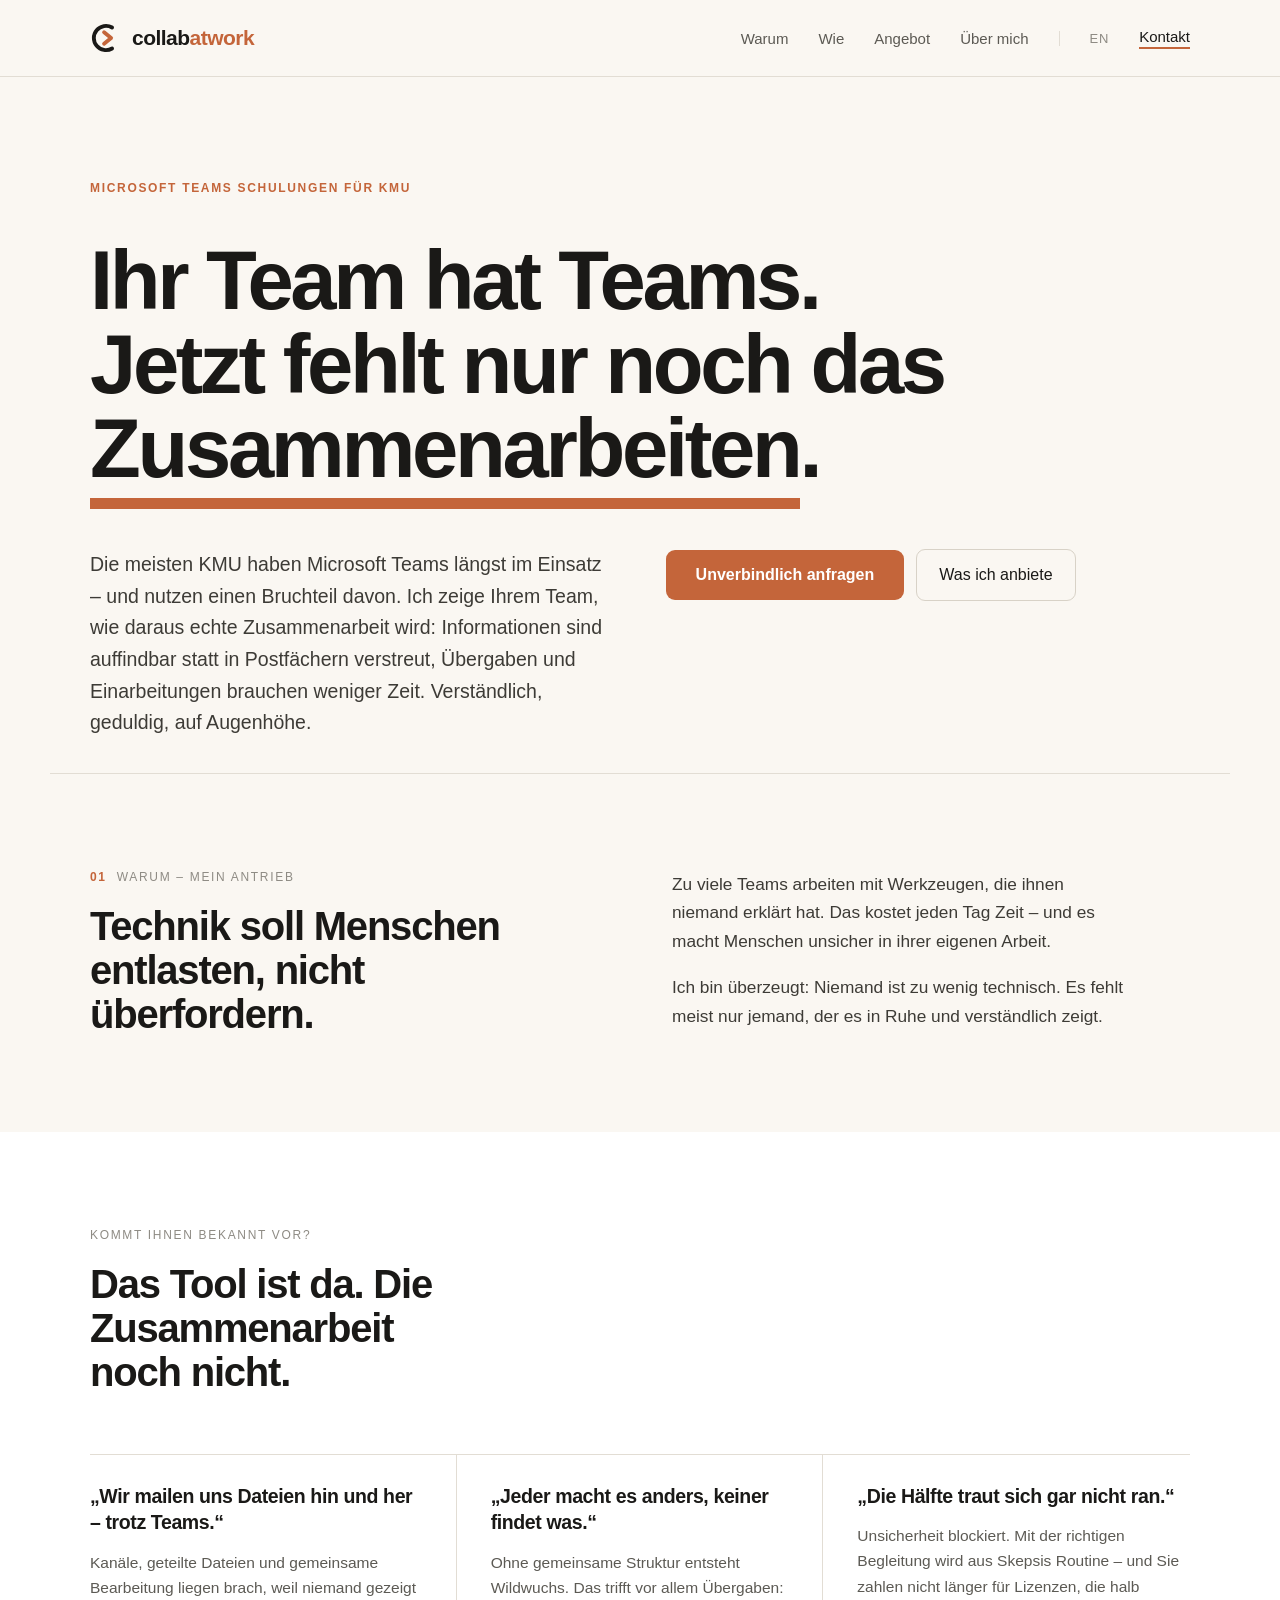
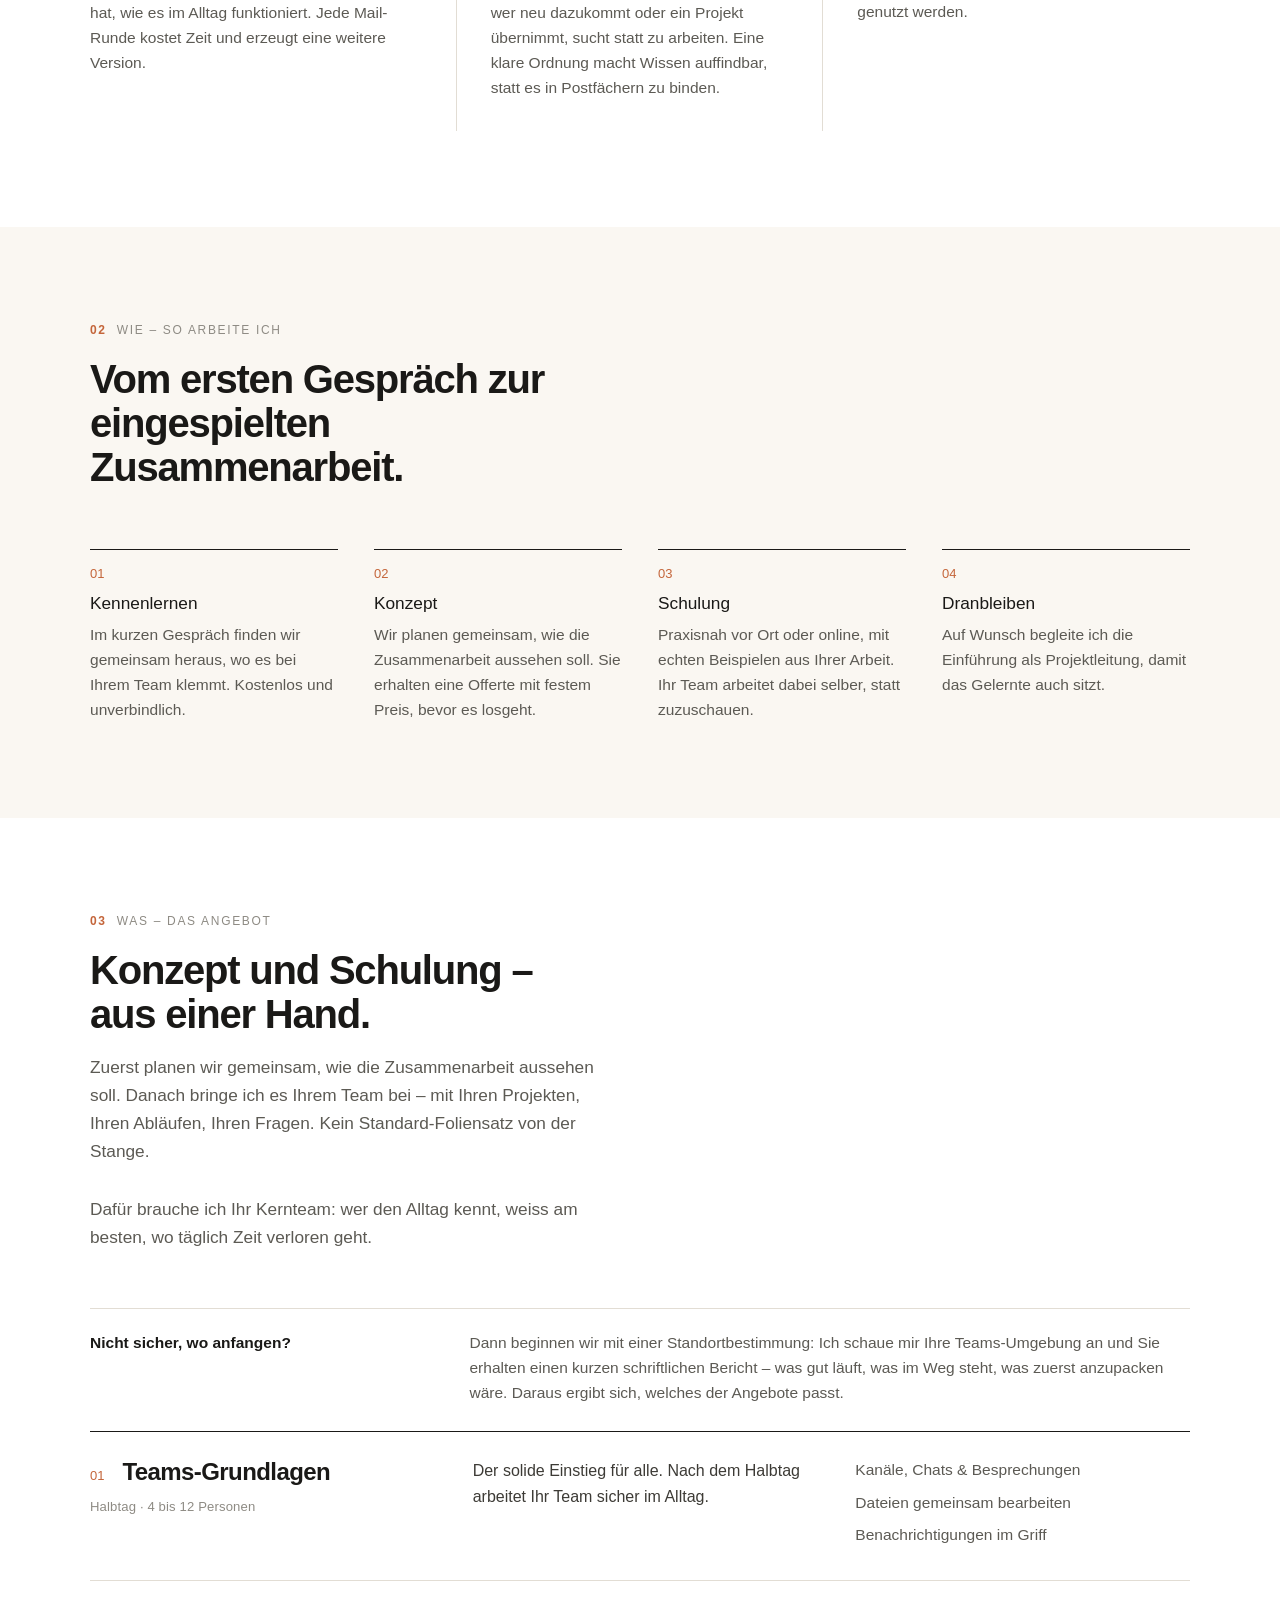
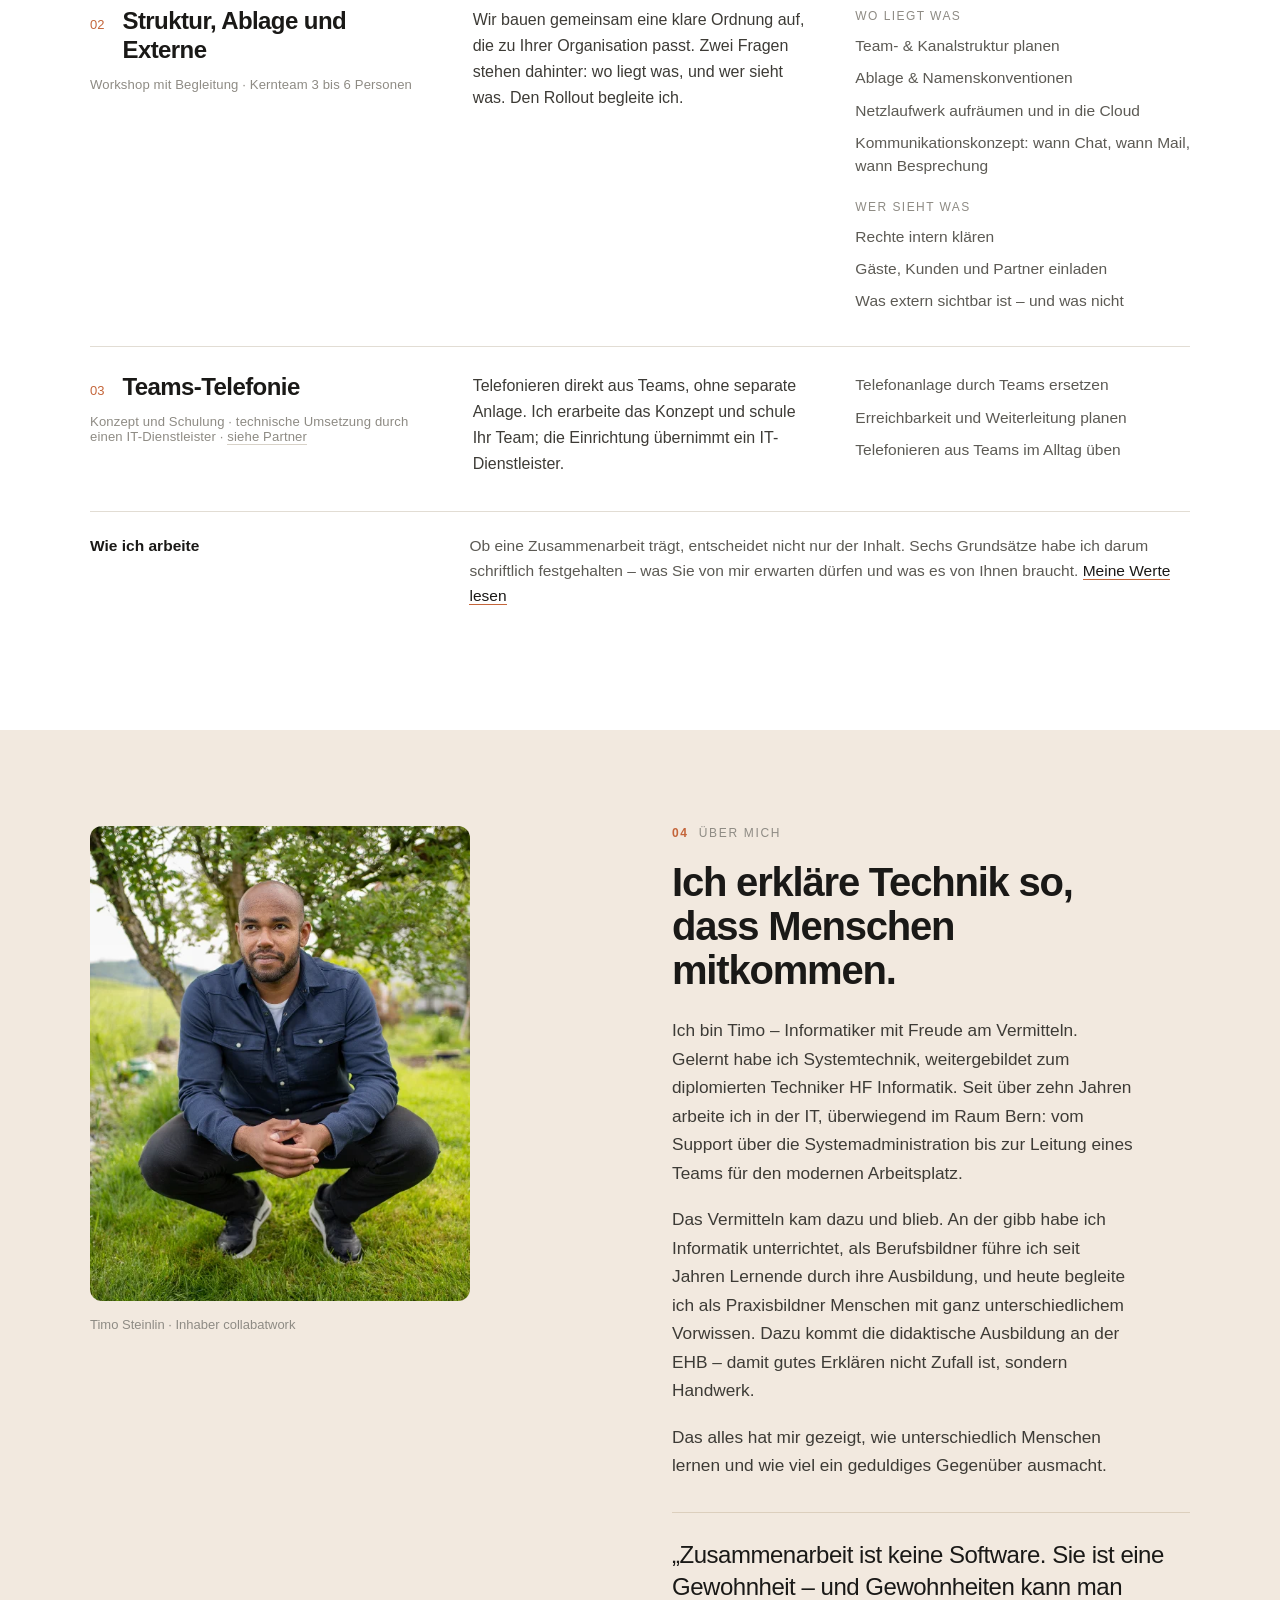
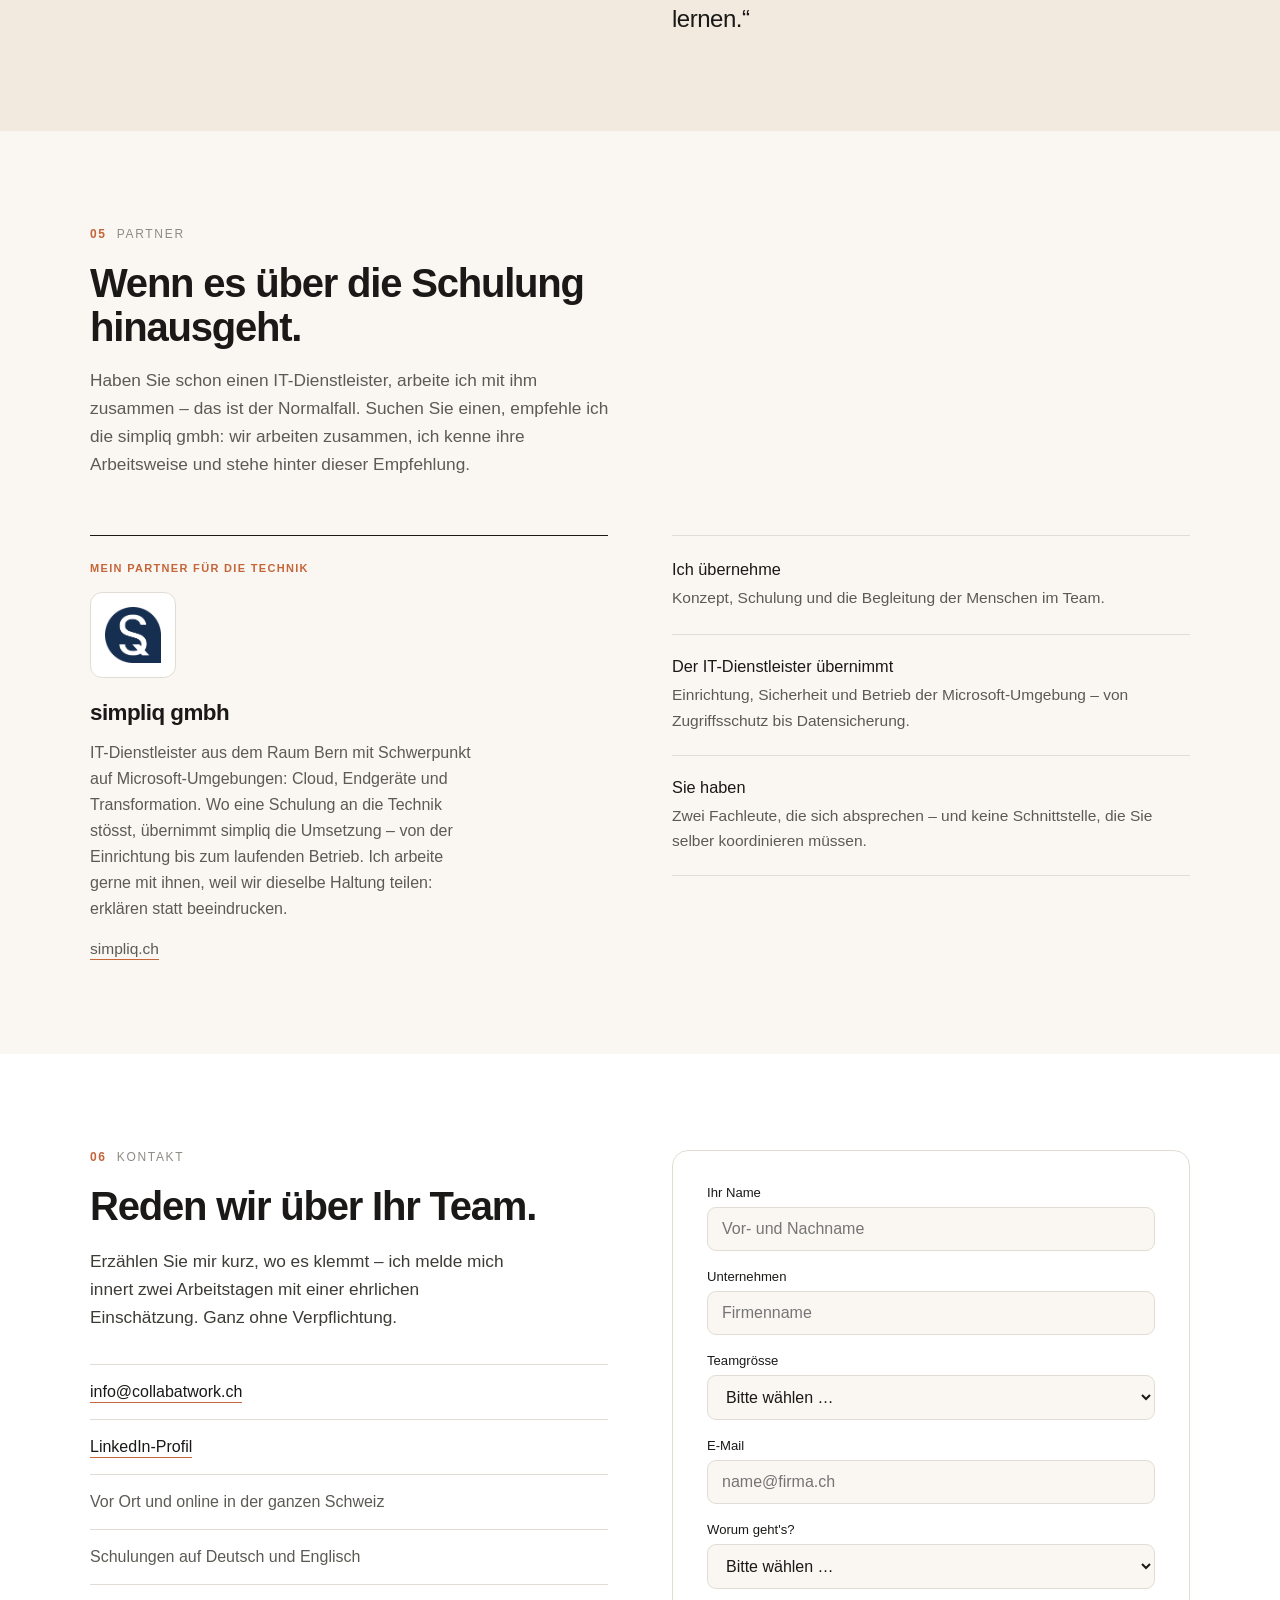
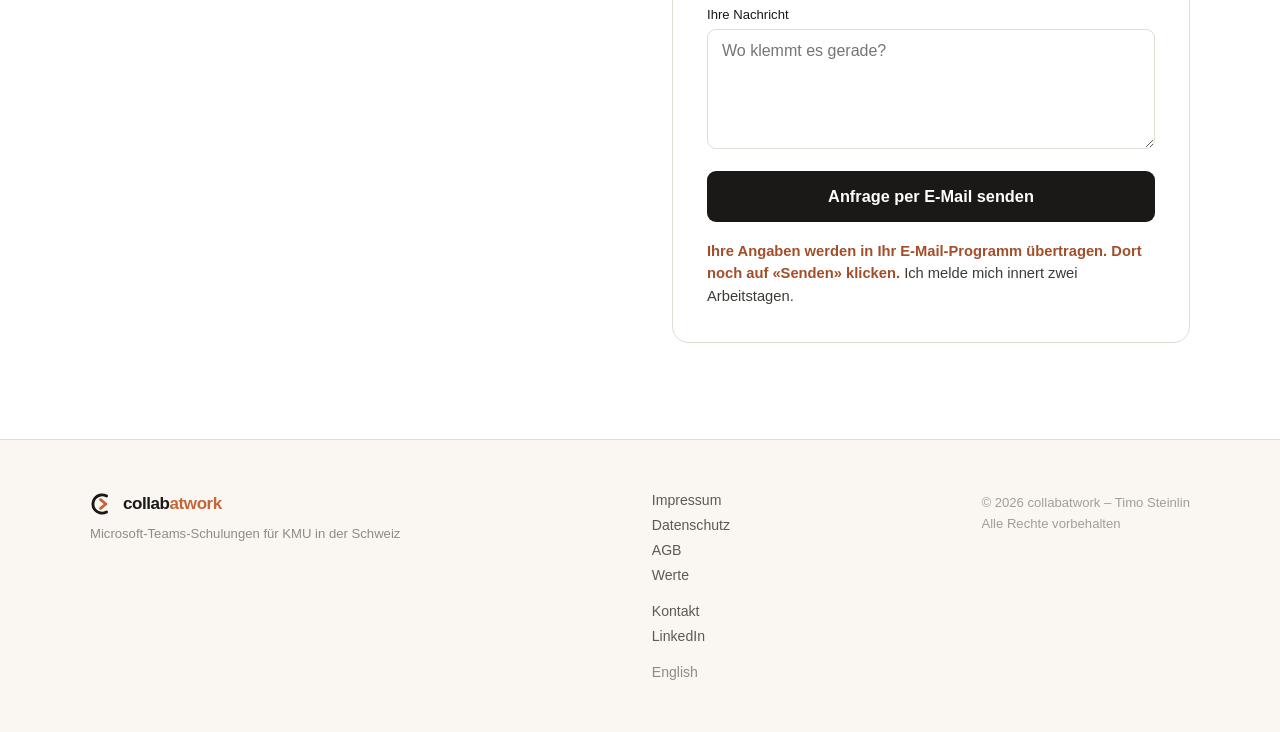
<file: index.html>
<!DOCTYPE html>
<html lang="de">
<head>
<meta charset="utf-8">
<meta name="viewport" content="width=device-width, initial-scale=1">
<title>collabatwork – MS Teams für KMU: Konzept und Schulung</title>
<meta name="description" content="Konzept, Struktur und Schulungen rund um Microsoft Teams für kleine und mittlere Unternehmen. Telefonie und Umzug vom Netzlaufwerk in die Cloud.">
<link rel="canonical" href="https://collabatwork.ch/">
<link rel="alternate" hreflang="de" href="https://collabatwork.ch/">
<link rel="alternate" hreflang="en" href="https://collabatwork.ch/en.html">
<meta property="og:title" content="collabatwork – MS Teams für KMU: Konzept und Schulung">
<meta property="og:description" content="Ihr Team hat Teams. Jetzt fehlt nur noch das Zusammenarbeiten.">
<meta property="og:type" content="website">
<meta property="og:locale" content="de_CH">
<meta property="og:url" content="https://collabatwork.ch/">
<meta property="og:image" content="https://collabatwork.ch/vorschau.png">
<meta property="og:image:width" content="1200">
<meta property="og:image:height" content="630">
<meta name="twitter:card" content="summary_large_image">
<link rel="icon" href="data:image/svg+xml,%3Csvg xmlns='http://www.w3.org/2000/svg' viewBox='0 0 100 100'%3E%3Cg fill='none' stroke-width='12' stroke-linecap='round' stroke-linejoin='round'%3E%3Cpath d='M69 17.1A38 38 0 1 0 69 82.9' stroke='%231A1917'/%3E%3Cpath d='M44 32 66 50 44 68' stroke='%23C4653A'/%3E%3C/g%3E%3C/svg%3E">
<link rel="stylesheet" href="style.css">
</head>
<body>
<!--
  collabatwork.ch – deutsche Startseite
  Erzeugt aus der Arbeitsfassung "collabatwork DE v4.dc.html". Änderungen bitte
  in beiden Sprachdateien nachziehen (index.html und en.html).

  Aufbau      : Kopfzeile, sieben Abschnitte, Fusszeile. Jeder Abschnitt unten kommentiert.
  Gestaltung  : Stile stehen absichtlich inline, damit die Seite ohne zweite Anfrage
                dargestellt wird. Übergreifende Regeln (Menü, Hover, Rechtsseiten): style.css
  Schrift     : Systemschrift des Geräts, es wird keine Schrift nachgeladen
  Farben      : Sand #FAF7F2 · Bänder #FFFFFF · Text #1A1917 · Fliesstext #3D3B36
                Leise #8E8B84 · Haarlinie #E2DDD4 · Signal (Marke) #C4653A · Dunkelfeld #1A1917
  Raster      : max. 1180px breit, Rand clamp(20px,4vw,40px), Abstand clamp(56px,8vw,96px)
  Verhalten   : site.js – mobiles Menü und Kontaktformular
  Hosting     : Infomaniak, Schweiz. Keine externen Verbindungen, kein PHP nötig
-->
<div style="width:100%;background:#FAF7F2">

    <!-- KOPFZEILE – Logo, Navigation, Sprachumschalter, Menüknopf für Mobil -->
    <header style="position:sticky;top:0;z-index:40;background:rgba(250,247,242,.94);backdrop-filter:blur(8px);border-bottom:1px solid #E2DDD4">
    <div style="max-width:1180px;margin:0 auto;padding:0 clamp(20px,4vw,40px);height:76px;display:flex;align-items:center;justify-content:space-between;gap:20px">
      <a href="#top" style="display:flex;align-items:center;gap:10px;text-decoration:none;flex-shrink:0">
        <svg width="32" height="32" viewBox="0 0 100 100" fill="none" aria-hidden="true"><path d="M69 17.1A38 38 0 1 0 69 82.9" stroke="#1A1917" stroke-width="12" stroke-linecap="round"></path><path d="M44 32 66 50 44 68" stroke="#C4653A" stroke-width="12" stroke-linecap="round" stroke-linejoin="round"></path></svg>
        <span style="font-size:21px;font-weight:600;letter-spacing:-.025em">collab<span style="color:#C4653A">atwork</span></span>
      </a>
      <nav class="cw-nav" style="display:flex;align-items:center;gap:30px;font-size:15px">
        <a href="#warum" style="text-decoration:none;color:#5C5A54">Warum</a>
        <a href="#wie" style="text-decoration:none;color:#5C5A54">Wie</a>
        <a href="#angebot" style="text-decoration:none;color:#5C5A54">Angebot</a>
        <a href="#ueber" style="text-decoration:none;color:#5C5A54">Über mich</a>
        <a href="en.html" style="text-decoration:none;color:#8E8B84;font-size:13px;letter-spacing:.06em;padding-left:30px;border-left:1px solid #E2DDD4">EN</a>
        <a href="#kontakt" style="text-decoration:none;color:#1A1917;font-weight:500;border-bottom:2px solid #C4653A;padding-bottom:2px">Kontakt</a>
      </nav>
      <a class="cw-lang-mob" href="en.html" style="text-decoration:none;margin-left:auto;align-items:center;justify-content:center;height:44px;padding:0 15px;border:1px solid #E2DDD4;border-radius:10px;font-size:13px;font-weight:600;letter-spacing:.06em;color:#5C5A54;flex-shrink:0">EN</a>
      <button type="button" class="cw-burger" aria-label="Menü" style="display:none;width:44px;height:44px;flex-direction:column;align-items:center;justify-content:center;gap:5px;background:none;border:1px solid #E2DDD4;border-radius:10px;cursor:pointer;padding:0">
        <span style="width:18px;height:1.5px;background:#1A1917;display:block"></span>
        <span style="width:18px;height:1.5px;background:#1A1917;display:block"></span>
      </button>
    </div>
    
      <nav class="cw-mob" style="border-top:1px solid #E2DDD4;padding:4px clamp(20px,4vw,40px) 20px;flex-direction:column">
        <a href="#warum" style="text-decoration:none;padding:15px 0;border-bottom:1px solid #EDEBE6;font-size:17px">Warum</a>
        <a href="#wie" style="text-decoration:none;padding:15px 0;border-bottom:1px solid #EDEBE6;font-size:17px">Wie</a>
        <a href="#angebot" style="text-decoration:none;padding:15px 0;border-bottom:1px solid #EDEBE6;font-size:17px">Angebot</a>
        <a href="#ueber" style="text-decoration:none;padding:15px 0;border-bottom:1px solid #EDEBE6;font-size:17px">Über mich</a>
        <a href="#kontakt" style="text-decoration:none;padding:15px 0;border-bottom:1px solid #EDEBE6;font-size:17px;color:#C4653A">Kontakt</a>
      </nav>
    
  </header>

  <main id="top" style="display:block">

    <!-- STARTBEREICH – Signet als Wasserzeichen, Schlagzeile, zwei Knöpfe, Angebotsleiste -->
    <section style="position:relative;overflow:hidden">
      <div style="position:relative;max-width:1180px;margin:0 auto;padding:clamp(52px,9vw,104px) clamp(20px,4vw,40px) clamp(18px,3vw,34px)">
        <div style="display:flex;align-items:center;gap:10px;margin-bottom:clamp(26px,5vw,44px)">
          <span style="font-size:12px;letter-spacing:.14em;text-transform:uppercase;color:#C4653A;font-weight:600">Microsoft Teams Schulungen für KMU</span>
        </div>
        <h1 style="margin:0;font-size:clamp(2.5rem,6.6vw,5.2rem);font-weight:700;line-height:1.01;letter-spacing:-.04em;max-width:20ch;text-wrap:pretty">Ihr Team hat Teams.<span style="display:block">Jetzt fehlt nur noch das <span style="border-bottom:.14em solid #C4653A;padding-bottom:.04em">Zusammenarbeiten</span>.</span></h1>
        <div style="display:grid;grid-template-columns:repeat(auto-fit,minmax(min(300px,100%),1fr));gap:clamp(24px,4vw,56px);margin-top:clamp(34px,6vw,58px);align-items:start">
          <p style="margin:0;font-size:clamp(1.04rem,1.6vw,1.22rem);line-height:1.62;color:#3D3B36;max-width:50ch">Die meisten KMU haben Microsoft Teams längst im Einsatz – und nutzen einen Bruchteil davon. Ich zeige Ihrem Team, wie daraus echte Zusammenarbeit wird: Informationen sind auffindbar statt in Postfächern verstreut, Übergaben und Einarbeitungen brauchen weniger Zeit. Verständlich, geduldig, auf Augenhöhe.</p>
          <div style="display:flex;flex-wrap:wrap;gap:12px;align-items:center">
            <a href="#kontakt" style="text-decoration:none;background:#C4653A;color:#fff;padding:16px 30px;border-radius:9px;font-size:16px;font-weight:600">Unverbindlich anfragen</a>
            <a href="#angebot" style="text-decoration:none;color:#1A1917;padding:16px 22px;border-radius:9px;border:1px solid #D8D2C7;font-size:16px;font-weight:500">Was ich anbiete</a>
          </div>
        </div>
      </div>
    </section>

    <!-- WARUM – Antrieb (Simon Sinek: Why) -->
    <section id="warum" style="max-width:1180px;margin:0 auto;padding:clamp(56px,8vw,96px) clamp(20px,4vw,40px);border-top:1px solid #E2DDD4">
      <div style="display:grid;grid-template-columns:repeat(auto-fit,minmax(min(300px,100%),1fr));gap:clamp(28px,5vw,72px)">
        <div>
          <div style="font-size:12px;letter-spacing:.14em;text-transform:uppercase;color:#8E8B84;margin-bottom:20px"><span style="color:#C4653A;font-weight:600">01</span> &nbsp;Warum – mein Antrieb</div>
          <h2 style="margin:0;font-size:clamp(1.7rem,3.4vw,2.5rem);font-weight:700;line-height:1.1;letter-spacing:-.03em;max-width:22ch;text-wrap:pretty">Technik soll Menschen entlasten, nicht überfordern.</h2>
        </div>
        <div>
          <p style="margin:0;font-size:1.08rem;line-height:1.65;color:#3D3B36;max-width:48ch">Zu viele Teams arbeiten mit Werkzeugen, die ihnen niemand erklärt hat. Das kostet jeden Tag Zeit – und es macht Menschen unsicher in ihrer eigenen Arbeit.</p>
          <p style="margin:18px 0 0;font-size:1.08rem;line-height:1.65;color:#3D3B36;max-width:48ch">Ich bin überzeugt: Niemand ist zu wenig technisch. Es fehlt meist nur jemand, der es in Ruhe und verständlich zeigt.</p>
        </div>
      </div>
    </section>

        <section style="background:#fff">
      <div style="max-width:1180px;margin:0 auto;padding:clamp(56px,8vw,96px) clamp(20px,4vw,40px)">
      <div style="font-size:12px;letter-spacing:.14em;text-transform:uppercase;color:#8E8B84;margin-bottom:20px">Kommt Ihnen bekannt vor?</div>
      <h2 style="margin:0 0 clamp(36px,6vw,60px);font-size:clamp(1.7rem,3.4vw,2.5rem);font-weight:700;line-height:1.1;letter-spacing:-.03em;max-width:20ch;text-wrap:pretty">Das Tool ist da. Die Zusammenarbeit noch nicht.</h2>
      <div style="display:grid;grid-template-columns:repeat(auto-fit,minmax(min(270px,100%),1fr));gap:0;border-top:1px solid #E2DDD4">
        <div style="padding:28px clamp(20px,3vw,34px) 30px 0;border-right:1px solid #E2DDD4">
          <div style="font-size:1.22rem;line-height:1.36;font-weight:600;letter-spacing:-.02em;margin-bottom:14px">„Wir mailen uns Dateien hin und her – trotz Teams.“</div>
          <p style="margin:0;font-size:.97rem;line-height:1.62;color:#5C5A54">Kanäle, geteilte Dateien und gemeinsame Bearbeitung liegen brach, weil niemand gezeigt hat, wie es im Alltag funktioniert. Jede Mail-Runde kostet Zeit und erzeugt eine weitere Version.</p>
        </div>
        <div style="padding:28px clamp(20px,3vw,34px) 30px;border-right:1px solid #E2DDD4">
          <div style="font-size:1.22rem;line-height:1.36;font-weight:600;letter-spacing:-.02em;margin-bottom:14px">„Jeder macht es anders, keiner findet was.“</div>
          <p style="margin:0;font-size:.97rem;line-height:1.62;color:#5C5A54">Ohne gemeinsame Struktur entsteht Wildwuchs. Das trifft vor allem Übergaben: wer neu dazukommt oder ein Projekt übernimmt, sucht statt zu arbeiten. Eine klare Ordnung macht Wissen auffindbar, statt es in Postfächern zu binden.</p>
        </div>
        <div style="padding:28px 0 30px clamp(20px,3vw,34px)">
          <div style="font-size:1.22rem;line-height:1.36;font-weight:600;letter-spacing:-.02em;margin-bottom:14px">„Die Hälfte traut sich gar nicht ran.“</div>
          <p style="margin:0;font-size:.97rem;line-height:1.62;color:#5C5A54">Unsicherheit blockiert. Mit der richtigen Begleitung wird aus Skepsis Routine – und Sie zahlen nicht länger für Lizenzen, die halb genutzt werden.</p>
        </div>
      </div>
    </div>
    </section>

    <!-- WIE – vier Schritte des Vorgehens (How) -->
    <section id="wie">
      <div style="max-width:1180px;margin:0 auto;padding:clamp(56px,8vw,96px) clamp(20px,4vw,40px)">
        <div style="font-size:12px;letter-spacing:.14em;text-transform:uppercase;color:#8E8B84;margin-bottom:20px"><span style="color:#C4653A;font-weight:600">02</span> &nbsp;Wie – so arbeite ich</div>
        <h2 style="margin:0 0 clamp(36px,6vw,60px);font-size:clamp(1.7rem,3.4vw,2.5rem);font-weight:700;line-height:1.1;letter-spacing:-.03em;max-width:24ch;text-wrap:pretty">Vom ersten Gespräch zur eingespielten Zusammenarbeit.</h2>
        <div style="display:grid;grid-template-columns:repeat(auto-fit,minmax(200px,1fr));gap:clamp(24px,3vw,36px)">
          <div style="border-top:1px solid #1A1917;padding-top:16px">
            <div style="font-size:13px;color:#C4653A;font-weight:500;margin-bottom:12px">01</div>
            <div style="font-size:1.08rem;font-weight:500;margin-bottom:8px">Kennenlernen</div>
            <p style="margin:0;font-size:.97rem;line-height:1.62;color:#5C5A54">Im kurzen Gespräch finden wir gemeinsam heraus, wo es bei Ihrem Team klemmt. Kostenlos und unverbindlich.</p>
          </div>
          <div style="border-top:1px solid #1A1917;padding-top:16px">
            <div style="font-size:13px;color:#C4653A;font-weight:500;margin-bottom:12px">02</div>
            <div style="font-size:1.08rem;font-weight:500;margin-bottom:8px">Konzept</div>
            <p style="margin:0;font-size:.97rem;line-height:1.62;color:#5C5A54">Wir planen gemeinsam, wie die Zusammenarbeit aussehen soll. Sie erhalten eine Offerte mit festem Preis, bevor es losgeht.</p>
          </div>
          <div style="border-top:1px solid #1A1917;padding-top:16px">
            <div style="font-size:13px;color:#C4653A;font-weight:500;margin-bottom:12px">03</div>
            <div style="font-size:1.08rem;font-weight:500;margin-bottom:8px">Schulung</div>
            <p style="margin:0;font-size:.97rem;line-height:1.62;color:#5C5A54">Praxisnah vor Ort oder online, mit echten Beispielen aus Ihrer Arbeit. Ihr Team arbeitet dabei selber, statt zuzuschauen.</p>
          </div>
          <div style="border-top:1px solid #1A1917;padding-top:16px">
            <div style="font-size:13px;color:#C4653A;font-weight:500;margin-bottom:12px">04</div>
            <div style="font-size:1.08rem;font-weight:500;margin-bottom:8px">Dranbleiben</div>
            <p style="margin:0;font-size:.97rem;line-height:1.62;color:#5C5A54">Auf Wunsch begleite ich die Einführung als Projektleitung, damit das Gelernte auch sitzt.</p>
          </div>
        </div>
      </div>
    </section>

    <!-- WAS – drei Angebote mit Umfangsangabe (What). Keine Preise, alles auf Anfrage -->
    <section id="angebot" style="background:#fff">
      <div style="max-width:1180px;margin:0 auto;padding:clamp(56px,8vw,96px) clamp(20px,4vw,40px)">
      <div style="font-size:12px;letter-spacing:.14em;text-transform:uppercase;color:#8E8B84;margin-bottom:20px"><span style="color:#C4653A;font-weight:600">03</span> &nbsp;Was – das Angebot</div>
      <h2 style="margin:0 0 18px;font-size:clamp(1.7rem,3.4vw,2.5rem);font-weight:700;line-height:1.1;letter-spacing:-.03em;max-width:22ch;text-wrap:pretty">Konzept und Schulung – aus einer Hand.</h2>
      <p style="margin:0 0 clamp(36px,6vw,56px);font-size:1.08rem;line-height:1.62;color:#5C5A54;max-width:54ch">Zuerst planen wir gemeinsam, wie die Zusammenarbeit aussehen soll. Danach bringe ich es Ihrem Team bei – mit Ihren Projekten, Ihren Abläufen, Ihren Fragen. Kein Standard-Foliensatz von der Stange.</p>
      <p style="margin:-26px 0 clamp(36px,6vw,56px);font-size:1.08rem;line-height:1.62;color:#5C5A54;max-width:54ch">Dafür brauche ich Ihr Kernteam: wer den Alltag kennt, weiss am besten, wo täglich Zeit verloren geht.</p>

      <div style="border-top:1px solid #E2DDD4;padding:22px 0 26px;display:grid;grid-template-columns:repeat(auto-fit,minmax(min(280px,100%),1fr));gap:clamp(16px,3vw,40px);align-items:baseline">
        <div style="font-size:.97rem;font-weight:600;color:#1A1917">Nicht sicher, wo anfangen?</div>
        <p style="margin:0;grid-column:span 2;font-size:.97rem;line-height:1.6;color:#5C5A54">Dann beginnen wir mit einer Standortbestimmung: Ich schaue mir Ihre Teams-Umgebung an und Sie erhalten einen kurzen schriftlichen Bericht – was gut läuft, was im Weg steht, was zuerst anzupacken wäre. Daraus ergibt sich, welches der Angebote passt.</p>
      </div>

      <div style="display:grid;grid-template-columns:repeat(auto-fit,minmax(min(280px,100%),1fr));gap:clamp(20px,4vw,48px);border-top:1px solid #1A1917;padding:26px 0 34px">
        <div>
          <div style="display:flex;gap:18px;align-items:baseline">
          <span style="font-size:13px;color:#C4653A;font-weight:500">01</span>
          <h3 style="margin:0;font-size:1.5rem;font-weight:600;letter-spacing:-.024em;line-height:1.2">Teams-Grundlagen</h3>
        </div>
          <div style="margin-top:12px;font-size:.82rem;color:#8E8B84;letter-spacing:.01em">Halbtag · 4 bis 12 Personen</div>
        </div>
        <p style="margin:0;font-size:1rem;line-height:1.62;color:#3D3B36">Der solide Einstieg für alle. Nach dem Halbtag arbeitet Ihr Team sicher im Alltag.</p>
        <div style="display:flex;flex-direction:column;gap:9px;font-size:.97rem;color:#5C5A54;line-height:1.5">
          <div>Kanäle, Chats &amp; Besprechungen</div>
          <div>Dateien gemeinsam bearbeiten</div>
          <div>Benachrichtigungen im Griff</div>
        </div>
      </div>
      <div style="display:grid;grid-template-columns:repeat(auto-fit,minmax(min(280px,100%),1fr));gap:clamp(20px,4vw,48px);border-top:1px solid #E2DDD4;padding:26px 0 34px">
        <div>
          <div style="display:flex;gap:18px;align-items:baseline">
          <span style="font-size:13px;color:#C4653A;font-weight:500">02</span>
          <h3 style="margin:0;font-size:1.5rem;font-weight:600;letter-spacing:-.024em;line-height:1.2">Struktur, Ablage und Externe</h3>
        </div>
          <div style="margin-top:12px;font-size:.82rem;color:#8E8B84;letter-spacing:.01em">Workshop mit Begleitung · Kernteam 3 bis 6 Personen</div>
        </div>
        <p style="margin:0;font-size:1rem;line-height:1.62;color:#3D3B36">Wir bauen gemeinsam eine klare Ordnung auf, die zu Ihrer Organisation passt. Zwei Fragen stehen dahinter: wo liegt was, und wer sieht was. Den Rollout begleite ich.</p>
        <div style="display:flex;flex-direction:column;gap:20px;font-size:.97rem;color:#5C5A54;line-height:1.5">
          <div style="display:flex;flex-direction:column;gap:9px">
            <div style="font-size:12px;letter-spacing:.12em;text-transform:uppercase;color:#8E8B84">Wo liegt was</div>
            <div>Team- &amp; Kanalstruktur planen</div>
            <div>Ablage &amp; Namenskonventionen</div>
            <div>Netzlaufwerk aufräumen und in die Cloud</div>
            <div>Kommunikationskonzept: wann Chat, wann Mail, wann Besprechung</div>
          </div>
          <div style="display:flex;flex-direction:column;gap:9px">
            <div style="font-size:12px;letter-spacing:.12em;text-transform:uppercase;color:#8E8B84">Wer sieht was</div>
            <div>Rechte intern klären</div>
            <div>Gäste, Kunden und Partner einladen</div>
            <div>Was extern sichtbar ist – und was nicht</div>
          </div>
        </div>
      </div>
      <div style="display:grid;grid-template-columns:repeat(auto-fit,minmax(min(280px,100%),1fr));gap:clamp(20px,4vw,48px);border-top:1px solid #E2DDD4;border-bottom:1px solid #E2DDD4;padding:26px 0 34px">
        <div>
          <div style="display:flex;gap:18px;align-items:baseline">
            <span style="font-size:13px;color:#C4653A;font-weight:500">03</span>
            <h3 style="margin:0;font-size:1.5rem;font-weight:600;letter-spacing:-.024em;line-height:1.2">Teams-Telefonie</h3>
          </div>
          <div style="margin-top:12px;font-size:.82rem;color:#8E8B84;letter-spacing:.01em">Konzept und Schulung · technische Umsetzung durch einen IT-Dienstleister · <a href="#partner" style="color:#8E8B84;text-decoration:none;border-bottom:1px solid #D8D2C8">siehe Partner</a></div>
        </div>
        <p style="margin:0;font-size:1rem;line-height:1.62;color:#3D3B36">Telefonieren direkt aus Teams, ohne separate Anlage. Ich erarbeite das Konzept und schule Ihr Team; die Einrichtung übernimmt ein IT-Dienstleister.</p>
        <div style="display:flex;flex-direction:column;gap:9px;font-size:.97rem;color:#5C5A54;line-height:1.5">
          <div>Telefonanlage durch Teams ersetzen</div>
          <div>Erreichbarkeit und Weiterleitung planen</div>
          <div>Telefonieren aus Teams im Alltag üben</div>
        </div>
      </div>
      <div style="padding:22px 0 26px;display:grid;grid-template-columns:repeat(auto-fit,minmax(min(280px,100%),1fr));gap:clamp(16px,3vw,40px);align-items:baseline">
        <div style="font-size:.97rem;font-weight:600;color:#1A1917">Wie ich arbeite</div>
        <p style="margin:0;grid-column:span 2;font-size:.97rem;line-height:1.6;color:#5C5A54">Ob eine Zusammenarbeit trägt, entscheidet nicht nur der Inhalt. Sechs Grundsätze habe ich darum schriftlich festgehalten – was Sie von mir erwarten dürfen und was es von Ihnen braucht. <a href="werte.html" style="color:#1A1917;text-decoration:none;border-bottom:1px solid #C4653A">Meine Werte lesen</a></p>
      </div>
    </div>
    </section>

    <!-- ÜBER MICH – Porträt und Werdegang -->
    <section id="ueber" style="background:#F2E9DF">
      <div style="max-width:1180px;margin:0 auto;padding:clamp(56px,8vw,96px) clamp(20px,4vw,40px);display:grid;grid-template-columns:repeat(auto-fit,minmax(min(300px,100%),1fr));gap:clamp(32px,5vw,72px);align-items:start">
        <div>
          <img src="timo.webp" width="533" height="800" alt="Timo Steinlin" loading="lazy" decoding="async" style="width:100%;max-width:380px;height:auto;aspect-ratio:4/5;object-fit:cover;display:block;border-radius:12px;background:#F0EBE3">
          <div style="margin-top:14px;font-size:13px;color:#8E8B84;line-height:1.5;max-width:380px">Timo Steinlin · Inhaber collabatwork</div>
        </div>
        <div>
          <div style="font-size:12px;letter-spacing:.14em;text-transform:uppercase;color:#8E8B84;margin-bottom:20px"><span style="color:#C4653A;font-weight:600">04</span> &nbsp;Über mich</div>
          <h2 style="margin:0 0 24px;font-size:clamp(1.7rem,3.4vw,2.5rem);font-weight:700;line-height:1.1;letter-spacing:-.03em;max-width:22ch;text-wrap:pretty">Ich erkläre Technik so, dass Menschen mitkommen.</h2>
          <p style="margin:0;font-size:1.08rem;line-height:1.65;color:#3D3B36;max-width:48ch">Ich bin Timo – Informatiker mit Freude am Vermitteln. Gelernt habe ich Systemtechnik, weitergebildet zum diplomierten Techniker HF Informatik. Seit über zehn Jahren arbeite ich in der IT, überwiegend im Raum Bern: vom Support über die Systemadministration bis zur Leitung eines Teams für den modernen Arbeitsplatz.</p>
          <p style="margin:18px 0 0;font-size:1.08rem;line-height:1.65;color:#3D3B36;max-width:48ch">Das Vermitteln kam dazu und blieb. An der gibb habe ich Informatik unterrichtet, als Berufsbildner führe ich seit Jahren Lernende durch ihre Ausbildung, und heute begleite ich als Praxisbildner Menschen mit ganz unterschiedlichem Vorwissen. Dazu kommt die didaktische Ausbildung an der EHB – damit gutes Erklären nicht Zufall ist, sondern Handwerk.</p>
          <p style="margin:18px 0 0;font-size:1.08rem;line-height:1.65;color:#3D3B36;max-width:48ch">Das alles hat mir gezeigt, wie unterschiedlich Menschen lernen und wie viel ein geduldiges Gegenüber ausmacht.</p>
          <div style="margin-top:32px;padding-top:26px;border-top:1px solid #DCCFBD;font-size:clamp(1.2rem,2.2vw,1.5rem);line-height:1.34;letter-spacing:-.02em;color:#1A1917;max-width:40ch">„Zusammenarbeit ist keine Software. Sie ist eine Gewohnheit – und Gewohnheiten kann man lernen.“</div>
        </div>
      </div>
    </section>

        <section id="partner" style="max-width:1180px;margin:0 auto;padding:clamp(56px,8vw,96px) clamp(20px,4vw,40px)">
      <div style="font-size:12px;letter-spacing:.14em;text-transform:uppercase;color:#8E8B84;margin-bottom:20px"><span style="color:#C4653A;font-weight:600">05</span> &nbsp;Partner</div>
      <h2 style="margin:0 0 18px;font-size:clamp(1.7rem,3.4vw,2.5rem);font-weight:700;line-height:1.1;letter-spacing:-.03em;max-width:24ch;text-wrap:pretty">Wenn es über die Schulung hinausgeht.</h2>
      <p style="margin:0 0 clamp(36px,6vw,56px);font-size:1.08rem;line-height:1.62;color:#5C5A54;max-width:54ch">Haben Sie schon einen IT-Dienstleister, arbeite ich mit ihm zusammen – das ist der Normalfall. Suchen Sie einen, empfehle ich die simpliq gmbh: wir arbeiten zusammen, ich kenne ihre Arbeitsweise und stehe hinter dieser Empfehlung.</p>
      <div style="display:grid;grid-template-columns:repeat(auto-fit,minmax(min(300px,100%),1fr));gap:clamp(32px,5vw,64px);align-items:start">
        <div style="border-top:1px solid #1A1917;padding-top:26px">
          <div style="font-size:11px;letter-spacing:.12em;text-transform:uppercase;color:#C4653A;font-weight:600;margin-bottom:18px">Mein Partner für die Technik</div>
          <div style="display:inline-flex;background:#fff;border:1px solid #E2DDD4;border-radius:12px;padding:14px;margin-bottom:22px"><img src="simpliq.png" width="1000" height="1000" alt="simpliq gmbh" loading="lazy" decoding="async" style="width:56px;height:56px"></div>
          <h3 style="margin:0 0 14px;font-size:1.4rem;font-weight:600;letter-spacing:-.024em">simpliq gmbh</h3>
          <p style="margin:0 0 18px;font-size:1rem;line-height:1.62;color:#5C5A54;max-width:44ch">IT-Dienstleister aus dem Raum Bern mit Schwerpunkt auf Microsoft-Umgebungen: Cloud, Endgeräte und Transformation. Wo eine Schulung an die Technik stösst, übernimmt simpliq die Umsetzung – von der Einrichtung bis zum laufenden Betrieb. Ich arbeite gerne mit ihnen, weil wir dieselbe Haltung teilen: erklären statt beeindrucken.</p>
          <a href="https://simpliq.ch/" target="_blank" rel="noopener" style="font-size:.97rem;color:#5C5A54;text-decoration:none;border-bottom:1px solid #C4653A;padding-bottom:2px">simpliq.ch</a>
        </div>
        <div>
          <div style="border-top:1px solid #E2DDD4;padding:24px 0">
            <span style="display:block;font-size:1.02rem;font-weight:500;margin-bottom:6px">Ich übernehme</span>
            <span style="font-size:.97rem;line-height:1.62;color:#5C5A54">Konzept, Schulung und die Begleitung der Menschen im Team.</span>
          </div>
          <div style="border-top:1px solid #E2DDD4;padding:22px 0">
            <span style="display:block;font-size:1.02rem;font-weight:500;margin-bottom:6px">Der IT-Dienstleister übernimmt</span>
            <span style="font-size:.97rem;line-height:1.62;color:#5C5A54">Einrichtung, Sicherheit und Betrieb der Microsoft-Umgebung – von Zugriffsschutz bis Datensicherung.</span>
          </div>
          <div style="border-top:1px solid #E2DDD4;border-bottom:1px solid #E2DDD4;padding:22px 0">
            <span style="display:block;font-size:1.02rem;font-weight:500;margin-bottom:6px">Sie haben</span>
            <span style="font-size:.97rem;line-height:1.62;color:#5C5A54">Zwei Fachleute, die sich absprechen – und keine Schnittstelle, die Sie selber koordinieren müssen.</span>
          </div>
        </div>
      </div>
    </section>

    <!-- KONTAKT – Formular ohne Server: baut im Browser eine mailto-Nachricht (siehe site.js) -->
    <section id="kontakt" style="background:#fff">
      <div style="max-width:1180px;margin:0 auto;padding:clamp(56px,8vw,96px) clamp(20px,4vw,40px);display:grid;grid-template-columns:repeat(auto-fit,minmax(min(300px,100%),1fr));gap:clamp(32px,5vw,64px);align-items:start">
        <div>
          <div style="font-size:12px;letter-spacing:.14em;text-transform:uppercase;color:#8E8B84;margin-bottom:20px"><span style="color:#C4653A;font-weight:600">06</span> &nbsp;Kontakt</div>
          <h2 style="margin:0 0 20px;font-size:clamp(1.7rem,3.4vw,2.5rem);font-weight:700;line-height:1.1;letter-spacing:-.03em">Reden wir über Ihr Team.</h2>
          <p style="margin:0 0 32px;font-size:1.08rem;line-height:1.62;color:#3D3B36;max-width:44ch">Erzählen Sie mir kurz, wo es klemmt – ich melde mich innert zwei Arbeitstagen mit einer ehrlichen Einschätzung. Ganz ohne Verpflichtung.</p>
          <div style="border-top:1px solid #E2DDD4;padding:18px 0;font-size:1rem">
            <a href="mailto:info@collabatwork.ch" style="text-decoration:none;font-weight:500;border-bottom:1px solid #C4653A;padding-bottom:2px">info@collabatwork.ch</a>
          </div>
          <div style="border-top:1px solid #E2DDD4;padding:18px 0;font-size:1rem">
            <a href="https://www.linkedin.com/in/timo-steinlin/" target="_blank" rel="noopener" style="text-decoration:none;font-weight:500;border-bottom:1px solid #C4653A;padding-bottom:2px">LinkedIn-Profil</a>
          </div>
          <div style="border-top:1px solid #E2DDD4;padding:18px 0;font-size:1rem;color:#5C5A54">Vor Ort und online in der ganzen Schweiz</div>
          <div style="border-top:1px solid #E2DDD4;border-bottom:1px solid #E2DDD4;padding:18px 0;font-size:1rem;color:#5C5A54">Schulungen auf Deutsch und Englisch</div>
        </div>
        <div>
          
            <form data-mailto="info@collabatwork.ch" data-labels='{"name":"Name","firma":"Unternehmen","email":"E-Mail","groesse":"Teamgrösse","thema":"Thema","msg":"Nachricht","none":"keine Angabe","subject":"Anfrage Teams-Schulung","copy":"Angaben kopieren","copied":"Kopiert"}' novalidate style="background:#fff;border:1px solid #E2DDD4;border-radius:16px;padding:clamp(22px,4vw,34px);display:flex;flex-direction:column;gap:18px">
              <div style="position:absolute;left:-9999px" aria-hidden="true"><input name="website" type="text" tabindex="-1" autocomplete="off"></div>
              <div>
                <label for="cw-name" style="display:block;font-size:.82rem;font-weight:500;margin-bottom:7px">Ihr Name</label>
                <input id="cw-name" name="name" type="text" placeholder="Vor- und Nachname" autocomplete="name" style="width:100%;padding:12px 14px;border:1px solid #E2DDD4;font-family:inherit;font-size:1rem;background:#FAF7F2;color:#1A1917;border-radius:9px">
              </div>
              <div>
                <label for="cw-firma" style="display:block;font-size:.82rem;font-weight:500;margin-bottom:7px">Unternehmen</label>
                <input id="cw-firma" name="firma" type="text" placeholder="Firmenname" autocomplete="organization" style="width:100%;padding:12px 14px;border:1px solid #E2DDD4;font-family:inherit;font-size:1rem;background:#FAF7F2;color:#1A1917;border-radius:9px">
              </div>
              <div>
                <label for="cw-groesse" style="display:block;font-size:.82rem;font-weight:500;margin-bottom:7px">Teamgrösse</label>
                <select id="cw-groesse" name="groesse" style="width:100%;padding:12px 14px;border:1px solid #E2DDD4;font-family:inherit;font-size:1rem;background:#FAF7F2;color:#1A1917;border-radius:9px">
                  <option value="">Bitte wählen …</option>
                  <option>Bis 10 Personen</option>
                  <option>11 bis 25 Personen</option>
                  <option>26 bis 50 Personen</option>
                  <option>Mehr als 50 Personen</option>
                </select>
              </div>
              <div>
                <label for="cw-email" style="display:block;font-size:.82rem;font-weight:500;margin-bottom:7px">E-Mail</label>
                <input id="cw-email" name="email" type="email" placeholder="name@firma.ch" autocomplete="email" style="width:100%;padding:12px 14px;border:1px solid #E2DDD4;font-family:inherit;font-size:1rem;background:#FAF7F2;color:#1A1917;border-radius:9px">
              </div>
              <div>
                <label for="cw-thema" style="display:block;font-size:.82rem;font-weight:500;margin-bottom:7px">Worum geht's?</label>
                <select id="cw-thema" name="thema" style="width:100%;padding:12px 14px;border:1px solid #E2DDD4;font-family:inherit;font-size:1rem;background:#FAF7F2;color:#1A1917;border-radius:9px">
                  <option value="">Bitte wählen …</option>
                  <option>Teams-Grundlagen</option>
                  <option>Struktur, Ablage und Externe</option>
                  <option>Teams-Telefonie</option>
                  <option>Standortbestimmung</option>
                  <option>Mehreres davon</option>
                  <option>Noch unklar – beraten Sie mich</option>
                </select>
              </div>
              <div>
                <label for="cw-msg" style="display:block;font-size:.82rem;font-weight:500;margin-bottom:7px">Ihre Nachricht</label>
                <textarea id="cw-msg" name="msg" placeholder="Wo klemmt es gerade?" style="width:100%;padding:12px 14px;border:1px solid #E2DDD4;font-family:inherit;font-size:1rem;background:#fff;color:#1A1917;min-height:120px;resize:vertical;border-radius:9px"></textarea>
              </div>
              
                <div class="cw-err" hidden style="font-size:.88rem;color:#A34E29;background:#F7EBE4;border-radius:9px;padding:11px 14px">Bitte Name, Unternehmen, eine gültige E-Mail-Adresse und eine kurze Nachricht ausfüllen.</div>
              
              <button type="submit" style="background:#1A1917;color:#fff;border:none;padding:16px;border-radius:9px;font-family:inherit;font-size:1.02rem;font-weight:600;cursor:pointer">Anfrage per E-Mail senden</button>
              <p style="margin:0;font-size:.92rem;line-height:1.55;color:#3D3B36"><strong style="font-weight:600;color:#A34E29">Ihre Angaben werden in Ihr E-Mail-Programm übertragen. Dort noch auf «Senden» klicken.</strong> Ich melde mich innert zwei Arbeitstagen.</p>
            </form>

            <div class="cw-done" hidden style="background:#fff;border:1px solid #1A1917;border-radius:16px;padding:clamp(22px,4vw,34px);display:flex;flex-direction:column;gap:16px">
              <div style="font-size:1.08rem;font-weight:500">Ihr E-Mail-Programm sollte sich geöffnet haben.</div>
              <p style="margin:0;font-size:.97rem;line-height:1.62;color:#5C5A54">Dort steht Ihre Anfrage bereits fertig – Sie müssen nur noch auf «Senden» klicken. Falls sich nichts geöffnet hat, kopieren Sie die Angaben und schicken sie an <a href="mailto:info@collabatwork.ch">info@collabatwork.ch</a>.</p>
              <div style="display:flex;gap:12px;flex-wrap:wrap">
                <button type="button" data-copy style="background:#1A1917;color:#fff;border:none;padding:11px 20px;border-radius:8px;font-family:inherit;font-size:.88rem;font-weight:500;cursor:pointer">Angaben kopieren</button>
                <button type="button" data-reset style="background:none;color:#1A1917;border:1px solid #E2DDD4;padding:11px 20px;border-radius:8px;font-family:inherit;font-size:.88rem;cursor:pointer">Neue Anfrage</button>
              </div>
            </div>
        </div>
      </div>
    </section>

  </main>

  <!-- FUSSZEILE – Rechtsseiten und Sprachwechsel -->
    <footer style="border-top:1px solid #E2DDD4">
    <div style="max-width:1180px;margin:0 auto;padding:clamp(38px,6vw,52px) clamp(20px,4vw,40px);display:flex;justify-content:space-between;align-items:flex-start;flex-wrap:wrap;gap:28px">
      <div style="display:flex;flex-direction:column;gap:10px">
        <a href="#top" style="display:flex;align-items:center;gap:9px;text-decoration:none">
          <svg width="24" height="24" viewBox="0 0 100 100" fill="none" aria-hidden="true"><path d="M69 17.1A38 38 0 1 0 69 82.9" stroke="#1A1917" stroke-width="12" stroke-linecap="round"></path><path d="M44 32 66 50 44 68" stroke="#C4653A" stroke-width="12" stroke-linecap="round" stroke-linejoin="round"></path></svg>
          <span style="font-size:17px;font-weight:600;letter-spacing:-.025em">collab<span style="color:#C4653A">atwork</span></span>
        </a>
        <span style="font-size:.82rem;color:#8E8B84">Microsoft-Teams-Schulungen für KMU in der Schweiz</span>
      </div>
      <div style="display:flex;flex-direction:column;gap:20px;font-size:.88rem">
        <div style="display:flex;flex-direction:column;gap:9px">
          <a href="rechtliches.html" style="text-decoration:none;color:#5C5A54">Impressum</a>
          <a href="rechtliches.html#datenschutz" style="text-decoration:none;color:#5C5A54">Datenschutz</a>
          <a href="agb.html" style="text-decoration:none;color:#5C5A54">AGB</a>
          <a href="werte.html" style="text-decoration:none;color:#5C5A54">Werte</a>
        </div>
        <div style="display:flex;flex-direction:column;gap:9px">
          <a href="mailto:info@collabatwork.ch" style="text-decoration:none;color:#5C5A54">Kontakt</a>
          <a href="https://www.linkedin.com/in/timo-steinlin/" target="_blank" rel="noopener" style="text-decoration:none;color:#5C5A54">LinkedIn</a>
        </div>
        <a href="en.html" style="text-decoration:none;color:#8E8B84">English</a>
      </div>
      <div style="font-size:.82rem;color:#A19E97;line-height:1.6">© 2026 collabatwork – Timo Steinlin<br>Alle Rechte vorbehalten</div>
    </div>
  </footer>
</div>
<script src="site.js" defer></script>
</body>
</html>
</file>
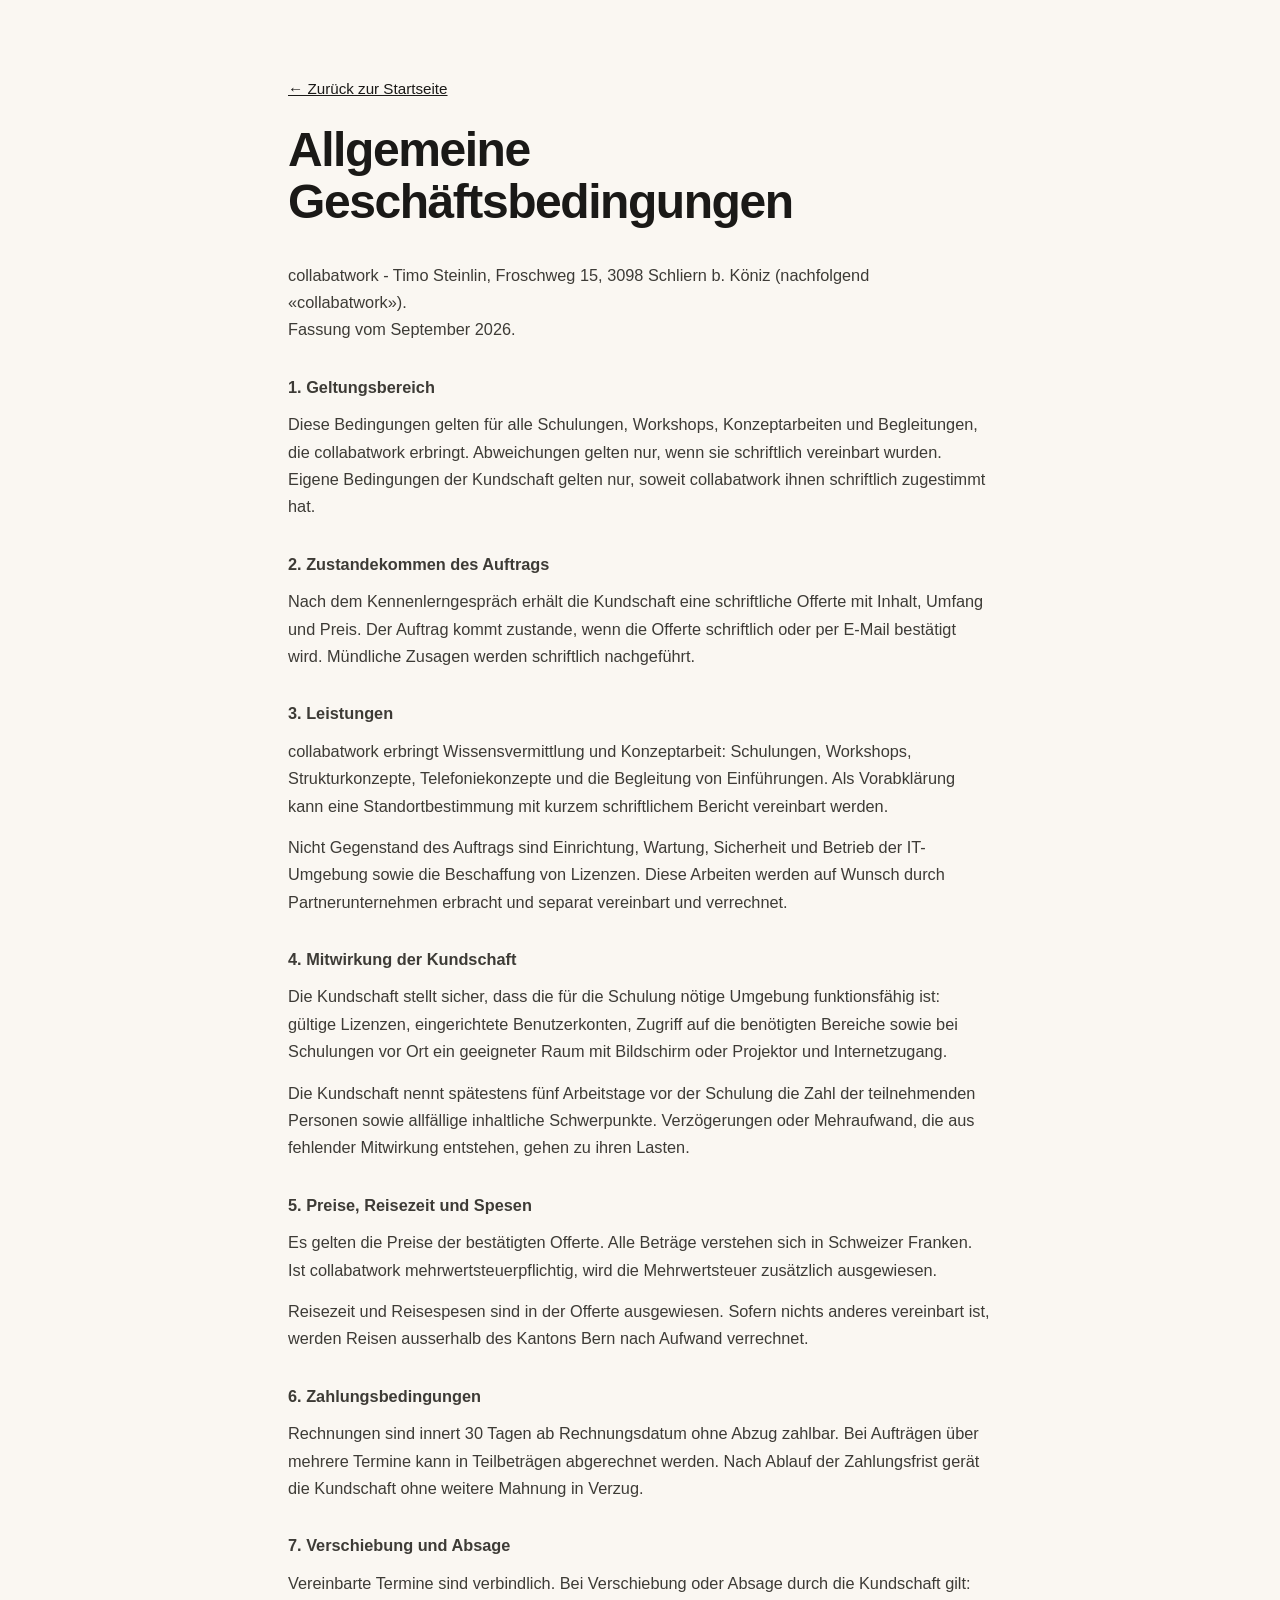
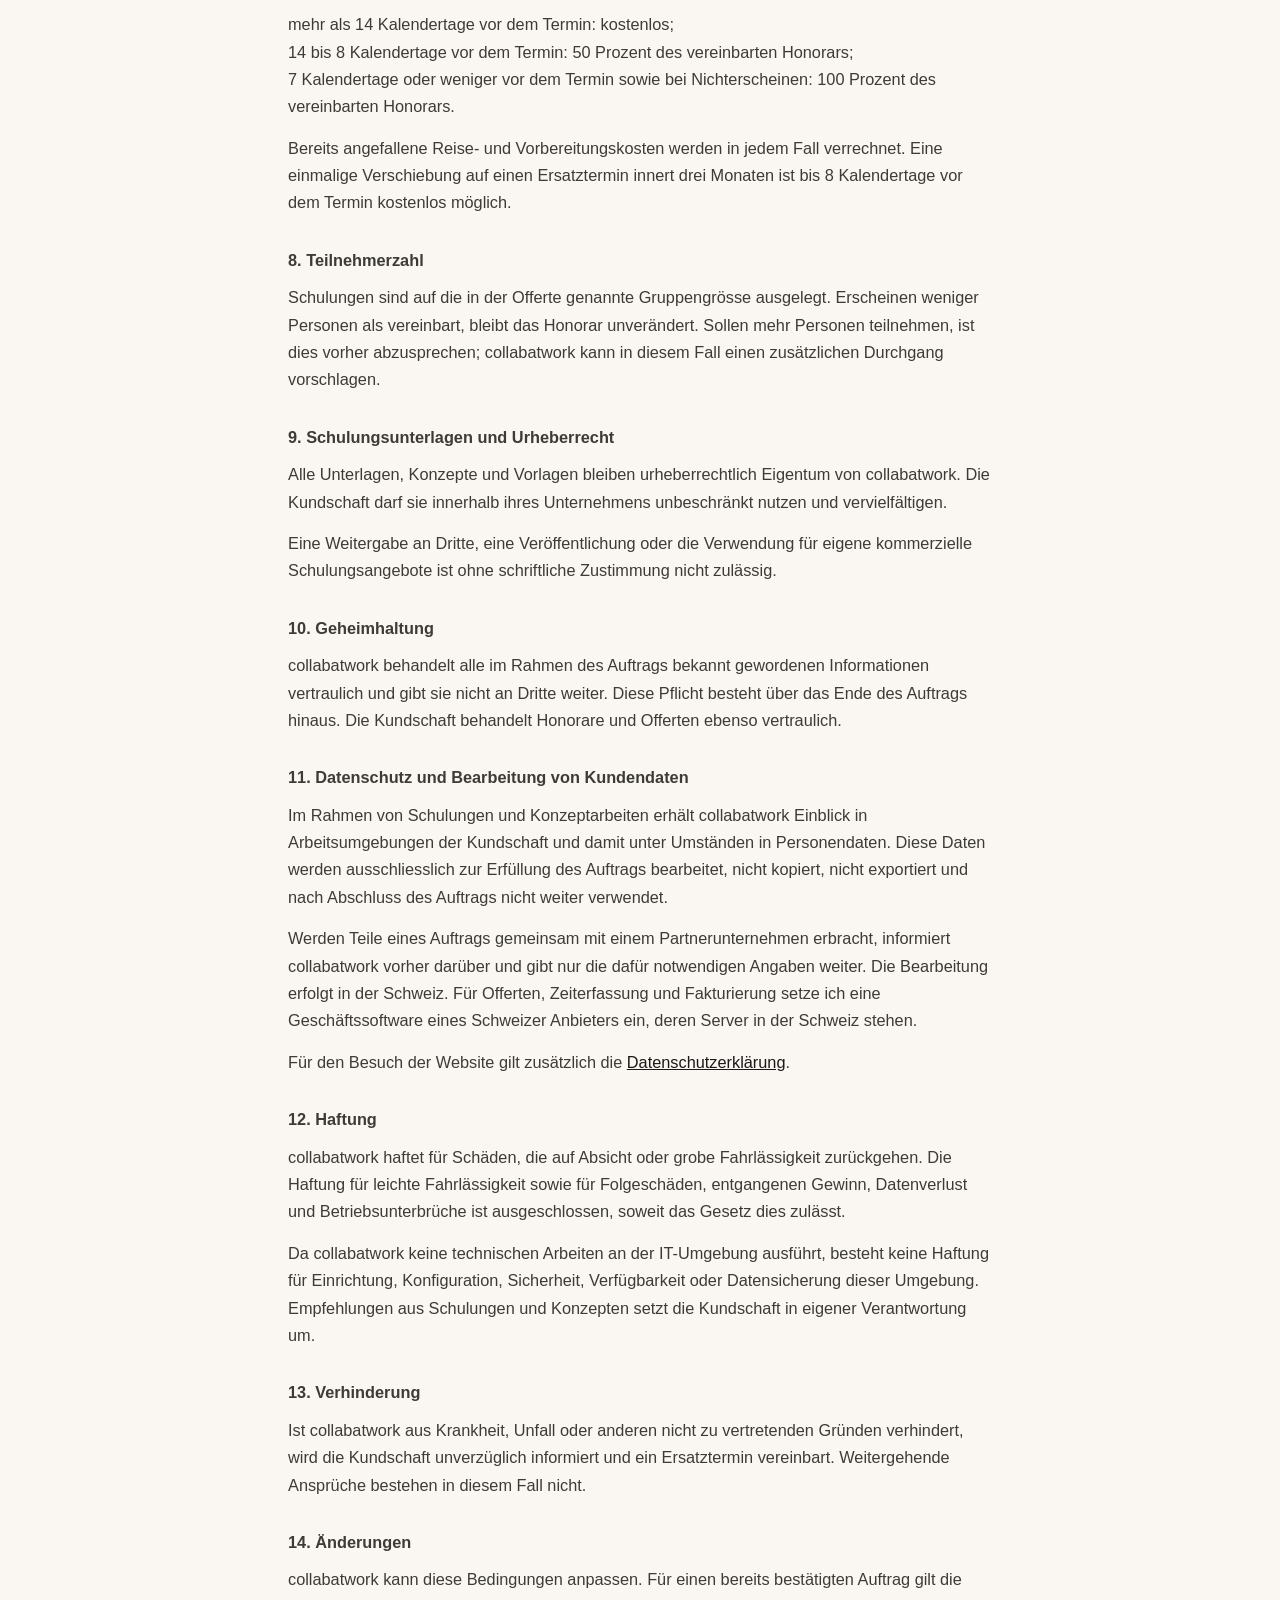
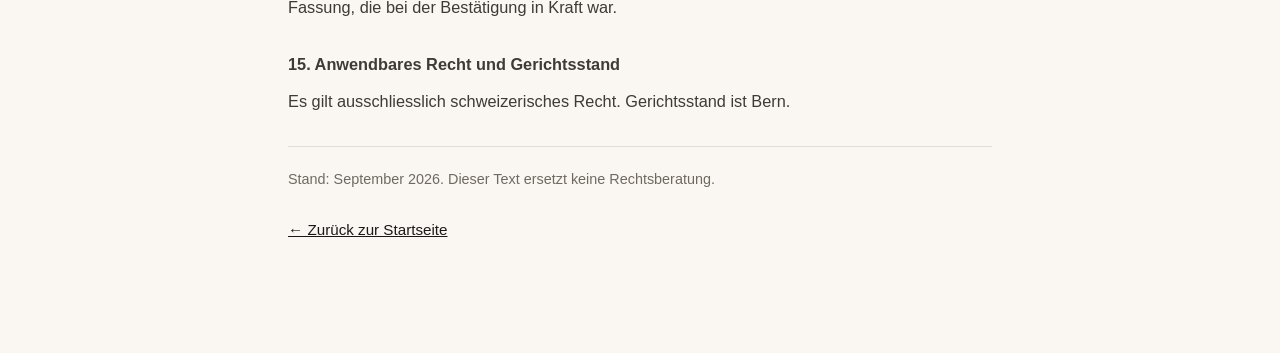
<file: agb.html>
<!DOCTYPE html>
<html lang="de">
<head>
<meta charset="utf-8">
<meta name="viewport" content="width=device-width, initial-scale=1">
<title>Allgemeine Geschäftsbedingungen — collabatwork</title>
<meta name="robots" content="noindex">
<link rel="icon" href="data:image/svg+xml,%3Csvg xmlns='http://www.w3.org/2000/svg' viewBox='0 0 100 100'%3E%3Cg fill='none' stroke-width='12' stroke-linecap='round' stroke-linejoin='round'%3E%3Cpath d='M69 17.1A38 38 0 1 0 69 82.9' stroke='%231A1917'/%3E%3Cpath d='M44 32 66 50 44 68' stroke='%23C4653A'/%3E%3C/g%3E%3C/svg%3E">
<link rel="stylesheet" href="style.css">
</head>
<body>

<main class="legal">
  <a class="back" href="index.html">← Zurück zur Startseite</a>
  <h1>Allgemeine Geschäftsbedingungen</h1>

  <section>
    <p>collabatwork - Timo Steinlin, Froschweg 15, 3098 Schliern b. Köniz (nachfolgend «collabatwork»).<br>Fassung vom September 2026.</p>
  </section>
  <section>
    <h2>1. Geltungsbereich</h2>
    <p>Diese Bedingungen gelten für alle Schulungen, Workshops, Konzeptarbeiten und Begleitungen, die collabatwork erbringt. Abweichungen gelten nur, wenn sie schriftlich vereinbart wurden. Eigene Bedingungen der Kundschaft gelten nur, soweit collabatwork ihnen schriftlich zugestimmt hat.</p>
  </section>
  <section>
    <h2>2. Zustandekommen des Auftrags</h2>
    <p>Nach dem Kennenlerngespräch erhält die Kundschaft eine schriftliche Offerte mit Inhalt, Umfang und Preis. Der Auftrag kommt zustande, wenn die Offerte schriftlich oder per E-Mail bestätigt wird. Mündliche Zusagen werden schriftlich nachgeführt.</p>
  </section>
  <section>
    <h2>3. Leistungen</h2>
    <p>collabatwork erbringt Wissensvermittlung und Konzeptarbeit: Schulungen, Workshops, Strukturkonzepte, Telefoniekonzepte und die Begleitung von Einführungen. Als Vorabklärung kann eine Standortbestimmung mit kurzem schriftlichem Bericht vereinbart werden.</p>
    <p>Nicht Gegenstand des Auftrags sind Einrichtung, Wartung, Sicherheit und Betrieb der IT-Umgebung sowie die Beschaffung von Lizenzen. Diese Arbeiten werden auf Wunsch durch Partnerunternehmen erbracht und separat vereinbart und verrechnet.</p>
  </section>
  <section>
    <h2>4. Mitwirkung der Kundschaft</h2>
    <p>Die Kundschaft stellt sicher, dass die für die Schulung nötige Umgebung funktionsfähig ist: gültige Lizenzen, eingerichtete Benutzerkonten, Zugriff auf die benötigten Bereiche sowie bei Schulungen vor Ort ein geeigneter Raum mit Bildschirm oder Projektor und Internetzugang.</p>
    <p>Die Kundschaft nennt spätestens fünf Arbeitstage vor der Schulung die Zahl der teilnehmenden Personen sowie allfällige inhaltliche Schwerpunkte. Verzögerungen oder Mehraufwand, die aus fehlender Mitwirkung entstehen, gehen zu ihren Lasten.</p>
  </section>
  <section>
    <h2>5. Preise, Reisezeit und Spesen</h2>
    <p>Es gelten die Preise der bestätigten Offerte. Alle Beträge verstehen sich in Schweizer Franken. Ist collabatwork mehrwertsteuerpflichtig, wird die Mehrwertsteuer zusätzlich ausgewiesen.</p>
    <p>Reisezeit und Reisespesen sind in der Offerte ausgewiesen. Sofern nichts anderes vereinbart ist, werden Reisen ausserhalb des Kantons Bern nach Aufwand verrechnet.</p>
  </section>
  <section>
    <h2>6. Zahlungsbedingungen</h2>
    <p>Rechnungen sind innert 30 Tagen ab Rechnungsdatum ohne Abzug zahlbar. Bei Aufträgen über mehrere Termine kann in Teilbeträgen abgerechnet werden. Nach Ablauf der Zahlungsfrist gerät die Kundschaft ohne weitere Mahnung in Verzug.</p>
  </section>
  <section>
    <h2>7. Verschiebung und Absage</h2>
    <p>Vereinbarte Termine sind verbindlich. Bei Verschiebung oder Absage durch die Kundschaft gilt:</p>
    <p>mehr als 14 Kalendertage vor dem Termin: kostenlos;<br>14 bis 8 Kalendertage vor dem Termin: 50 Prozent des vereinbarten Honorars;<br>7 Kalendertage oder weniger vor dem Termin sowie bei Nichterscheinen: 100 Prozent des vereinbarten Honorars.</p>
    <p>Bereits angefallene Reise- und Vorbereitungskosten werden in jedem Fall verrechnet. Eine einmalige Verschiebung auf einen Ersatztermin innert drei Monaten ist bis 8 Kalendertage vor dem Termin kostenlos möglich.</p>
  </section>
  <section>
    <h2>8. Teilnehmerzahl</h2>
    <p>Schulungen sind auf die in der Offerte genannte Gruppengrösse ausgelegt. Erscheinen weniger Personen als vereinbart, bleibt das Honorar unverändert. Sollen mehr Personen teilnehmen, ist dies vorher abzusprechen; collabatwork kann in diesem Fall einen zusätzlichen Durchgang vorschlagen.</p>
  </section>
  <section>
    <h2>9. Schulungsunterlagen und Urheberrecht</h2>
    <p>Alle Unterlagen, Konzepte und Vorlagen bleiben urheberrechtlich Eigentum von collabatwork. Die Kundschaft darf sie innerhalb ihres Unternehmens unbeschränkt nutzen und vervielfältigen.</p>
    <p>Eine Weitergabe an Dritte, eine Veröffentlichung oder die Verwendung für eigene kommerzielle Schulungsangebote ist ohne schriftliche Zustimmung nicht zulässig.</p>
  </section>
  <section>
    <h2>10. Geheimhaltung</h2>
    <p>collabatwork behandelt alle im Rahmen des Auftrags bekannt gewordenen Informationen vertraulich und gibt sie nicht an Dritte weiter. Diese Pflicht besteht über das Ende des Auftrags hinaus. Die Kundschaft behandelt Honorare und Offerten ebenso vertraulich.</p>
  </section>
  <section>
    <h2>11. Datenschutz und Bearbeitung von Kundendaten</h2>
    <p>Im Rahmen von Schulungen und Konzeptarbeiten erhält collabatwork Einblick in Arbeitsumgebungen der Kundschaft und damit unter Umständen in Personendaten. Diese Daten werden ausschliesslich zur Erfüllung des Auftrags bearbeitet, nicht kopiert, nicht exportiert und nach Abschluss des Auftrags nicht weiter verwendet.</p>
    <p>Werden Teile eines Auftrags gemeinsam mit einem Partnerunternehmen erbracht, informiert collabatwork vorher darüber und gibt nur die dafür notwendigen Angaben weiter. Die Bearbeitung erfolgt in der Schweiz. Für Offerten, Zeiterfassung und Fakturierung setze ich eine Geschäftssoftware eines Schweizer Anbieters ein, deren Server in der Schweiz stehen.</p>
    <p>Für den Besuch der Website gilt zusätzlich die <a href="rechtliches.html#datenschutz">Datenschutzerklärung</a>.</p>
  </section>
  <section>
    <h2>12. Haftung</h2>
    <p>collabatwork haftet für Schäden, die auf Absicht oder grobe Fahrlässigkeit zurückgehen. Die Haftung für leichte Fahrlässigkeit sowie für Folgeschäden, entgangenen Gewinn, Datenverlust und Betriebsunterbrüche ist ausgeschlossen, soweit das Gesetz dies zulässt.</p>
    <p>Da collabatwork keine technischen Arbeiten an der IT-Umgebung ausführt, besteht keine Haftung für Einrichtung, Konfiguration, Sicherheit, Verfügbarkeit oder Datensicherung dieser Umgebung. Empfehlungen aus Schulungen und Konzepten setzt die Kundschaft in eigener Verantwortung um.</p>
  </section>
  <section>
    <h2>13. Verhinderung</h2>
    <p>Ist collabatwork aus Krankheit, Unfall oder anderen nicht zu vertretenden Gründen verhindert, wird die Kundschaft unverzüglich informiert und ein Ersatztermin vereinbart. Weitergehende Ansprüche bestehen in diesem Fall nicht.</p>
  </section>
  <section>
    <h2>14. Änderungen</h2>
    <p>collabatwork kann diese Bedingungen anpassen. Für einen bereits bestätigten Auftrag gilt die Fassung, die bei der Bestätigung in Kraft war.</p>
  </section>
  <section>
    <h2>15. Anwendbares Recht und Gerichtsstand</h2>
    <p>Es gilt ausschliesslich schweizerisches Recht. Gerichtsstand ist Bern.</p>
  </section>
  <section class="end">
    <p>Stand: September 2026. Dieser Text ersetzt keine Rechtsberatung.</p>
  </section>

  <p><a class="back" href="index.html">← Zurück zur Startseite</a></p>
</main>

</body>
</html>
</file>
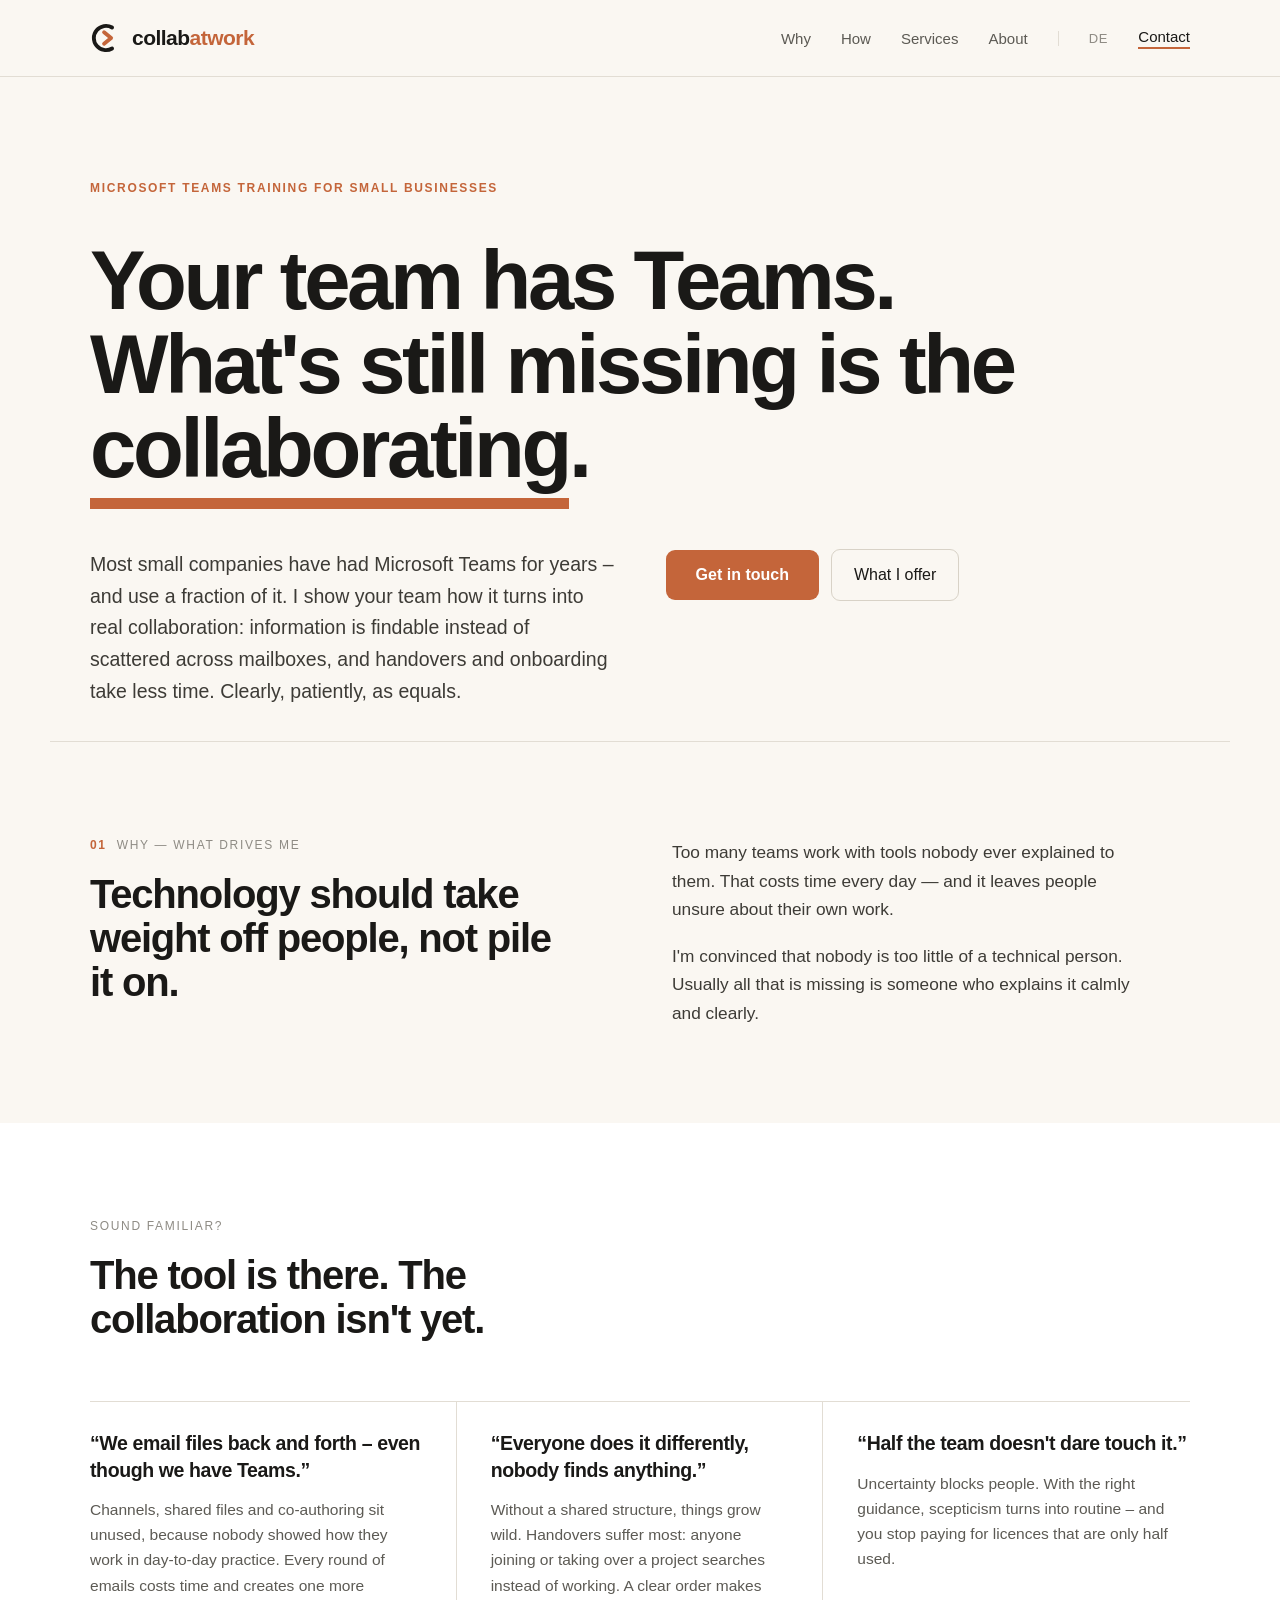
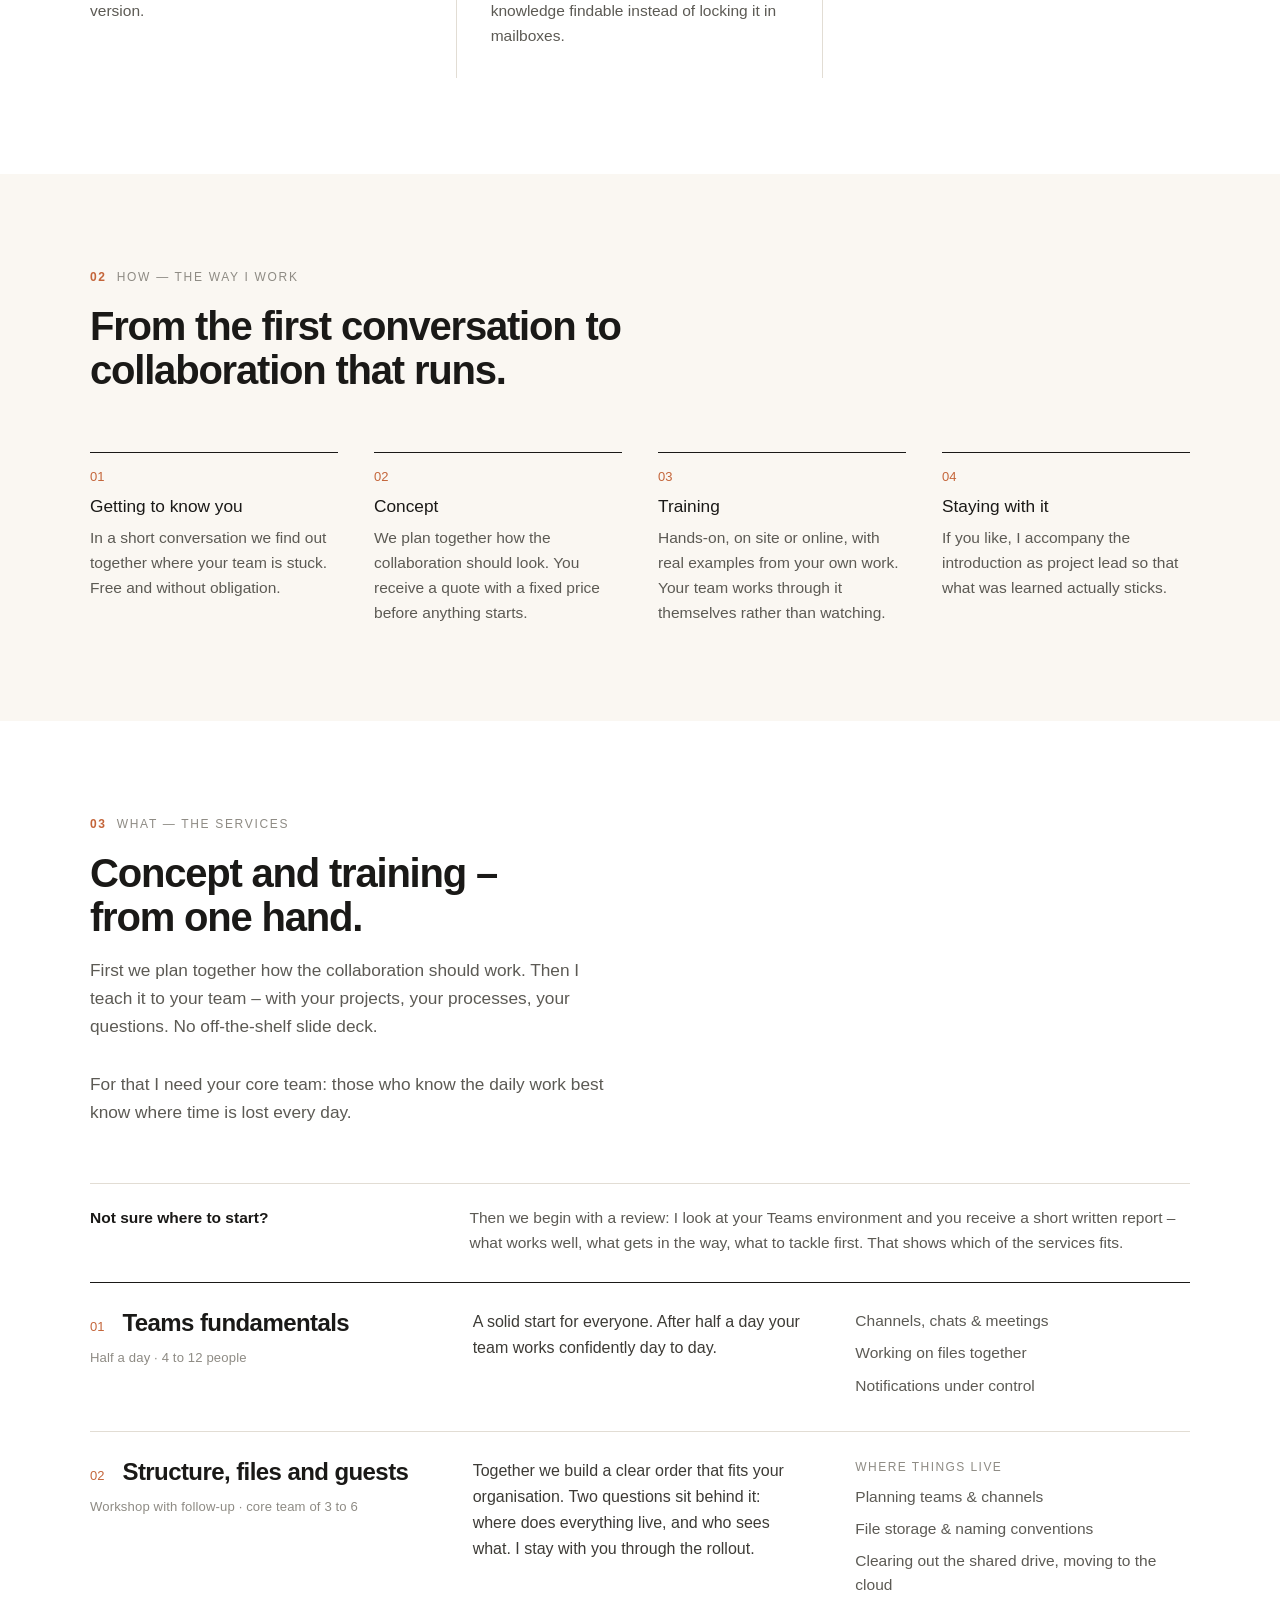
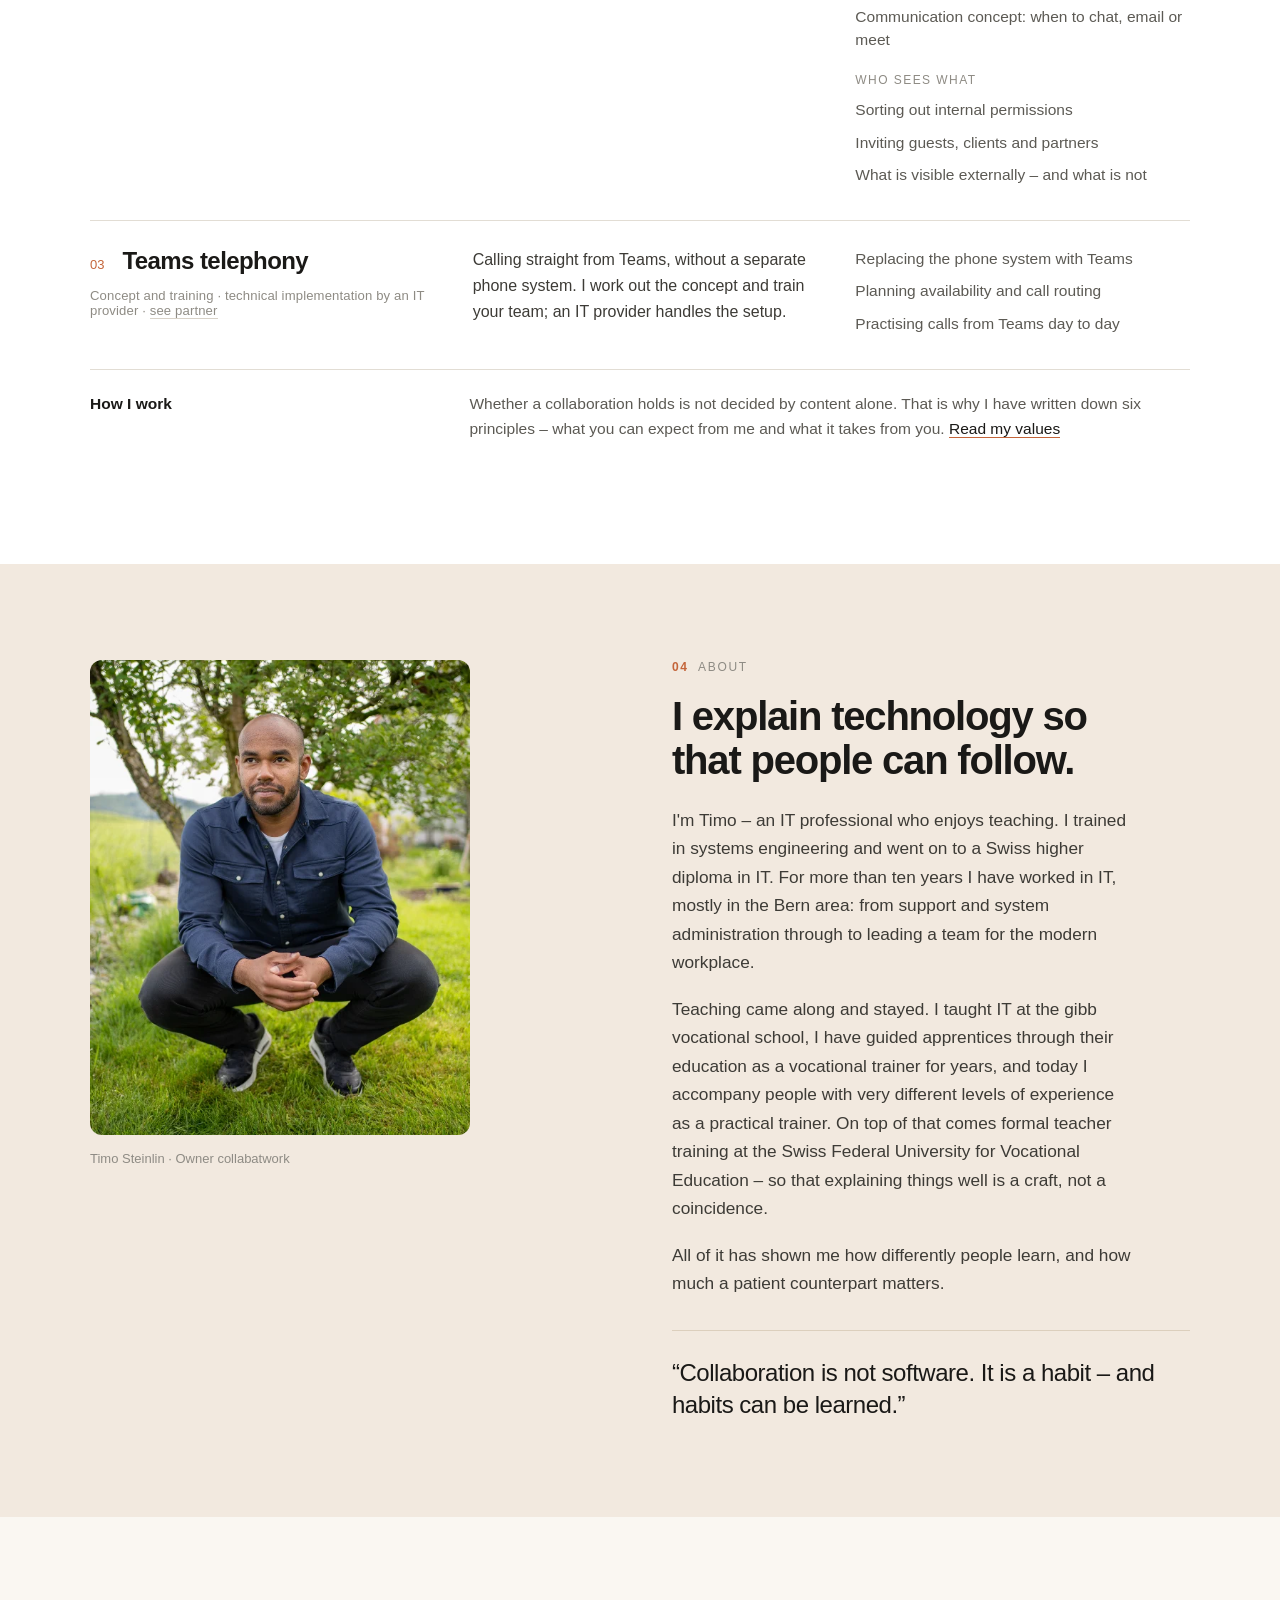
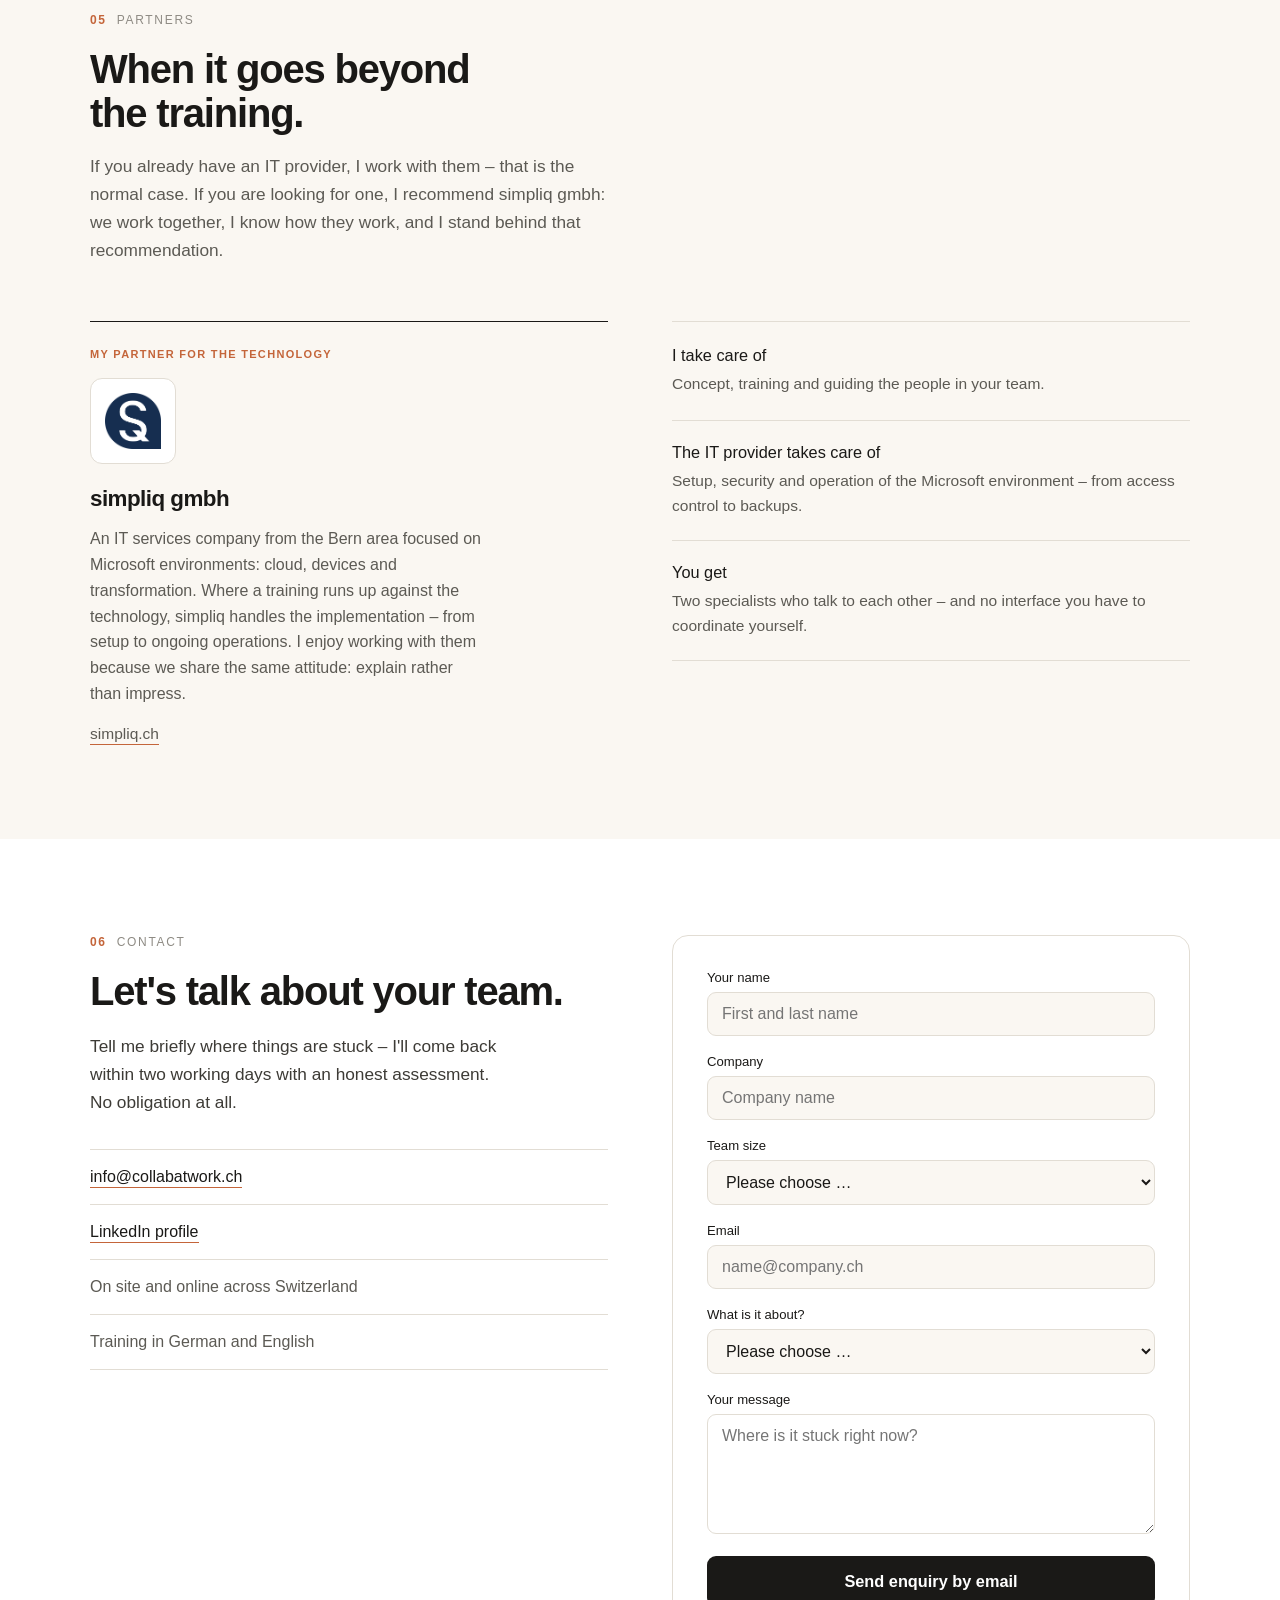
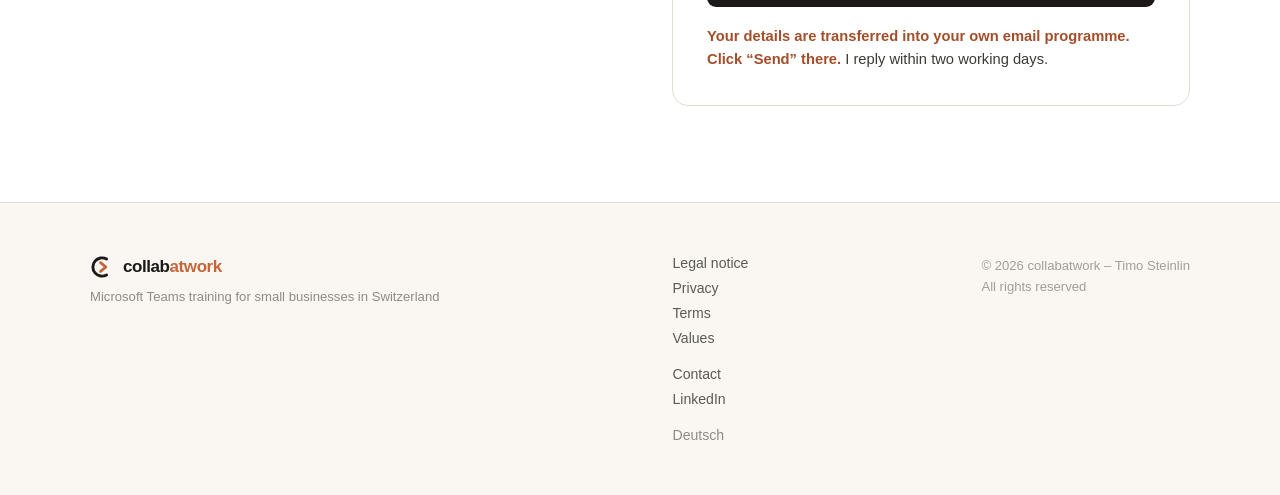
<file: en.html>
<!DOCTYPE html>
<html lang="en">
<head>
<meta charset="utf-8">
<meta name="viewport" content="width=device-width, initial-scale=1">
<title>collabatwork — MS Teams for small businesses: concept and training</title>
<meta name="description" content="Concept, structure and training around Microsoft Teams for small and medium-sized companies. Telephony and the move from the network drive to the cloud.">
<link rel="canonical" href="https://collabatwork.ch/en.html">
<link rel="alternate" hreflang="de" href="https://collabatwork.ch/">
<link rel="alternate" hreflang="en" href="https://collabatwork.ch/en.html">
<meta property="og:title" content="collabatwork — MS Teams for small businesses: concept and training">
<meta property="og:description" content="Your team has Teams. What's still missing is the collaborating.">
<meta property="og:type" content="website">
<meta property="og:locale" content="en_GB">
<meta property="og:url" content="https://collabatwork.ch/en.html">
<meta property="og:image" content="https://collabatwork.ch/vorschau.png">
<meta property="og:image:width" content="1200">
<meta property="og:image:height" content="630">
<meta name="twitter:card" content="summary_large_image">
<link rel="icon" href="data:image/svg+xml,%3Csvg xmlns='http://www.w3.org/2000/svg' viewBox='0 0 100 100'%3E%3Cg fill='none' stroke-width='12' stroke-linecap='round' stroke-linejoin='round'%3E%3Cpath d='M69 17.1A38 38 0 1 0 69 82.9' stroke='%231A1917'/%3E%3Cpath d='M44 32 66 50 44 68' stroke='%23C4653A'/%3E%3C/g%3E%3C/svg%3E">
<link rel="stylesheet" href="style.css">
</head>
<body>
<!--
  collabatwork.ch — English home page
  Generated from the working file "collabatwork EN v4.dc.html". Please keep both
  language files in sync (index.html and en.html).

  Structure : header, seven sections, footer. Each section is commented below.
  Styling   : styles are inline on purpose, so the page paints without a second
              request. Shared rules (menu, hover, legal pages) live in style.css
  Type      : the device's system typeface — no webfont is loaded
  Colours   : sand #FAF7F2 · bands #FFFFFF · text #1A1917 · body copy #3D3B36
              quiet #8E8B84 · hairline #E2DDD4 · brand signal #C4653A · dark panel #1A1917
  Grid      : max width 1180px, gutter clamp(20px,4vw,40px), section padding clamp(56px,8vw,96px)
  Behaviour : site.js — mobile menu and contact form
  Hosting   : Infomaniak, Switzerland. No external requests, no PHP required
-->
<div style="width:100%;background:#FAF7F2">

    <!-- HEADER — logo, navigation, language switch, mobile menu button -->
    <header style="position:sticky;top:0;z-index:40;background:rgba(250,247,242,.94);backdrop-filter:blur(8px);border-bottom:1px solid #E2DDD4">
    <div style="max-width:1180px;margin:0 auto;padding:0 clamp(20px,4vw,40px);height:76px;display:flex;align-items:center;justify-content:space-between;gap:20px">
      <a href="#top" style="display:flex;align-items:center;gap:10px;text-decoration:none;flex-shrink:0">
        <svg width="32" height="32" viewBox="0 0 100 100" fill="none" aria-hidden="true"><path d="M69 17.1A38 38 0 1 0 69 82.9" stroke="#1A1917" stroke-width="12" stroke-linecap="round"></path><path d="M44 32 66 50 44 68" stroke="#C4653A" stroke-width="12" stroke-linecap="round" stroke-linejoin="round"></path></svg>
        <span style="font-size:21px;font-weight:600;letter-spacing:-.025em">collab<span style="color:#C4653A">atwork</span></span>
      </a>
      <nav class="cw-nav" style="display:flex;align-items:center;gap:30px;font-size:15px">
        <a href="#warum" style="text-decoration:none;color:#5C5A54">Why</a>
        <a href="#wie" style="text-decoration:none;color:#5C5A54">How</a>
        <a href="#angebot" style="text-decoration:none;color:#5C5A54">Services</a>
        <a href="#ueber" style="text-decoration:none;color:#5C5A54">About</a>
        <a href="index.html" style="text-decoration:none;color:#8E8B84;font-size:13px;letter-spacing:.06em;padding-left:30px;border-left:1px solid #E2DDD4">DE</a>
        <a href="#kontakt" style="text-decoration:none;color:#1A1917;font-weight:500;border-bottom:2px solid #C4653A;padding-bottom:2px">Contact</a>
      </nav>
      <a class="cw-lang-mob" href="index.html" style="text-decoration:none;margin-left:auto;align-items:center;justify-content:center;height:44px;padding:0 15px;border:1px solid #E2DDD4;border-radius:10px;font-size:13px;font-weight:600;letter-spacing:.06em;color:#5C5A54;flex-shrink:0">DE</a>
      <button type="button" class="cw-burger" aria-label="Menu" style="display:none;width:44px;height:44px;flex-direction:column;align-items:center;justify-content:center;gap:5px;background:none;border:1px solid #E2DDD4;border-radius:10px;cursor:pointer;padding:0">
        <span style="width:18px;height:1.5px;background:#1A1917;display:block"></span>
        <span style="width:18px;height:1.5px;background:#1A1917;display:block"></span>
      </button>
    </div>
    
      <nav class="cw-mob" style="border-top:1px solid #E2DDD4;padding:4px clamp(20px,4vw,40px) 20px;flex-direction:column">
        <a href="#warum" style="text-decoration:none;padding:15px 0;border-bottom:1px solid #EDEBE6;font-size:17px">Why</a>
        <a href="#wie" style="text-decoration:none;padding:15px 0;border-bottom:1px solid #EDEBE6;font-size:17px">How</a>
        <a href="#angebot" style="text-decoration:none;padding:15px 0;border-bottom:1px solid #EDEBE6;font-size:17px">Services</a>
        <a href="#ueber" style="text-decoration:none;padding:15px 0;border-bottom:1px solid #EDEBE6;font-size:17px">About</a>
        <a href="#kontakt" style="text-decoration:none;padding:15px 0;border-bottom:1px solid #EDEBE6;font-size:17px;color:#C4653A">Contact</a>
      </nav>
    
  </header>

  <main id="top" style="display:block">

    <!-- HERO — brand mark as watermark, headline, two buttons, services bar -->
    <section style="position:relative;overflow:hidden">
      <div style="position:relative;max-width:1180px;margin:0 auto;padding:clamp(52px,9vw,104px) clamp(20px,4vw,40px) clamp(18px,3vw,34px)">
        <div style="display:flex;align-items:center;gap:10px;margin-bottom:clamp(26px,5vw,44px)">
          <span style="font-size:12px;letter-spacing:.14em;text-transform:uppercase;color:#C4653A;font-weight:600">Microsoft Teams training for small businesses</span>
        </div>
        <h1 style="margin:0;font-size:clamp(2.5rem,6.6vw,5.2rem);font-weight:700;line-height:1.01;letter-spacing:-.04em;max-width:20ch;text-wrap:pretty">Your team has Teams.<span style="display:block">What's still missing is the <span style="border-bottom:.14em solid #C4653A;padding-bottom:.04em">collaborating</span>.</span></h1>
        <div style="display:grid;grid-template-columns:repeat(auto-fit,minmax(min(300px,100%),1fr));gap:clamp(24px,4vw,56px);margin-top:clamp(34px,6vw,58px);align-items:start">
          <p style="margin:0;font-size:clamp(1.04rem,1.6vw,1.22rem);line-height:1.62;color:#3D3B36;max-width:50ch">Most small companies have had Microsoft Teams for years – and use a fraction of it. I show your team how it turns into real collaboration: information is findable instead of scattered across mailboxes, and handovers and onboarding take less time. Clearly, patiently, as equals.</p>
          <div style="display:flex;flex-wrap:wrap;gap:12px;align-items:center">
            <a href="#kontakt" style="text-decoration:none;background:#C4653A;color:#fff;padding:16px 30px;border-radius:9px;font-size:16px;font-weight:600">Get in touch</a>
            <a href="#angebot" style="text-decoration:none;color:#1A1917;padding:16px 22px;border-radius:9px;border:1px solid #D8D2C7;font-size:16px;font-weight:500">What I offer</a>
          </div>
        </div>
      </div>
    </section>

    <!-- WHY — what drives the brand -->
    <section id="warum" style="max-width:1180px;margin:0 auto;padding:clamp(56px,8vw,96px) clamp(20px,4vw,40px);border-top:1px solid #E2DDD4">
      <div style="display:grid;grid-template-columns:repeat(auto-fit,minmax(min(300px,100%),1fr));gap:clamp(28px,5vw,72px)">
        <div>
          <div style="font-size:12px;letter-spacing:.14em;text-transform:uppercase;color:#8E8B84;margin-bottom:20px"><span style="color:#C4653A;font-weight:600">01</span> &nbsp;Why — what drives me</div>
          <h2 style="margin:0;font-size:clamp(1.7rem,3.4vw,2.5rem);font-weight:700;line-height:1.1;letter-spacing:-.03em;max-width:22ch;text-wrap:pretty">Technology should take weight off people, not pile it on.</h2>
        </div>
        <div>
          <p style="margin:0;font-size:1.08rem;line-height:1.65;color:#3D3B36;max-width:48ch">Too many teams work with tools nobody ever explained to them. That costs time every day — and it leaves people unsure about their own work.</p>
          <p style="margin:18px 0 0;font-size:1.08rem;line-height:1.65;color:#3D3B36;max-width:48ch">I'm convinced that nobody is too little of a technical person. Usually all that is missing is someone who explains it calmly and clearly.</p>
        </div>
      </div>
    </section>

    <!-- QUOTE PANEL — dark surface, the only colour shift on the page -->

    <section style="background:#fff">
      <div style="max-width:1180px;margin:0 auto;padding:clamp(56px,8vw,96px) clamp(20px,4vw,40px)">
      <div style="font-size:12px;letter-spacing:.14em;text-transform:uppercase;color:#8E8B84;margin-bottom:20px">Sound familiar?</div>
      <h2 style="margin:0 0 clamp(36px,6vw,60px);font-size:clamp(1.7rem,3.4vw,2.5rem);font-weight:700;line-height:1.1;letter-spacing:-.03em;max-width:20ch;text-wrap:pretty">The tool is there. The collaboration isn't yet.</h2>
      <div style="display:grid;grid-template-columns:repeat(auto-fit,minmax(min(270px,100%),1fr));gap:0;border-top:1px solid #E2DDD4">
        <div style="padding:28px clamp(20px,3vw,34px) 30px 0;border-right:1px solid #E2DDD4">
          <div style="font-size:1.22rem;line-height:1.36;font-weight:600;letter-spacing:-.02em;margin-bottom:14px">“We email files back and forth – even though we have Teams.”</div>
          <p style="margin:0;font-size:.97rem;line-height:1.62;color:#5C5A54">Channels, shared files and co-authoring sit unused, because nobody showed how they work in day-to-day practice. Every round of emails costs time and creates one more version.</p>
        </div>
        <div style="padding:28px clamp(20px,3vw,34px) 30px;border-right:1px solid #E2DDD4">
          <div style="font-size:1.22rem;line-height:1.36;font-weight:600;letter-spacing:-.02em;margin-bottom:14px">“Everyone does it differently, nobody finds anything.”</div>
          <p style="margin:0;font-size:.97rem;line-height:1.62;color:#5C5A54">Without a shared structure, things grow wild. Handovers suffer most: anyone joining or taking over a project searches instead of working. A clear order makes knowledge findable instead of locking it in mailboxes.</p>
        </div>
        <div style="padding:28px 0 30px clamp(20px,3vw,34px)">
          <div style="font-size:1.22rem;line-height:1.36;font-weight:600;letter-spacing:-.02em;margin-bottom:14px">“Half the team doesn't dare touch it.”</div>
          <p style="margin:0;font-size:.97rem;line-height:1.62;color:#5C5A54">Uncertainty blocks people. With the right guidance, scepticism turns into routine – and you stop paying for licences that are only half used.</p>
        </div>
      </div>
    </div>
    </section>

    <!-- HOW — four steps of the process -->
    <section id="wie">
      <div style="max-width:1180px;margin:0 auto;padding:clamp(56px,8vw,96px) clamp(20px,4vw,40px)">
        <div style="font-size:12px;letter-spacing:.14em;text-transform:uppercase;color:#8E8B84;margin-bottom:20px"><span style="color:#C4653A;font-weight:600">02</span> &nbsp;How — the way I work</div>
        <h2 style="margin:0 0 clamp(36px,6vw,60px);font-size:clamp(1.7rem,3.4vw,2.5rem);font-weight:700;line-height:1.1;letter-spacing:-.03em;max-width:24ch;text-wrap:pretty">From the first conversation to collaboration that runs.</h2>
        <div style="display:grid;grid-template-columns:repeat(auto-fit,minmax(200px,1fr));gap:clamp(24px,3vw,36px)">
          <div style="border-top:1px solid #1A1917;padding-top:16px">
            <div style="font-size:13px;color:#C4653A;font-weight:500;margin-bottom:12px">01</div>
            <div style="font-size:1.08rem;font-weight:500;margin-bottom:8px">Getting to know you</div>
            <p style="margin:0;font-size:.97rem;line-height:1.62;color:#5C5A54">In a short conversation we find out together where your team is stuck. Free and without obligation.</p>
          </div>
          <div style="border-top:1px solid #1A1917;padding-top:16px">
            <div style="font-size:13px;color:#C4653A;font-weight:500;margin-bottom:12px">02</div>
            <div style="font-size:1.08rem;font-weight:500;margin-bottom:8px">Concept</div>
            <p style="margin:0;font-size:.97rem;line-height:1.62;color:#5C5A54">We plan together how the collaboration should look. You receive a quote with a fixed price before anything starts.</p>
          </div>
          <div style="border-top:1px solid #1A1917;padding-top:16px">
            <div style="font-size:13px;color:#C4653A;font-weight:500;margin-bottom:12px">03</div>
            <div style="font-size:1.08rem;font-weight:500;margin-bottom:8px">Training</div>
            <p style="margin:0;font-size:.97rem;line-height:1.62;color:#5C5A54">Hands-on, on site or online, with real examples from your own work. Your team works through it themselves rather than watching.</p>
          </div>
          <div style="border-top:1px solid #1A1917;padding-top:16px">
            <div style="font-size:13px;color:#C4653A;font-weight:500;margin-bottom:12px">04</div>
            <div style="font-size:1.08rem;font-weight:500;margin-bottom:8px">Staying with it</div>
            <p style="margin:0;font-size:.97rem;line-height:1.62;color:#5C5A54">If you like, I accompany the introduction as project lead so that what was learned actually sticks.</p>
          </div>
        </div>
      </div>
    </section>

    <!-- WHAT — three services with scope. No prices, everything on request -->
    <section id="angebot" style="background:#fff">
      <div style="max-width:1180px;margin:0 auto;padding:clamp(56px,8vw,96px) clamp(20px,4vw,40px)">
      <div style="font-size:12px;letter-spacing:.14em;text-transform:uppercase;color:#8E8B84;margin-bottom:20px"><span style="color:#C4653A;font-weight:600">03</span> &nbsp;What — the services</div>
      <h2 style="margin:0 0 18px;font-size:clamp(1.7rem,3.4vw,2.5rem);font-weight:700;line-height:1.1;letter-spacing:-.03em;max-width:22ch;text-wrap:pretty">Concept and training – from one hand.</h2>
      <p style="margin:0 0 clamp(36px,6vw,56px);font-size:1.08rem;line-height:1.62;color:#5C5A54;max-width:54ch">First we plan together how the collaboration should work. Then I teach it to your team – with your projects, your processes, your questions. No off-the-shelf slide deck.</p>
      <p style="margin:-26px 0 clamp(36px,6vw,56px);font-size:1.08rem;line-height:1.62;color:#5C5A54;max-width:54ch">For that I need your core team: those who know the daily work best know where time is lost every day.</p>

      <div style="border-top:1px solid #E2DDD4;padding:22px 0 26px;display:grid;grid-template-columns:repeat(auto-fit,minmax(min(280px,100%),1fr));gap:clamp(16px,3vw,40px);align-items:baseline">
        <div style="font-size:.97rem;font-weight:600;color:#1A1917">Not sure where to start?</div>
        <p style="margin:0;grid-column:span 2;font-size:.97rem;line-height:1.6;color:#5C5A54">Then we begin with a review: I look at your Teams environment and you receive a short written report – what works well, what gets in the way, what to tackle first. That shows which of the services fits.</p>
      </div>

      <div style="display:grid;grid-template-columns:repeat(auto-fit,minmax(min(280px,100%),1fr));gap:clamp(20px,4vw,48px);border-top:1px solid #1A1917;padding:26px 0 34px">
        <div>
          <div style="display:flex;gap:18px;align-items:baseline">
          <span style="font-size:13px;color:#C4653A;font-weight:500">01</span>
          <h3 style="margin:0;font-size:1.5rem;font-weight:600;letter-spacing:-.024em;line-height:1.2">Teams fundamentals</h3>
        </div>
          <div style="margin-top:12px;font-size:.82rem;color:#8E8B84;letter-spacing:.01em">Half a day · 4 to 12 people</div>
        </div>
        <p style="margin:0;font-size:1rem;line-height:1.62;color:#3D3B36">A solid start for everyone. After half a day your team works confidently day to day.</p>
        <div style="display:flex;flex-direction:column;gap:9px;font-size:.97rem;color:#5C5A54;line-height:1.5">
          <div>Channels, chats &amp; meetings</div>
          <div>Working on files together</div>
          <div>Notifications under control</div>
        </div>
      </div>
      <div style="display:grid;grid-template-columns:repeat(auto-fit,minmax(min(280px,100%),1fr));gap:clamp(20px,4vw,48px);border-top:1px solid #E2DDD4;padding:26px 0 34px">
        <div>
          <div style="display:flex;gap:18px;align-items:baseline">
          <span style="font-size:13px;color:#C4653A;font-weight:500">02</span>
          <h3 style="margin:0;font-size:1.5rem;font-weight:600;letter-spacing:-.024em;line-height:1.2">Structure, files and guests</h3>
        </div>
          <div style="margin-top:12px;font-size:.82rem;color:#8E8B84;letter-spacing:.01em">Workshop with follow-up · core team of 3 to 6</div>
        </div>
        <p style="margin:0;font-size:1rem;line-height:1.62;color:#3D3B36">Together we build a clear order that fits your organisation. Two questions sit behind it: where does everything live, and who sees what. I stay with you through the rollout.</p>
        <div style="display:flex;flex-direction:column;gap:20px;font-size:.97rem;color:#5C5A54;line-height:1.5">
          <div style="display:flex;flex-direction:column;gap:9px">
            <div style="font-size:12px;letter-spacing:.12em;text-transform:uppercase;color:#8E8B84">Where things live</div>
            <div>Planning teams &amp; channels</div>
            <div>File storage &amp; naming conventions</div>
            <div>Clearing out the shared drive, moving to the cloud</div>
            <div>Communication concept: when to chat, email or meet</div>
          </div>
          <div style="display:flex;flex-direction:column;gap:9px">
            <div style="font-size:12px;letter-spacing:.12em;text-transform:uppercase;color:#8E8B84">Who sees what</div>
            <div>Sorting out internal permissions</div>
            <div>Inviting guests, clients and partners</div>
            <div>What is visible externally – and what is not</div>
          </div>
        </div>
      </div>
      <div style="display:grid;grid-template-columns:repeat(auto-fit,minmax(min(280px,100%),1fr));gap:clamp(20px,4vw,48px);border-top:1px solid #E2DDD4;border-bottom:1px solid #E2DDD4;padding:26px 0 34px">
        <div>
          <div style="display:flex;gap:18px;align-items:baseline">
            <span style="font-size:13px;color:#C4653A;font-weight:500">03</span>
            <h3 style="margin:0;font-size:1.5rem;font-weight:600;letter-spacing:-.024em;line-height:1.2">Teams telephony</h3>
          </div>
          <div style="margin-top:12px;font-size:.82rem;color:#8E8B84;letter-spacing:.01em">Concept and training · technical implementation by an IT provider · <a href="#partner" style="color:#8E8B84;text-decoration:none;border-bottom:1px solid #D8D2C8">see partner</a></div>
        </div>
        <p style="margin:0;font-size:1rem;line-height:1.62;color:#3D3B36">Calling straight from Teams, without a separate phone system. I work out the concept and train your team; an IT provider handles the setup.</p>
        <div style="display:flex;flex-direction:column;gap:9px;font-size:.97rem;color:#5C5A54;line-height:1.5">
          <div>Replacing the phone system with Teams</div>
          <div>Planning availability and call routing</div>
          <div>Practising calls from Teams day to day</div>
        </div>
      </div>
      <div style="padding:22px 0 26px;display:grid;grid-template-columns:repeat(auto-fit,minmax(min(280px,100%),1fr));gap:clamp(16px,3vw,40px);align-items:baseline">
        <div style="font-size:.97rem;font-weight:600;color:#1A1917">How I work</div>
        <p style="margin:0;grid-column:span 2;font-size:.97rem;line-height:1.6;color:#5C5A54">Whether a collaboration holds is not decided by content alone. That is why I have written down six principles – what you can expect from me and what it takes from you. <a href="values.html" style="color:#1A1917;text-decoration:none;border-bottom:1px solid #C4653A">Read my values</a></p>
      </div>
    </div>
    </section>

    <!-- ABOUT — portrait and background -->
    <section id="ueber" style="background:#F2E9DF">
      <div style="max-width:1180px;margin:0 auto;padding:clamp(56px,8vw,96px) clamp(20px,4vw,40px);display:grid;grid-template-columns:repeat(auto-fit,minmax(min(300px,100%),1fr));gap:clamp(32px,5vw,72px);align-items:start">
        <div>
          <img src="timo.webp" width="533" height="800" alt="Timo Steinlin" loading="lazy" decoding="async" style="width:100%;max-width:380px;height:auto;aspect-ratio:4/5;object-fit:cover;display:block;border-radius:12px;background:#F0EBE3">
          <div style="margin-top:14px;font-size:13px;color:#8E8B84;line-height:1.5;max-width:380px">Timo Steinlin · Owner collabatwork</div>
        </div>
        <div>
          <div style="font-size:12px;letter-spacing:.14em;text-transform:uppercase;color:#8E8B84;margin-bottom:20px"><span style="color:#C4653A;font-weight:600">04</span> &nbsp;About</div>
          <h2 style="margin:0 0 24px;font-size:clamp(1.7rem,3.4vw,2.5rem);font-weight:700;line-height:1.1;letter-spacing:-.03em;max-width:22ch;text-wrap:pretty">I explain technology so that people can follow.</h2>
          <p style="margin:0;font-size:1.08rem;line-height:1.65;color:#3D3B36;max-width:48ch">I'm Timo – an IT professional who enjoys teaching. I trained in systems engineering and went on to a Swiss higher diploma in IT. For more than ten years I have worked in IT, mostly in the Bern area: from support and system administration through to leading a team for the modern workplace.</p>
          <p style="margin:18px 0 0;font-size:1.08rem;line-height:1.65;color:#3D3B36;max-width:48ch">Teaching came along and stayed. I taught IT at the gibb vocational school, I have guided apprentices through their education as a vocational trainer for years, and today I accompany people with very different levels of experience as a practical trainer. On top of that comes formal teacher training at the Swiss Federal University for Vocational Education – so that explaining things well is a craft, not a coincidence.</p>
          <p style="margin:18px 0 0;font-size:1.08rem;line-height:1.65;color:#3D3B36;max-width:48ch">All of it has shown me how differently people learn, and how much a patient counterpart matters.</p>
          <div style="margin-top:32px;padding-top:26px;border-top:1px solid #DCCFBD;font-size:clamp(1.2rem,2.2vw,1.5rem);line-height:1.34;letter-spacing:-.02em;color:#1A1917;max-width:40ch">“Collaboration is not software. It is a habit – and habits can be learned.”</div>
        </div>
      </div>
    </section>

        <section id="partner" style="max-width:1180px;margin:0 auto;padding:clamp(56px,8vw,96px) clamp(20px,4vw,40px)">
      <div style="font-size:12px;letter-spacing:.14em;text-transform:uppercase;color:#8E8B84;margin-bottom:20px"><span style="color:#C4653A;font-weight:600">05</span> &nbsp;Partners</div>
      <h2 style="margin:0 0 18px;font-size:clamp(1.7rem,3.4vw,2.5rem);font-weight:700;line-height:1.1;letter-spacing:-.03em;max-width:24ch;text-wrap:pretty">When it goes beyond the training.</h2>
      <p style="margin:0 0 clamp(36px,6vw,56px);font-size:1.08rem;line-height:1.62;color:#5C5A54;max-width:54ch">If you already have an IT provider, I work with them – that is the normal case. If you are looking for one, I recommend simpliq gmbh: we work together, I know how they work, and I stand behind that recommendation.</p>
      <div style="display:grid;grid-template-columns:repeat(auto-fit,minmax(min(300px,100%),1fr));gap:clamp(32px,5vw,64px);align-items:start">
        <div style="border-top:1px solid #1A1917;padding-top:26px">
          <div style="font-size:11px;letter-spacing:.12em;text-transform:uppercase;color:#C4653A;font-weight:600;margin-bottom:18px">My partner for the technology</div>
          <div style="display:inline-flex;background:#fff;border:1px solid #E2DDD4;border-radius:12px;padding:14px;margin-bottom:22px"><img src="simpliq.png" width="1000" height="1000" alt="simpliq gmbh" loading="lazy" decoding="async" style="width:56px;height:56px"></div>
          <h3 style="margin:0 0 14px;font-size:1.4rem;font-weight:600;letter-spacing:-.024em">simpliq gmbh</h3>
          <p style="margin:0 0 18px;font-size:1rem;line-height:1.62;color:#5C5A54;max-width:44ch">An IT services company from the Bern area focused on Microsoft environments: cloud, devices and transformation. Where a training runs up against the technology, simpliq handles the implementation – from setup to ongoing operations. I enjoy working with them because we share the same attitude: explain rather than impress.</p>
          <a href="https://simpliq.ch/" target="_blank" rel="noopener" style="font-size:.97rem;color:#5C5A54;text-decoration:none;border-bottom:1px solid #C4653A;padding-bottom:2px">simpliq.ch</a>
        </div>
        <div>
          <div style="border-top:1px solid #E2DDD4;padding:24px 0">
            <span style="display:block;font-size:1.02rem;font-weight:500;margin-bottom:6px">I take care of</span>
            <span style="font-size:.97rem;line-height:1.62;color:#5C5A54">Concept, training and guiding the people in your team.</span>
          </div>
          <div style="border-top:1px solid #E2DDD4;padding:22px 0">
            <span style="display:block;font-size:1.02rem;font-weight:500;margin-bottom:6px">The IT provider takes care of</span>
            <span style="font-size:.97rem;line-height:1.62;color:#5C5A54">Setup, security and operation of the Microsoft environment – from access control to backups.</span>
          </div>
          <div style="border-top:1px solid #E2DDD4;border-bottom:1px solid #E2DDD4;padding:22px 0">
            <span style="display:block;font-size:1.02rem;font-weight:500;margin-bottom:6px">You get</span>
            <span style="font-size:.97rem;line-height:1.62;color:#5C5A54">Two specialists who talk to each other – and no interface you have to coordinate yourself.</span>
          </div>
        </div>
      </div>
    </section>

    <!-- KONTAKT – Formular ohne Server: baut im Browser eine mailto-Nachricht (siehe site.js) -->
    <section id="kontakt" style="background:#fff">
      <div style="max-width:1180px;margin:0 auto;padding:clamp(56px,8vw,96px) clamp(20px,4vw,40px);display:grid;grid-template-columns:repeat(auto-fit,minmax(min(300px,100%),1fr));gap:clamp(32px,5vw,64px);align-items:start">
        <div>
          <div style="font-size:12px;letter-spacing:.14em;text-transform:uppercase;color:#8E8B84;margin-bottom:20px"><span style="color:#C4653A;font-weight:600">06</span> &nbsp;Contact</div>
          <h2 style="margin:0 0 20px;font-size:clamp(1.7rem,3.4vw,2.5rem);font-weight:700;line-height:1.1;letter-spacing:-.03em">Let's talk about your team.</h2>
          <p style="margin:0 0 32px;font-size:1.08rem;line-height:1.62;color:#3D3B36;max-width:44ch">Tell me briefly where things are stuck – I'll come back within two working days with an honest assessment. No obligation at all.</p>
          <div style="border-top:1px solid #E2DDD4;padding:18px 0;font-size:1rem">
            <a href="mailto:info@collabatwork.ch" style="text-decoration:none;font-weight:500;border-bottom:1px solid #C4653A;padding-bottom:2px">info@collabatwork.ch</a>
          </div>
          <div style="border-top:1px solid #E2DDD4;padding:18px 0;font-size:1rem">
            <a href="https://www.linkedin.com/in/timo-steinlin/" target="_blank" rel="noopener" style="text-decoration:none;font-weight:500;border-bottom:1px solid #C4653A;padding-bottom:2px">LinkedIn profile</a>
          </div>
          <div style="border-top:1px solid #E2DDD4;padding:18px 0;font-size:1rem;color:#5C5A54">On site and online across Switzerland</div>
          <div style="border-top:1px solid #E2DDD4;border-bottom:1px solid #E2DDD4;padding:18px 0;font-size:1rem;color:#5C5A54">Training in German and English</div>
        </div>
        <div>
          
            <form data-mailto="info@collabatwork.ch" data-labels='{"name":"Name","firma":"Company","email":"Email","groesse":"Team size","thema":"Topic","msg":"Message","none":"not specified","subject":"Teams training enquiry","copy":"Copy details","copied":"Copied"}' novalidate style="background:#fff;border:1px solid #E2DDD4;border-radius:16px;padding:clamp(22px,4vw,34px);display:flex;flex-direction:column;gap:18px">
              <div style="position:absolute;left:-9999px" aria-hidden="true"><input name="website" type="text" tabindex="-1" autocomplete="off"></div>
              <div>
                <label for="cw-name" style="display:block;font-size:.82rem;font-weight:500;margin-bottom:7px">Your name</label>
                <input id="cw-name" name="name" type="text" placeholder="First and last name" autocomplete="name" style="width:100%;padding:12px 14px;border:1px solid #E2DDD4;font-family:inherit;font-size:1rem;background:#FAF7F2;color:#1A1917;border-radius:9px">
              </div>
              <div>
                <label for="cw-firma" style="display:block;font-size:.82rem;font-weight:500;margin-bottom:7px">Company</label>
                <input id="cw-firma" name="firma" type="text" placeholder="Company name" autocomplete="organization" style="width:100%;padding:12px 14px;border:1px solid #E2DDD4;font-family:inherit;font-size:1rem;background:#FAF7F2;color:#1A1917;border-radius:9px">
              </div>
              <div>
                <label for="cw-groesse" style="display:block;font-size:.82rem;font-weight:500;margin-bottom:7px">Team size</label>
                <select id="cw-groesse" name="groesse" style="width:100%;padding:12px 14px;border:1px solid #E2DDD4;font-family:inherit;font-size:1rem;background:#FAF7F2;color:#1A1917;border-radius:9px">
                  <option value="">Please choose …</option>
                  <option>Up to 10 people</option>
                  <option>11 to 25 people</option>
                  <option>26 to 50 people</option>
                  <option>More than 50 people</option>
                </select>
              </div>
              <div>
                <label for="cw-email" style="display:block;font-size:.82rem;font-weight:500;margin-bottom:7px">Email</label>
                <input id="cw-email" name="email" type="email" placeholder="name@company.ch" autocomplete="email" style="width:100%;padding:12px 14px;border:1px solid #E2DDD4;font-family:inherit;font-size:1rem;background:#FAF7F2;color:#1A1917;border-radius:9px">
              </div>
              <div>
                <label for="cw-thema" style="display:block;font-size:.82rem;font-weight:500;margin-bottom:7px">What is it about?</label>
                <select id="cw-thema" name="thema" style="width:100%;padding:12px 14px;border:1px solid #E2DDD4;font-family:inherit;font-size:1rem;background:#FAF7F2;color:#1A1917;border-radius:9px">
                  <option value="">Please choose …</option>
                  <option>Teams fundamentals</option>
                  <option>Structure, files and externals</option>
                  <option>Teams telephony</option>
                  <option>Assessment</option>
                  <option>Several of these</option>
                  <option>Not sure yet – please advise me</option>
                </select>
              </div>
              <div>
                <label for="cw-msg" style="display:block;font-size:.82rem;font-weight:500;margin-bottom:7px">Your message</label>
                <textarea id="cw-msg" name="msg" placeholder="Where is it stuck right now?" style="width:100%;padding:12px 14px;border:1px solid #E2DDD4;font-family:inherit;font-size:1rem;background:#fff;color:#1A1917;min-height:120px;resize:vertical;border-radius:9px"></textarea>
              </div>
              
                <div class="cw-err" hidden style="font-size:.88rem;color:#A34E29;background:#F7EBE4;border-radius:9px;padding:11px 14px">Please fill in your name, company, a valid email address and a short message.</div>
              
              <button type="submit" style="background:#1A1917;color:#fff;border:none;padding:16px;border-radius:9px;font-family:inherit;font-size:1.02rem;font-weight:600;cursor:pointer">Send enquiry by email</button>
              <p style="margin:0;font-size:.92rem;line-height:1.55;color:#3D3B36"><strong style="font-weight:600;color:#A34E29">Your details are transferred into your own email programme. Click “Send” there.</strong> I reply within two working days.</p>
            </form>

            <div class="cw-done" hidden style="background:#fff;border:1px solid #1A1917;border-radius:16px;padding:clamp(22px,4vw,34px);display:flex;flex-direction:column;gap:16px">
              <div style="font-size:1.08rem;font-weight:500">Your email programme should have opened.</div>
              <p style="margin:0;font-size:.97rem;line-height:1.62;color:#5C5A54">Your enquiry is already written there – you only need to click “Send”. If nothing opened, copy the details and send them to <a href="mailto:info@collabatwork.ch">info@collabatwork.ch</a>.</p>
              <div style="display:flex;gap:12px;flex-wrap:wrap">
                <button type="button" data-copy style="background:#1A1917;color:#fff;border:none;padding:11px 20px;border-radius:8px;font-family:inherit;font-size:.88rem;font-weight:500;cursor:pointer">Copy details</button>
                <button type="button" data-reset style="background:none;color:#1A1917;border:1px solid #E2DDD4;padding:11px 20px;border-radius:8px;font-family:inherit;font-size:.88rem;cursor:pointer">New enquiry</button>
              </div>
            </div>
        </div>
      </div>
    </section>

  </main>

  <!-- FUSSZEILE – Rechtsseiten und Sprachwechsel -->
    <footer style="border-top:1px solid #E2DDD4">
    <div style="max-width:1180px;margin:0 auto;padding:clamp(38px,6vw,52px) clamp(20px,4vw,40px);display:flex;justify-content:space-between;align-items:flex-start;flex-wrap:wrap;gap:28px">
      <div style="display:flex;flex-direction:column;gap:10px">
        <a href="#top" style="display:flex;align-items:center;gap:9px;text-decoration:none">
          <svg width="24" height="24" viewBox="0 0 100 100" fill="none" aria-hidden="true"><path d="M69 17.1A38 38 0 1 0 69 82.9" stroke="#1A1917" stroke-width="12" stroke-linecap="round"></path><path d="M44 32 66 50 44 68" stroke="#C4653A" stroke-width="12" stroke-linecap="round" stroke-linejoin="round"></path></svg>
          <span style="font-size:17px;font-weight:600;letter-spacing:-.025em">collab<span style="color:#C4653A">atwork</span></span>
        </a>
        <span style="font-size:.82rem;color:#8E8B84">Microsoft Teams training for small businesses in Switzerland</span>
      </div>
      <div style="display:flex;flex-direction:column;gap:20px;font-size:.88rem">
        <div style="display:flex;flex-direction:column;gap:9px">
          <a href="legal.html" style="text-decoration:none;color:#5C5A54">Legal notice</a>
          <a href="legal.html#privacy" style="text-decoration:none;color:#5C5A54">Privacy</a>
          <a href="terms.html" style="text-decoration:none;color:#5C5A54">Terms</a>
          <a href="values.html" style="text-decoration:none;color:#5C5A54">Values</a>
        </div>
        <div style="display:flex;flex-direction:column;gap:9px">
          <a href="mailto:info@collabatwork.ch" style="text-decoration:none;color:#5C5A54">Contact</a>
          <a href="https://www.linkedin.com/in/timo-steinlin/" target="_blank" rel="noopener" style="text-decoration:none;color:#5C5A54">LinkedIn</a>
        </div>
        <a href="index.html" style="text-decoration:none;color:#8E8B84">Deutsch</a>
      </div>
      <div style="font-size:.82rem;color:#A19E97;line-height:1.6">© 2026 collabatwork – Timo Steinlin<br>All rights reserved</div>
    </div>
  </footer>
</div>
<script src="site.js" defer></script>
</body>
</html>
</file>
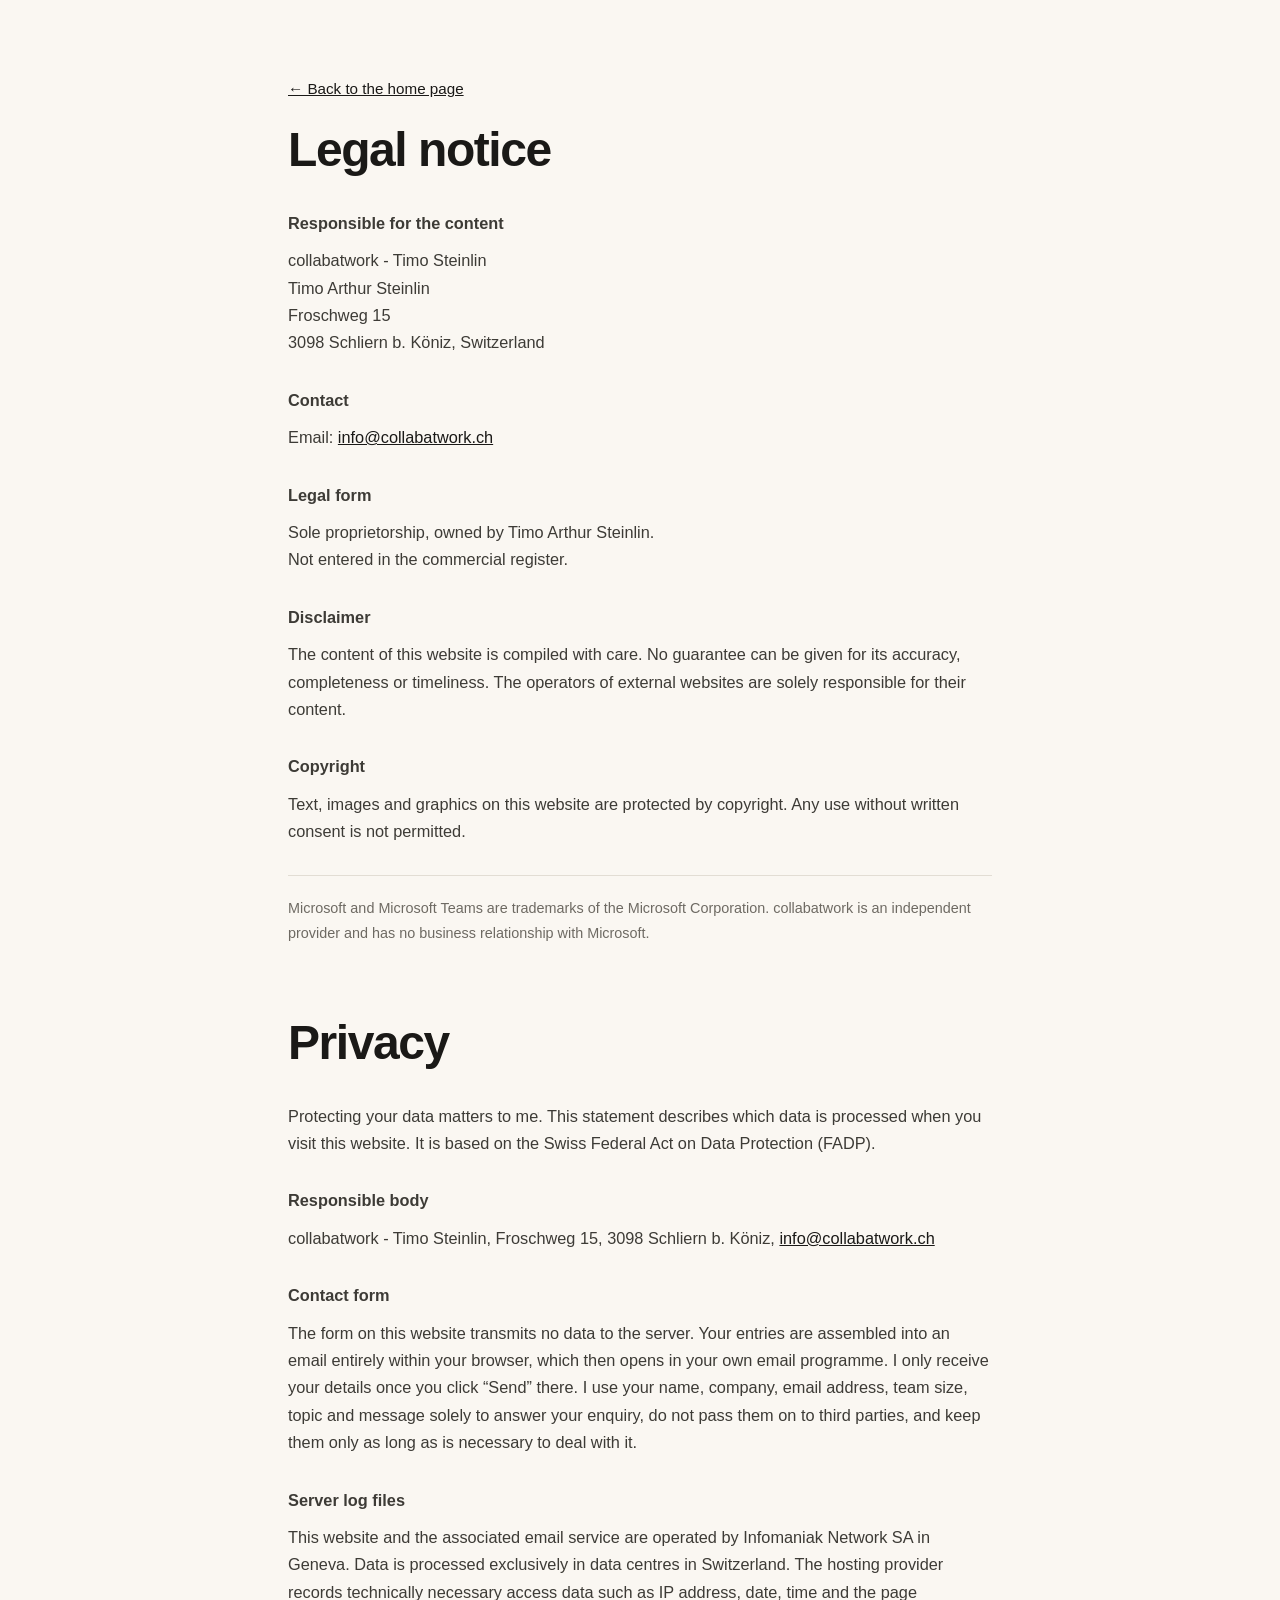
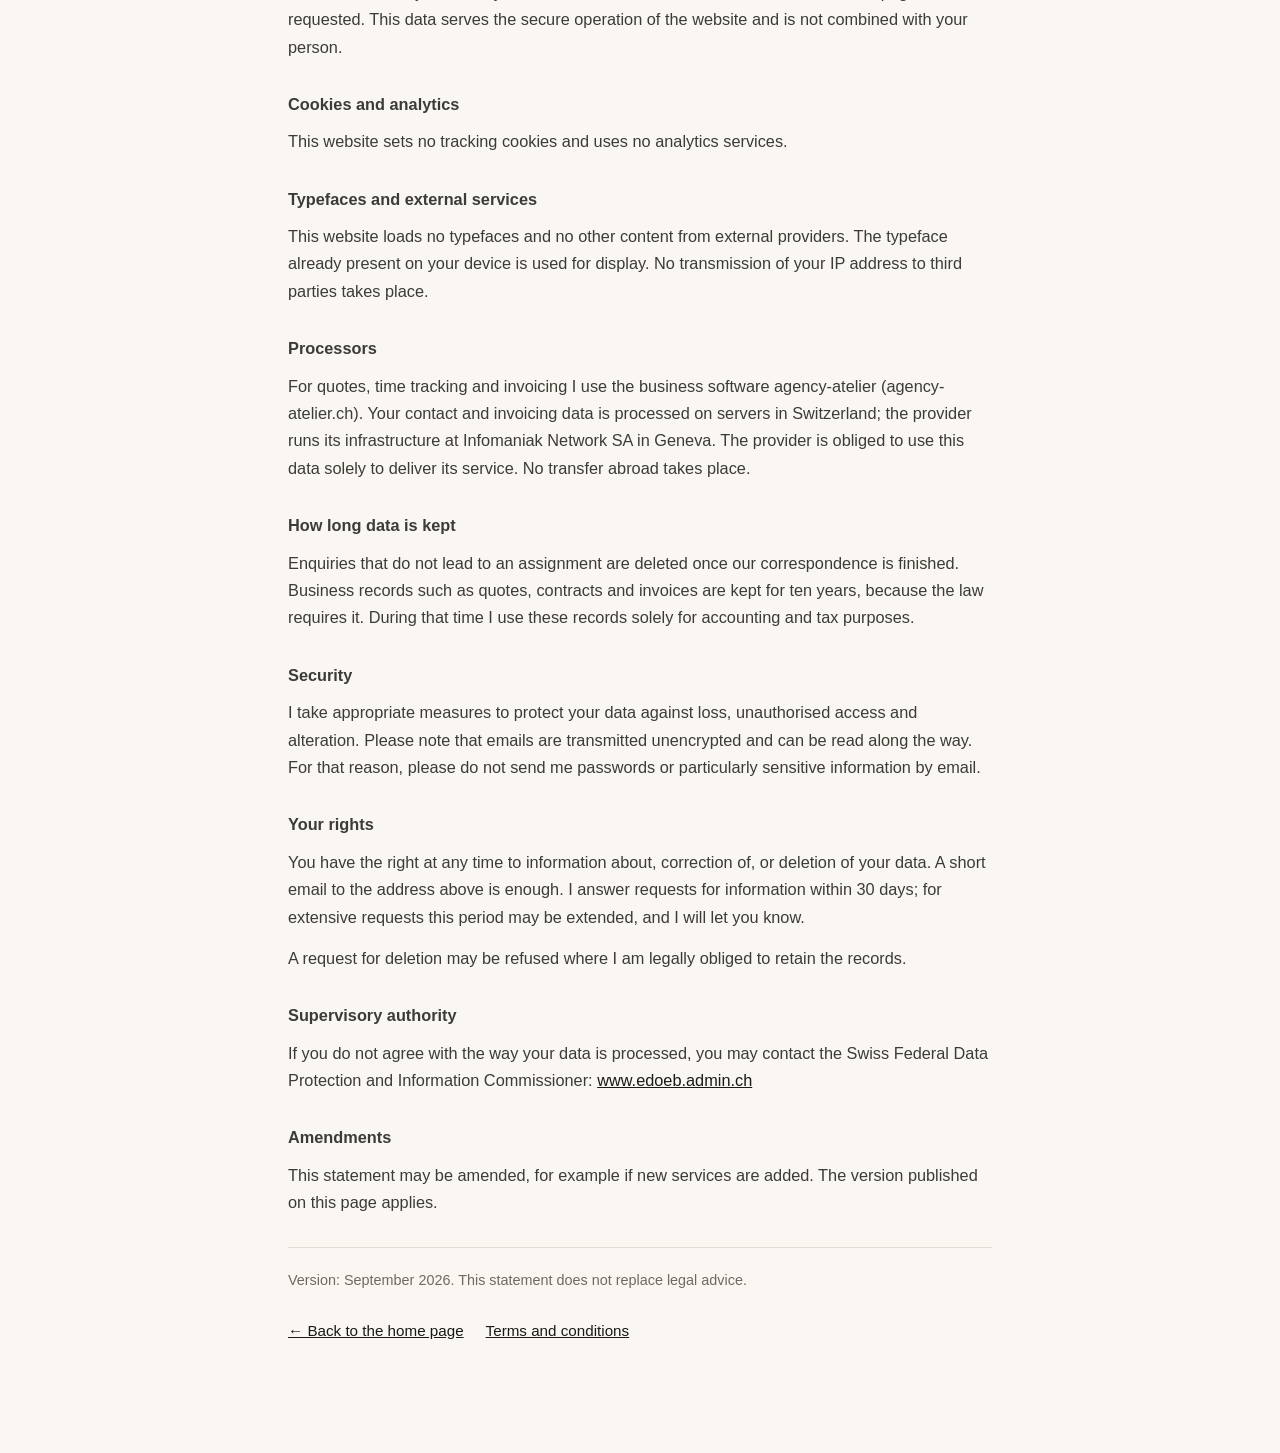
<file: legal.html>
<!DOCTYPE html>
<html lang="en">
<head>
<meta charset="utf-8">
<meta name="viewport" content="width=device-width, initial-scale=1">
<title>Legal notice and privacy — collabatwork</title>
<meta name="robots" content="noindex">
<link rel="icon" href="data:image/svg+xml,%3Csvg xmlns='http://www.w3.org/2000/svg' viewBox='0 0 100 100'%3E%3Cg fill='none' stroke-width='12' stroke-linecap='round' stroke-linejoin='round'%3E%3Cpath d='M69 17.1A38 38 0 1 0 69 82.9' stroke='%2323201B'/%3E%3Cpath d='M44 32 66 50 44 68' stroke='%23C4653A'/%3E%3C/g%3E%3C/svg%3E">
<link rel="stylesheet" href="style.css">
</head>
<body>

<main class="legal">
  <a class="back" href="en.html">← Back to the home page</a>
  <h1>Legal notice</h1>

  <section>
    <h2>Responsible for the content</h2>
    <p>collabatwork - Timo Steinlin<br>Timo Arthur Steinlin<br>Froschweg 15<br>3098 Schliern b. Köniz, Switzerland</p>
  </section>
  <section>
    <h2>Contact</h2>
    <p>Email: <a href="mailto:info@collabatwork.ch">info@collabatwork.ch</a></p>
  </section>
  <section>
    <h2>Legal form</h2>
    <p>Sole proprietorship, owned by Timo Arthur Steinlin.<br>Not entered in the commercial register.</p>
  </section>
  <section>
    <h2>Disclaimer</h2>
    <p>The content of this website is compiled with care. No guarantee can be given for its accuracy, completeness or timeliness. The operators of external websites are solely responsible for their content.</p>
  </section>
  <section>
    <h2>Copyright</h2>
    <p>Text, images and graphics on this website are protected by copyright. Any use without written consent is not permitted.</p>
  </section>
  <section class="end">
    <p>Microsoft and Microsoft Teams are trademarks of the Microsoft Corporation. collabatwork is an independent provider and has no business relationship with Microsoft.</p>
  </section>

  <h1 id="privacy" style="margin-top:72px">Privacy</h1>

  <section>
    <p>Protecting your data matters to me. This statement describes which data is processed when you visit this website. It is based on the Swiss Federal Act on Data Protection (FADP).</p>
  </section>
  <section>
    <h2>Responsible body</h2>
    <p>collabatwork - Timo Steinlin, Froschweg 15, 3098 Schliern b. Köniz, <a href="mailto:info@collabatwork.ch">info@collabatwork.ch</a></p>
  </section>
  <section>
    <h2>Contact form</h2>
    <p>The form on this website transmits no data to the server. Your entries are assembled into an email entirely within your browser, which then opens in your own email programme. I only receive your details once you click “Send” there. I use your name, company, email address, team size, topic and message solely to answer your enquiry, do not pass them on to third parties, and keep them only as long as is necessary to deal with it.</p>
  </section>
  <section>
    <h2>Server log files</h2>
    <p>This website and the associated email service are operated by Infomaniak Network SA in Geneva. Data is processed exclusively in data centres in Switzerland. The hosting provider records technically necessary access data such as IP address, date, time and the page requested. This data serves the secure operation of the website and is not combined with your person.</p>
  </section>
  <section>
    <h2>Cookies and analytics</h2>
    <p>This website sets no tracking cookies and uses no analytics services.</p>
  </section>
  <section>
    <h2>Typefaces and external services</h2>
    <p>This website loads no typefaces and no other content from external providers. The typeface already present on your device is used for display. No transmission of your IP address to third parties takes place.</p>
  </section>
  <section>
    <h2>Processors</h2>
    <p>For quotes, time tracking and invoicing I use the business software agency-atelier (agency-atelier.ch). Your contact and invoicing data is processed on servers in Switzerland; the provider runs its infrastructure at Infomaniak Network SA in Geneva. The provider is obliged to use this data solely to deliver its service. No transfer abroad takes place.</p>
  </section>

  <section>
    <h2>How long data is kept</h2>
    <p>Enquiries that do not lead to an assignment are deleted once our correspondence is finished. Business records such as quotes, contracts and invoices are kept for ten years, because the law requires it. During that time I use these records solely for accounting and tax purposes.</p>
  </section>

  <section>
    <h2>Security</h2>
    <p>I take appropriate measures to protect your data against loss, unauthorised access and alteration. Please note that emails are transmitted unencrypted and can be read along the way. For that reason, please do not send me passwords or particularly sensitive information by email.</p>
  </section>

  <section>
    <h2>Your rights</h2>
    <p>You have the right at any time to information about, correction of, or deletion of your data. A short email to the address above is enough. I answer requests for information within 30 days; for extensive requests this period may be extended, and I will let you know.</p>
    <p>A request for deletion may be refused where I am legally obliged to retain the records.</p>
  </section>

  <section>
    <h2>Supervisory authority</h2>
    <p>If you do not agree with the way your data is processed, you may contact the Swiss Federal Data Protection and Information Commissioner: <a href="https://www.edoeb.admin.ch" target="_blank" rel="noopener">www.edoeb.admin.ch</a></p>
  </section>

  <section>
    <h2>Amendments</h2>
    <p>This statement may be amended, for example if new services are added. The version published on this page applies.</p>
  </section>
  <section class="end">
    <p>Version: September 2026. This statement does not replace legal advice.</p>
  </section>

  <p style="display:flex;flex-wrap:wrap;gap:22px"><a class="back" href="en.html">← Back to the home page</a><a class="back" href="terms.html">Terms and conditions</a></p>
</main>

</body>
</html>
</file>
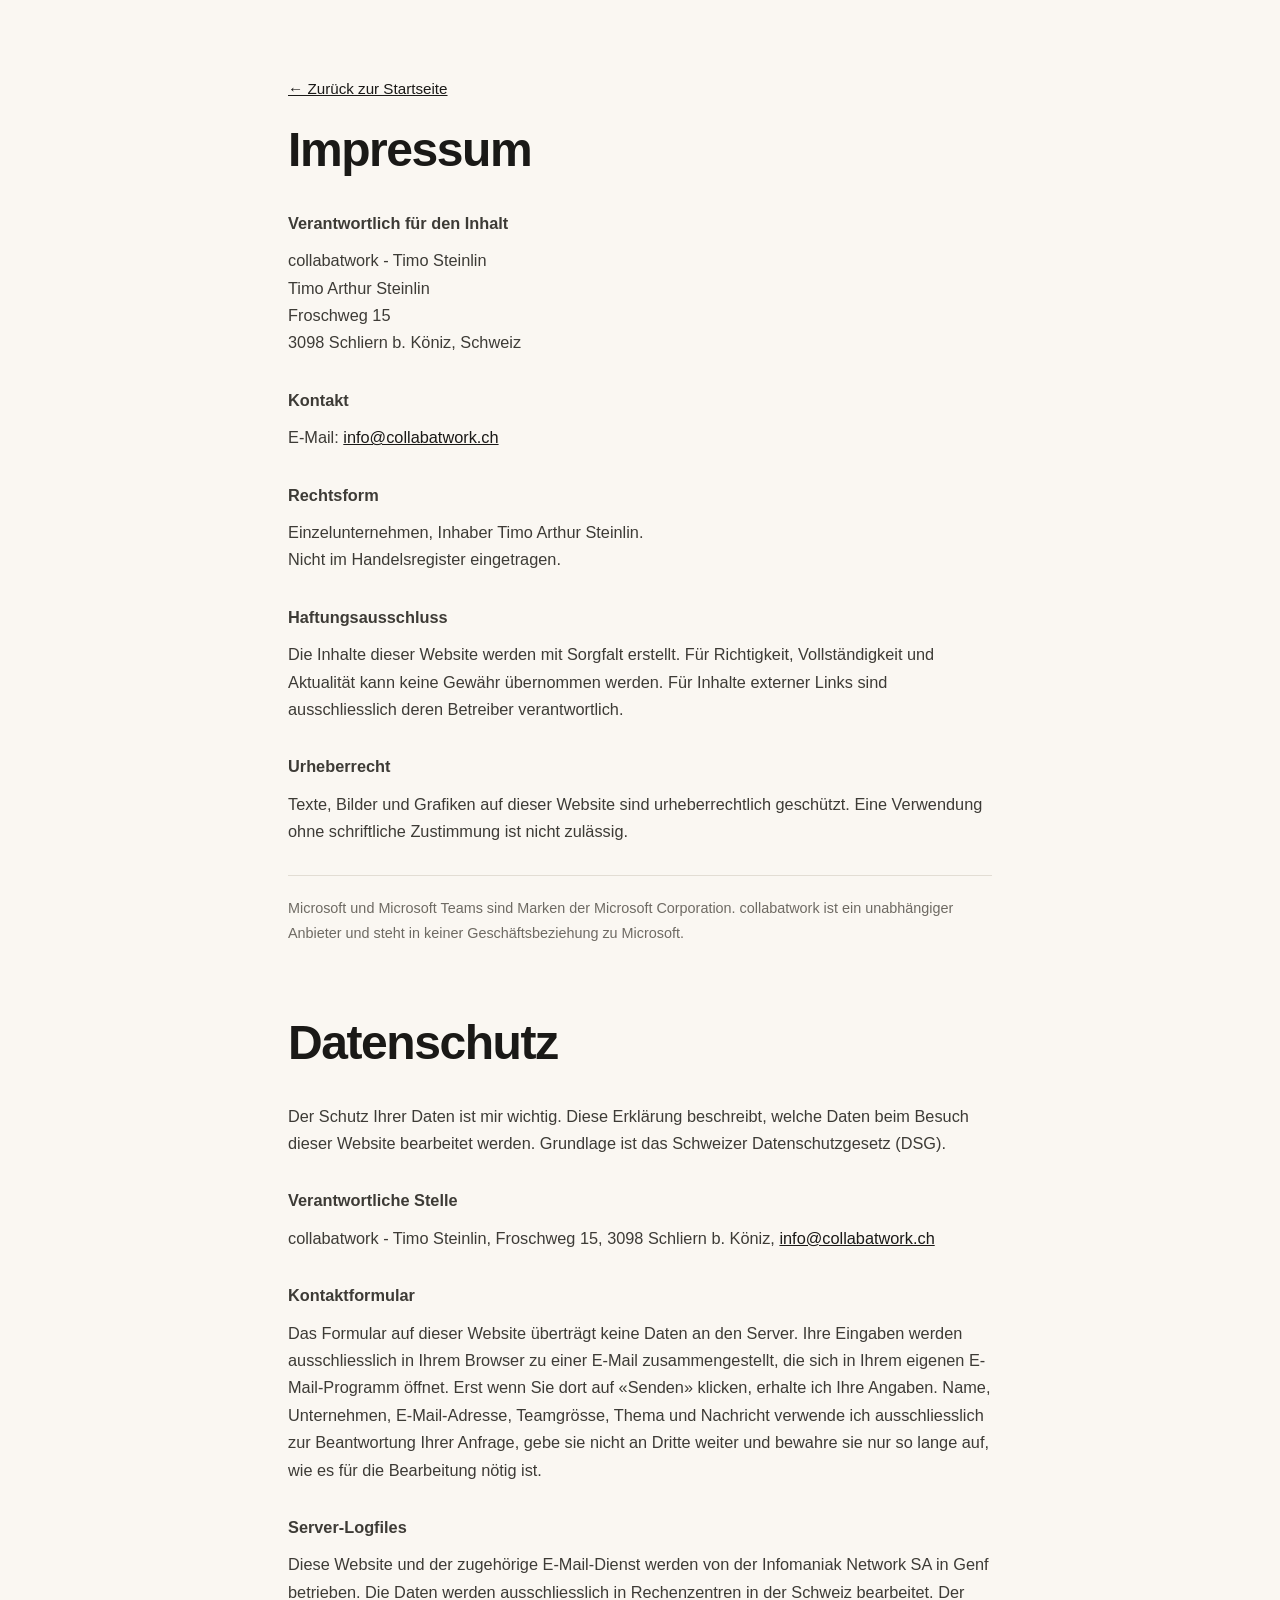
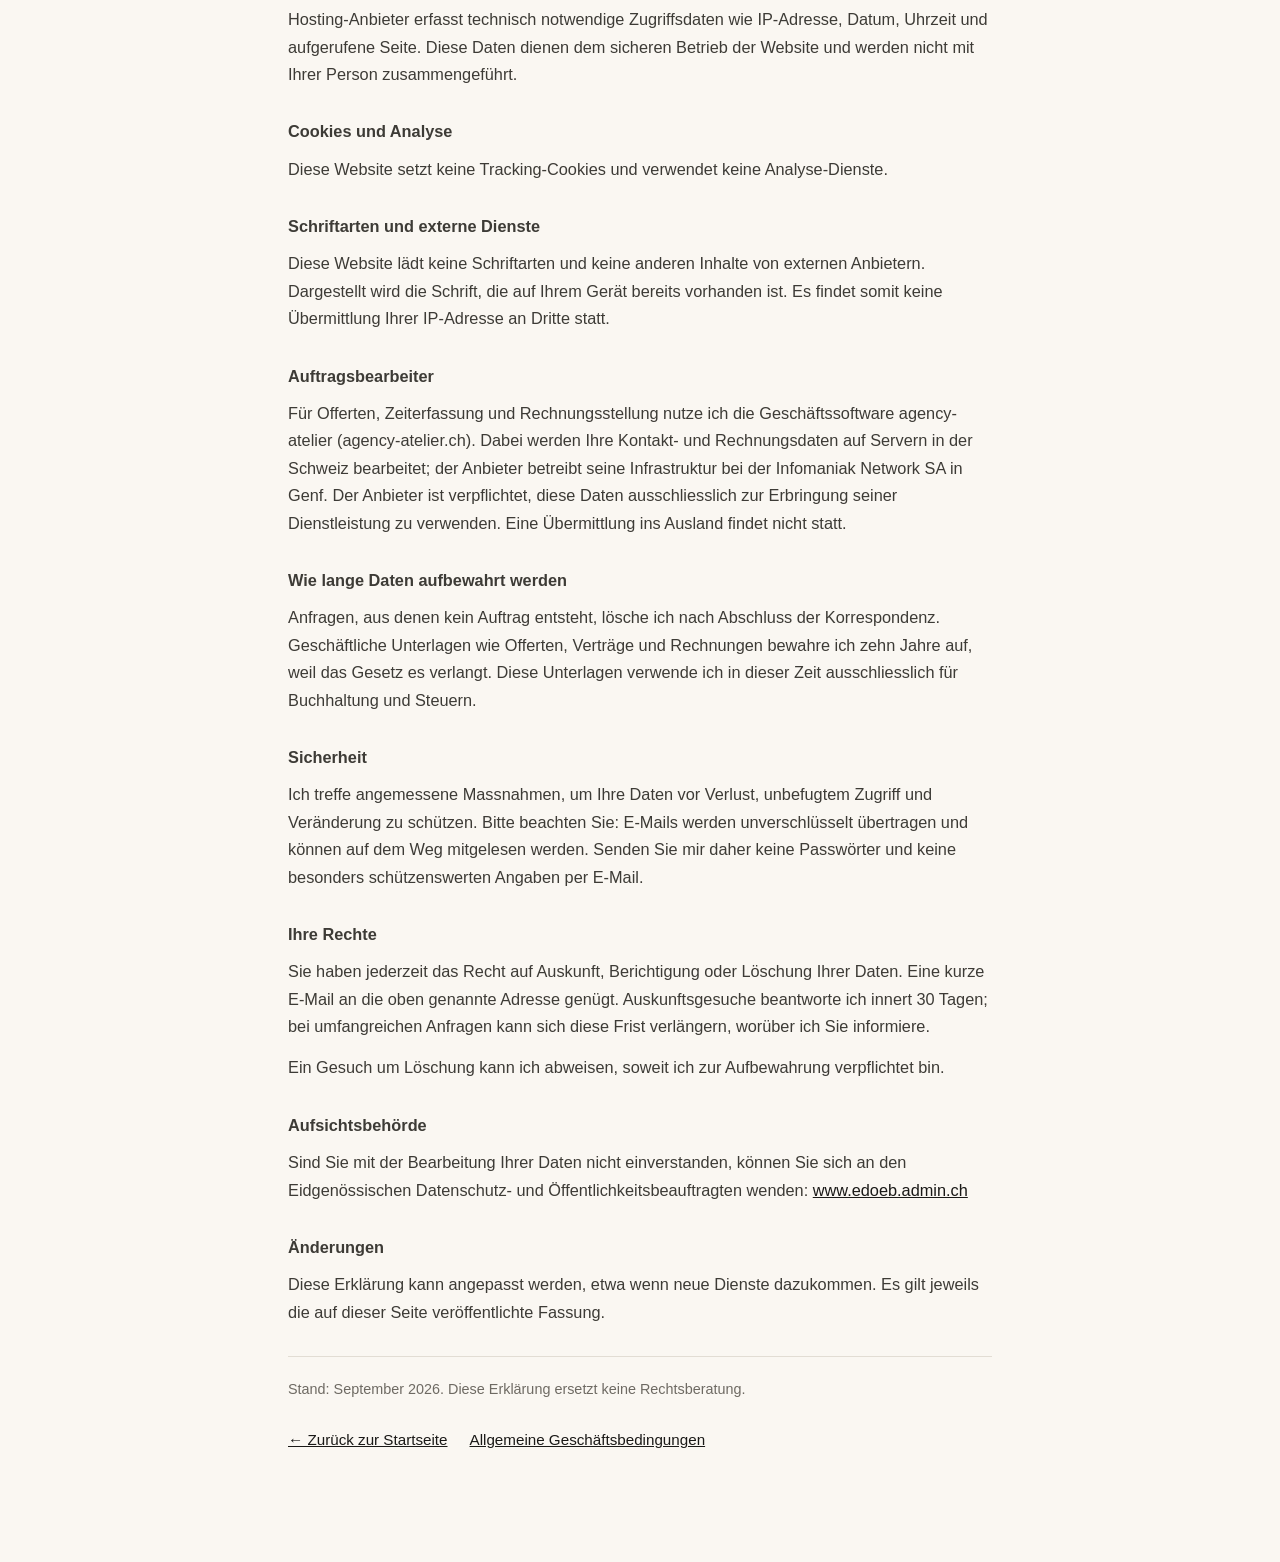
<file: rechtliches.html>
<!DOCTYPE html>
<html lang="de">
<head>
<meta charset="utf-8">
<meta name="viewport" content="width=device-width, initial-scale=1">
<title>Impressum und Datenschutz — collabatwork</title>
<meta name="robots" content="noindex">
<link rel="icon" href="data:image/svg+xml,%3Csvg xmlns='http://www.w3.org/2000/svg' viewBox='0 0 100 100'%3E%3Cg fill='none' stroke-width='12' stroke-linecap='round' stroke-linejoin='round'%3E%3Cpath d='M69 17.1A38 38 0 1 0 69 82.9' stroke='%2323201B'/%3E%3Cpath d='M44 32 66 50 44 68' stroke='%23C4653A'/%3E%3C/g%3E%3C/svg%3E">
<link rel="stylesheet" href="style.css">
</head>
<body>

<main class="legal">
  <a class="back" href="index.html">← Zurück zur Startseite</a>
  <h1>Impressum</h1>

  <section>
    <h2>Verantwortlich für den Inhalt</h2>
    <p>collabatwork - Timo Steinlin<br>Timo Arthur Steinlin<br>Froschweg 15<br>3098 Schliern b. Köniz, Schweiz</p>
  </section>
  <section>
    <h2>Kontakt</h2>
    <p>E-Mail: <a href="mailto:info@collabatwork.ch">info@collabatwork.ch</a></p>
  </section>
  <section>
    <h2>Rechtsform</h2>
    <p>Einzelunternehmen, Inhaber Timo Arthur Steinlin.<br>Nicht im Handelsregister eingetragen.</p>
  </section>
  <section>
    <h2>Haftungsausschluss</h2>
    <p>Die Inhalte dieser Website werden mit Sorgfalt erstellt. Für Richtigkeit, Vollständigkeit und Aktualität kann keine Gewähr übernommen werden. Für Inhalte externer Links sind ausschliesslich deren Betreiber verantwortlich.</p>
  </section>
  <section>
    <h2>Urheberrecht</h2>
    <p>Texte, Bilder und Grafiken auf dieser Website sind urheberrechtlich geschützt. Eine Verwendung ohne schriftliche Zustimmung ist nicht zulässig.</p>
  </section>
  <section class="end">
    <p>Microsoft und Microsoft Teams sind Marken der Microsoft Corporation. collabatwork ist ein unabhängiger Anbieter und steht in keiner Geschäftsbeziehung zu Microsoft.</p>
  </section>

  <h1 id="datenschutz" style="margin-top:72px">Datenschutz</h1>

  <section>
    <p>Der Schutz Ihrer Daten ist mir wichtig. Diese Erklärung beschreibt, welche Daten beim Besuch dieser Website bearbeitet werden. Grundlage ist das Schweizer Datenschutzgesetz (DSG).</p>
  </section>
  <section>
    <h2>Verantwortliche Stelle</h2>
    <p>collabatwork - Timo Steinlin, Froschweg 15, 3098 Schliern b. Köniz, <a href="mailto:info@collabatwork.ch">info@collabatwork.ch</a></p>
  </section>
  <section>
    <h2>Kontaktformular</h2>
    <p>Das Formular auf dieser Website überträgt keine Daten an den Server. Ihre Eingaben werden ausschliesslich in Ihrem Browser zu einer E-Mail zusammengestellt, die sich in Ihrem eigenen E-Mail-Programm öffnet. Erst wenn Sie dort auf «Senden» klicken, erhalte ich Ihre Angaben. Name, Unternehmen, E-Mail-Adresse, Teamgrösse, Thema und Nachricht verwende ich ausschliesslich zur Beantwortung Ihrer Anfrage, gebe sie nicht an Dritte weiter und bewahre sie nur so lange auf, wie es für die Bearbeitung nötig ist.</p>
  </section>
  <section>
    <h2>Server-Logfiles</h2>
    <p>Diese Website und der zugehörige E-Mail-Dienst werden von der Infomaniak Network SA in Genf betrieben. Die Daten werden ausschliesslich in Rechenzentren in der Schweiz bearbeitet. Der Hosting-Anbieter erfasst technisch notwendige Zugriffsdaten wie IP-Adresse, Datum, Uhrzeit und aufgerufene Seite. Diese Daten dienen dem sicheren Betrieb der Website und werden nicht mit Ihrer Person zusammengeführt.</p>
  </section>
  <section>
    <h2>Cookies und Analyse</h2>
    <p>Diese Website setzt keine Tracking-Cookies und verwendet keine Analyse-Dienste.</p>
  </section>
  <section>
    <h2>Schriftarten und externe Dienste</h2>
    <p>Diese Website lädt keine Schriftarten und keine anderen Inhalte von externen Anbietern. Dargestellt wird die Schrift, die auf Ihrem Gerät bereits vorhanden ist. Es findet somit keine Übermittlung Ihrer IP-Adresse an Dritte statt.</p>
  </section>
  <section>
    <h2>Auftragsbearbeiter</h2>
    <p>Für Offerten, Zeiterfassung und Rechnungsstellung nutze ich die Geschäftssoftware agency-atelier (agency-atelier.ch). Dabei werden Ihre Kontakt- und Rechnungsdaten auf Servern in der Schweiz bearbeitet; der Anbieter betreibt seine Infrastruktur bei der Infomaniak Network SA in Genf. Der Anbieter ist verpflichtet, diese Daten ausschliesslich zur Erbringung seiner Dienstleistung zu verwenden. Eine Übermittlung ins Ausland findet nicht statt.</p>
  </section>

  <section>
    <h2>Wie lange Daten aufbewahrt werden</h2>
    <p>Anfragen, aus denen kein Auftrag entsteht, lösche ich nach Abschluss der Korrespondenz. Geschäftliche Unterlagen wie Offerten, Verträge und Rechnungen bewahre ich zehn Jahre auf, weil das Gesetz es verlangt. Diese Unterlagen verwende ich in dieser Zeit ausschliesslich für Buchhaltung und Steuern.</p>
  </section>

  <section>
    <h2>Sicherheit</h2>
    <p>Ich treffe angemessene Massnahmen, um Ihre Daten vor Verlust, unbefugtem Zugriff und Veränderung zu schützen. Bitte beachten Sie: E-Mails werden unverschlüsselt übertragen und können auf dem Weg mitgelesen werden. Senden Sie mir daher keine Passwörter und keine besonders schützenswerten Angaben per E-Mail.</p>
  </section>

  <section>
    <h2>Ihre Rechte</h2>
    <p>Sie haben jederzeit das Recht auf Auskunft, Berichtigung oder Löschung Ihrer Daten. Eine kurze E-Mail an die oben genannte Adresse genügt. Auskunftsgesuche beantworte ich innert 30 Tagen; bei umfangreichen Anfragen kann sich diese Frist verlängern, worüber ich Sie informiere.</p>
    <p>Ein Gesuch um Löschung kann ich abweisen, soweit ich zur Aufbewahrung verpflichtet bin.</p>
  </section>

  <section>
    <h2>Aufsichtsbehörde</h2>
    <p>Sind Sie mit der Bearbeitung Ihrer Daten nicht einverstanden, können Sie sich an den Eidgenössischen Datenschutz- und Öffentlichkeitsbeauftragten wenden: <a href="https://www.edoeb.admin.ch" target="_blank" rel="noopener">www.edoeb.admin.ch</a></p>
  </section>

  <section>
    <h2>Änderungen</h2>
    <p>Diese Erklärung kann angepasst werden, etwa wenn neue Dienste dazukommen. Es gilt jeweils die auf dieser Seite veröffentlichte Fassung.</p>
  </section>
  <section class="end">
    <p>Stand: September 2026. Diese Erklärung ersetzt keine Rechtsberatung.</p>
  </section>

  <p style="display:flex;flex-wrap:wrap;gap:22px"><a class="back" href="index.html">← Zurück zur Startseite</a><a class="back" href="agb.html">Allgemeine Geschäftsbedingungen</a></p>
</main>

</body>
</html>
</file>
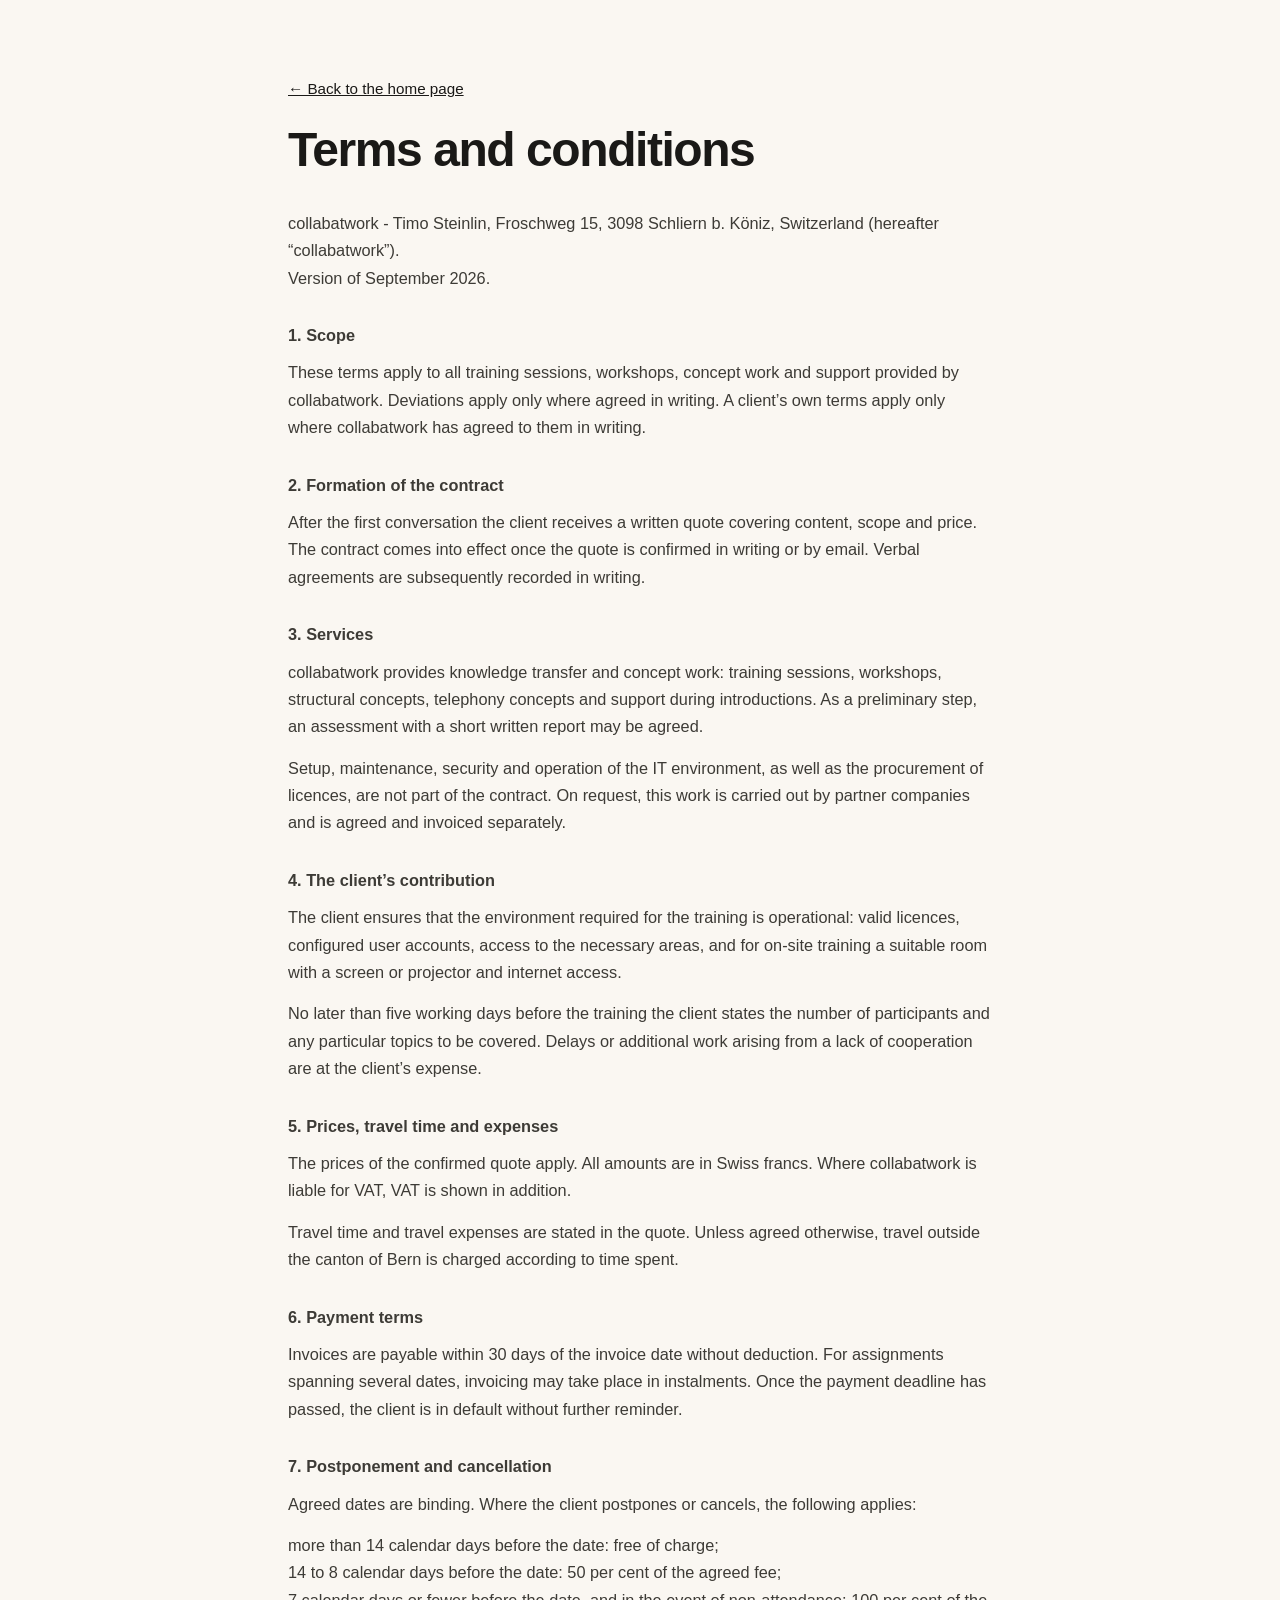
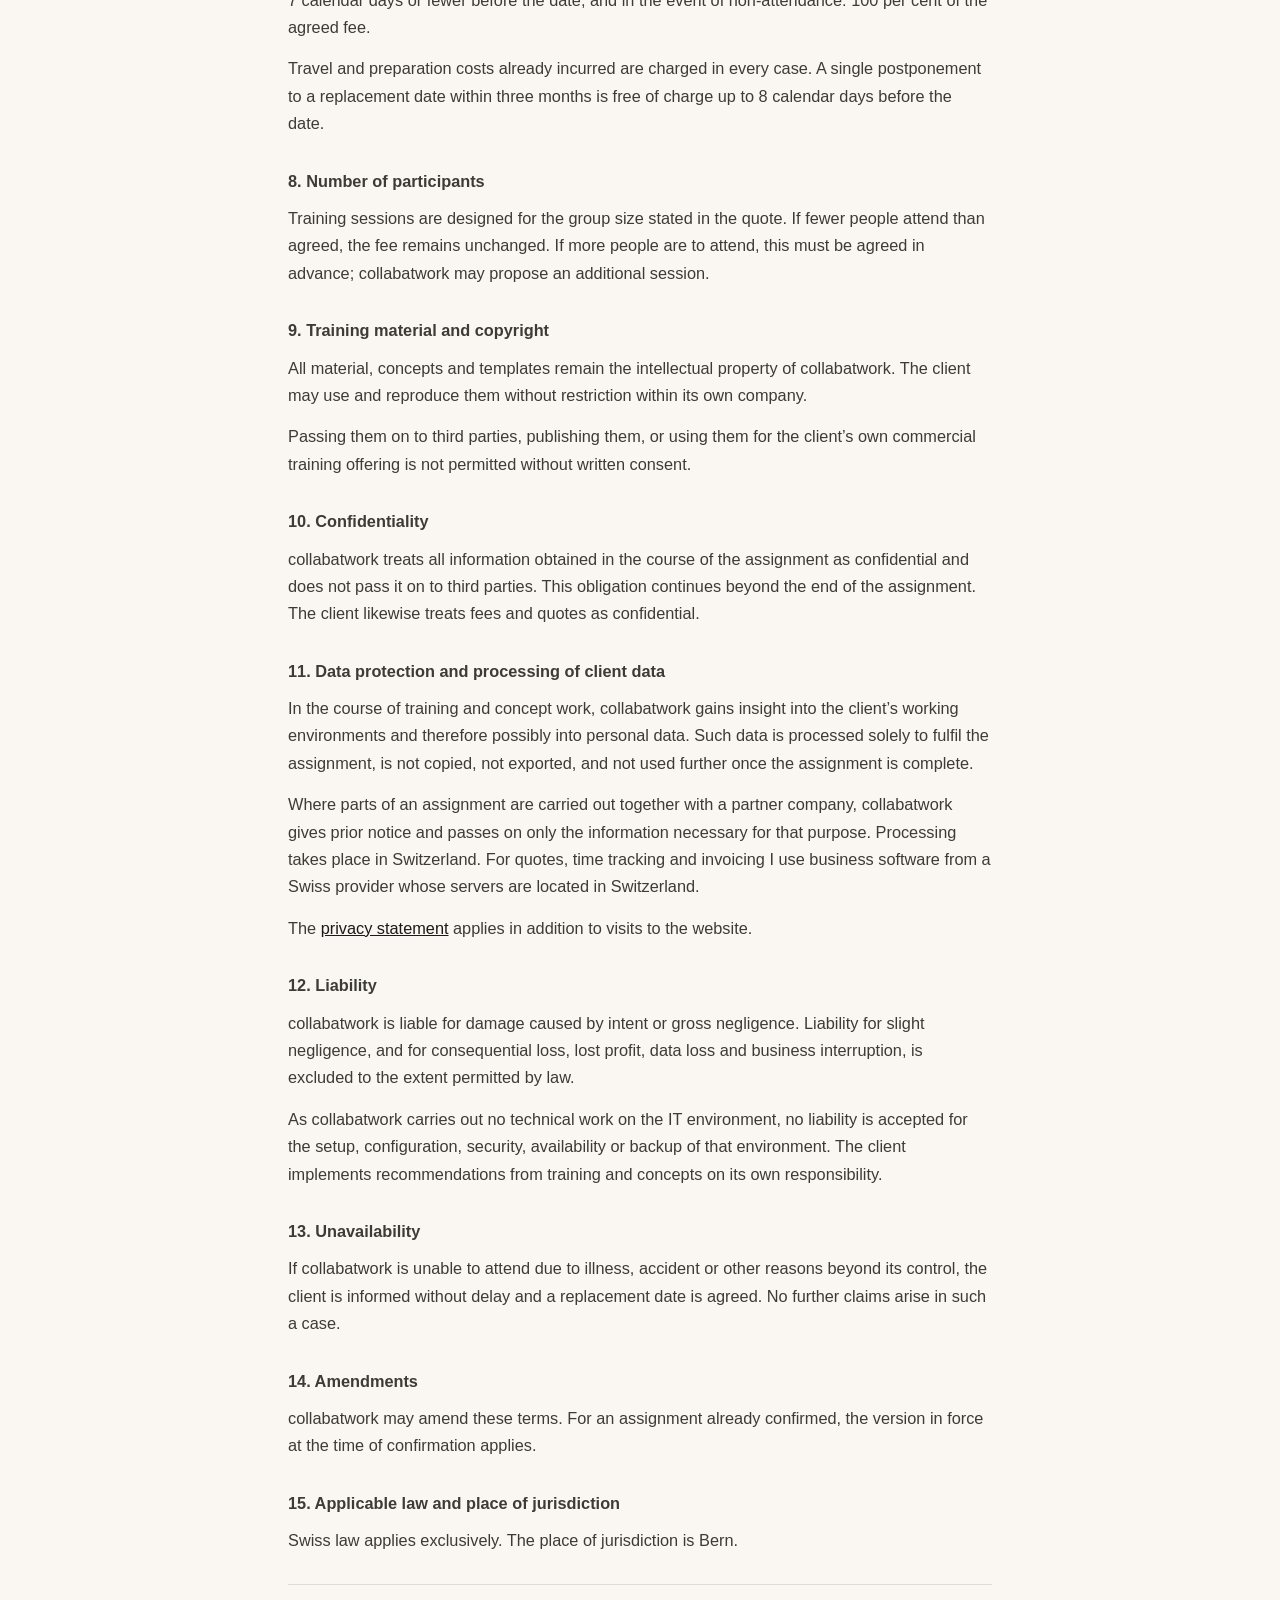
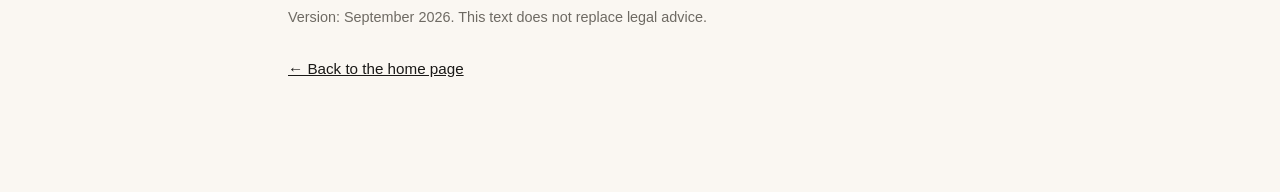
<file: terms.html>
<!DOCTYPE html>
<html lang="en">
<head>
<meta charset="utf-8">
<meta name="viewport" content="width=device-width, initial-scale=1">
<title>Terms and conditions — collabatwork</title>
<meta name="robots" content="noindex">
<link rel="icon" href="data:image/svg+xml,%3Csvg xmlns='http://www.w3.org/2000/svg' viewBox='0 0 100 100'%3E%3Cg fill='none' stroke-width='12' stroke-linecap='round' stroke-linejoin='round'%3E%3Cpath d='M69 17.1A38 38 0 1 0 69 82.9' stroke='%231A1917'/%3E%3Cpath d='M44 32 66 50 44 68' stroke='%23C4653A'/%3E%3C/g%3E%3C/svg%3E">
<link rel="stylesheet" href="style.css">
</head>
<body>

<main class="legal">
  <a class="back" href="en.html">← Back to the home page</a>
  <h1>Terms and conditions</h1>

  <section>
    <p>collabatwork - Timo Steinlin, Froschweg 15, 3098 Schliern b. Köniz, Switzerland (hereafter “collabatwork”).<br>Version of September 2026.</p>
  </section>
  <section>
    <h2>1. Scope</h2>
    <p>These terms apply to all training sessions, workshops, concept work and support provided by collabatwork. Deviations apply only where agreed in writing. A client’s own terms apply only where collabatwork has agreed to them in writing.</p>
  </section>
  <section>
    <h2>2. Formation of the contract</h2>
    <p>After the first conversation the client receives a written quote covering content, scope and price. The contract comes into effect once the quote is confirmed in writing or by email. Verbal agreements are subsequently recorded in writing.</p>
  </section>
  <section>
    <h2>3. Services</h2>
    <p>collabatwork provides knowledge transfer and concept work: training sessions, workshops, structural concepts, telephony concepts and support during introductions. As a preliminary step, an assessment with a short written report may be agreed.</p>
    <p>Setup, maintenance, security and operation of the IT environment, as well as the procurement of licences, are not part of the contract. On request, this work is carried out by partner companies and is agreed and invoiced separately.</p>
  </section>
  <section>
    <h2>4. The client’s contribution</h2>
    <p>The client ensures that the environment required for the training is operational: valid licences, configured user accounts, access to the necessary areas, and for on-site training a suitable room with a screen or projector and internet access.</p>
    <p>No later than five working days before the training the client states the number of participants and any particular topics to be covered. Delays or additional work arising from a lack of cooperation are at the client’s expense.</p>
  </section>
  <section>
    <h2>5. Prices, travel time and expenses</h2>
    <p>The prices of the confirmed quote apply. All amounts are in Swiss francs. Where collabatwork is liable for VAT, VAT is shown in addition.</p>
    <p>Travel time and travel expenses are stated in the quote. Unless agreed otherwise, travel outside the canton of Bern is charged according to time spent.</p>
  </section>
  <section>
    <h2>6. Payment terms</h2>
    <p>Invoices are payable within 30 days of the invoice date without deduction. For assignments spanning several dates, invoicing may take place in instalments. Once the payment deadline has passed, the client is in default without further reminder.</p>
  </section>
  <section>
    <h2>7. Postponement and cancellation</h2>
    <p>Agreed dates are binding. Where the client postpones or cancels, the following applies:</p>
    <p>more than 14 calendar days before the date: free of charge;<br>14 to 8 calendar days before the date: 50 per cent of the agreed fee;<br>7 calendar days or fewer before the date, and in the event of non-attendance: 100 per cent of the agreed fee.</p>
    <p>Travel and preparation costs already incurred are charged in every case. A single postponement to a replacement date within three months is free of charge up to 8 calendar days before the date.</p>
  </section>
  <section>
    <h2>8. Number of participants</h2>
    <p>Training sessions are designed for the group size stated in the quote. If fewer people attend than agreed, the fee remains unchanged. If more people are to attend, this must be agreed in advance; collabatwork may propose an additional session.</p>
  </section>
  <section>
    <h2>9. Training material and copyright</h2>
    <p>All material, concepts and templates remain the intellectual property of collabatwork. The client may use and reproduce them without restriction within its own company.</p>
    <p>Passing them on to third parties, publishing them, or using them for the client’s own commercial training offering is not permitted without written consent.</p>
  </section>
  <section>
    <h2>10. Confidentiality</h2>
    <p>collabatwork treats all information obtained in the course of the assignment as confidential and does not pass it on to third parties. This obligation continues beyond the end of the assignment. The client likewise treats fees and quotes as confidential.</p>
  </section>
  <section>
    <h2>11. Data protection and processing of client data</h2>
    <p>In the course of training and concept work, collabatwork gains insight into the client’s working environments and therefore possibly into personal data. Such data is processed solely to fulfil the assignment, is not copied, not exported, and not used further once the assignment is complete.</p>
    <p>Where parts of an assignment are carried out together with a partner company, collabatwork gives prior notice and passes on only the information necessary for that purpose. Processing takes place in Switzerland. For quotes, time tracking and invoicing I use business software from a Swiss provider whose servers are located in Switzerland.</p>
    <p>The <a href="legal.html#privacy">privacy statement</a> applies in addition to visits to the website.</p>
  </section>
  <section>
    <h2>12. Liability</h2>
    <p>collabatwork is liable for damage caused by intent or gross negligence. Liability for slight negligence, and for consequential loss, lost profit, data loss and business interruption, is excluded to the extent permitted by law.</p>
    <p>As collabatwork carries out no technical work on the IT environment, no liability is accepted for the setup, configuration, security, availability or backup of that environment. The client implements recommendations from training and concepts on its own responsibility.</p>
  </section>
  <section>
    <h2>13. Unavailability</h2>
    <p>If collabatwork is unable to attend due to illness, accident or other reasons beyond its control, the client is informed without delay and a replacement date is agreed. No further claims arise in such a case.</p>
  </section>
  <section>
    <h2>14. Amendments</h2>
    <p>collabatwork may amend these terms. For an assignment already confirmed, the version in force at the time of confirmation applies.</p>
  </section>
  <section>
    <h2>15. Applicable law and place of jurisdiction</h2>
    <p>Swiss law applies exclusively. The place of jurisdiction is Bern.</p>
  </section>
  <section class="end">
    <p>Version: September 2026. This text does not replace legal advice.</p>
  </section>

  <p><a class="back" href="en.html">← Back to the home page</a></p>
</main>

</body>
</html>
</file>
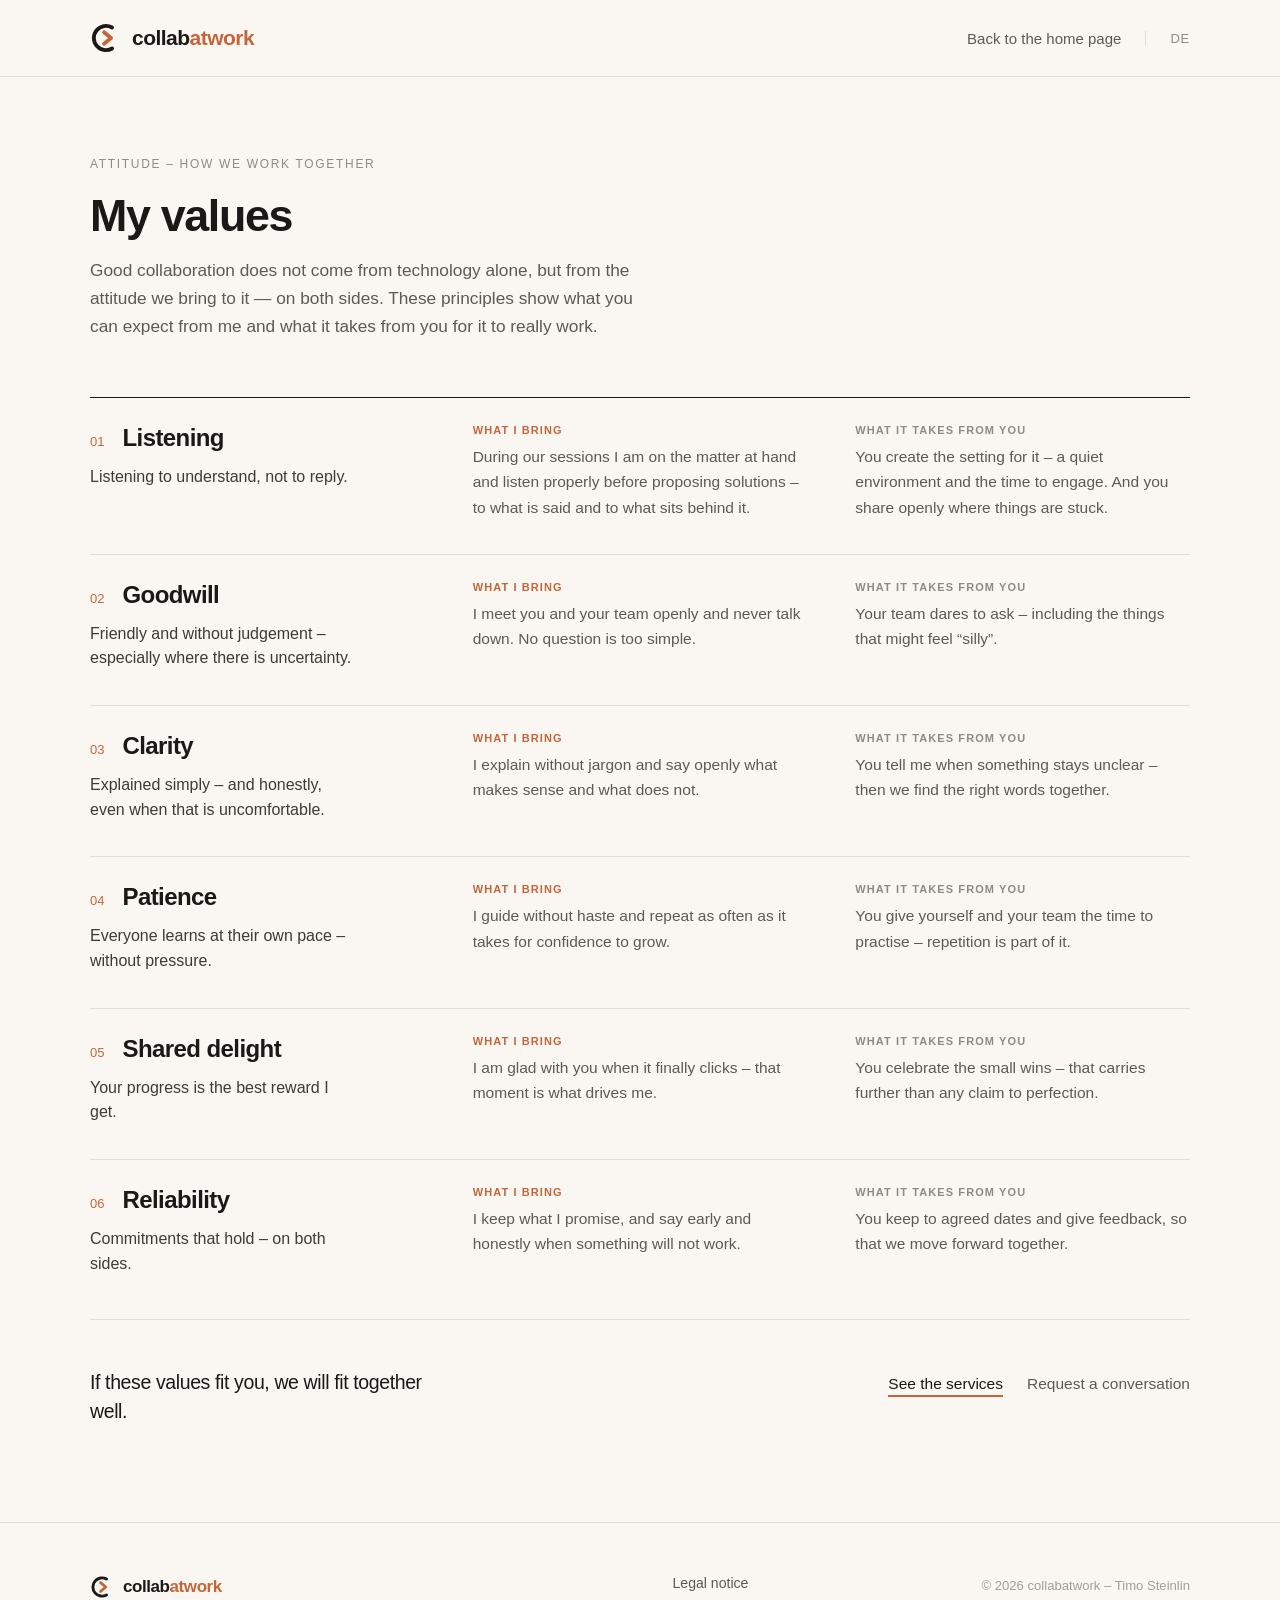
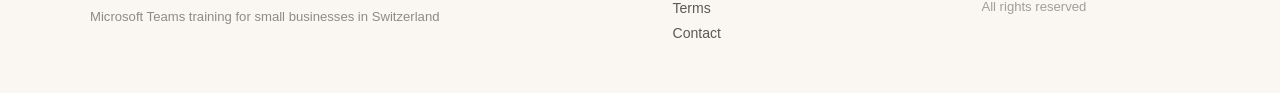
<file: values.html>
<!DOCTYPE html>
<html lang="en">
<head>
<meta charset="utf-8">
<meta name="viewport" content="width=device-width, initial-scale=1">
<title>My values – collabatwork</title>
<meta name="description" content="Six principles for working together – what you can expect from me and what it takes from you.">
<link rel="canonical" href="https://collabatwork.ch/values.html">
<link rel="alternate" hreflang="de" href="https://collabatwork.ch/werte.html">
<link rel="alternate" hreflang="en" href="https://collabatwork.ch/values.html">
<link rel="icon" href="data:image/svg+xml,%3Csvg xmlns='http://www.w3.org/2000/svg' viewBox='0 0 100 100'%3E%3Cg fill='none' stroke-width='12' stroke-linecap='round' stroke-linejoin='round'%3E%3Cpath d='M69 17.1A38 38 0 1 0 69 82.9' stroke='%231A1917'/%3E%3Cpath d='M44 32 66 50 44 68' stroke='%23C4653A'/%3E%3C/g%3E%3C/svg%3E">
<meta property="og:title" content="My values – collabatwork">
<meta property="og:description" content="Six principles for working together – what you can expect from me and what it takes from you.">
<meta property="og:type" content="website">
<meta property="og:locale" content="en_GB">
<meta property="og:url" content="https://collabatwork.ch/values.html">
<meta property="og:image" content="https://collabatwork.ch/vorschau.png">
<meta property="og:image:width" content="1200">
<meta property="og:image:height" content="630">
<meta name="twitter:card" content="summary_large_image">
<link rel="stylesheet" href="style.css">
</head>
<body>
<!--
  collabatwork.ch – Werteseite (englisch)

  Zweck       : Sieben Grundsätze der Zusammenarbeit. Vom Angebotsabschnitt der
                Startseite und aus der Fusszeile verlinkt.
  Zwilling    : werte.html (deutsch) – jede Änderung in beiden Dateien nachziehen.
  Aufbau      : Entwurfsband, Kopfzeile, Einleitung, sechs Wertezeilen, Abschluss, Fusszeile.

  Gestaltung  : Stile stehen absichtlich inline, damit die Seite ohne zweite
                Anfrage dargestellt wird. Übergreifende Regeln: style.css
  Schrift     : Systemschrift des Geräts, es wird keine Schrift nachgeladen
  Farben      : Sand #FAF7F2 · Text #1A1917 · Fliesstext #3D3B36 · Leise #8E8B84
                Haarlinie #E2DDD4 · Signal (Marke) #C4653A · Dunkelband #1A1917
  Raster      : max. 1180px breit, Rand clamp(20px,4vw,40px)
  Wertezeile  : drei Spalten, die bei schmalen Fenstern untereinander laufen –
                links Nummer, Name und Kernsatz, dann «was ich einbringe»,
                dann «was es von der Kundschaft braucht». Gleiche Form wie die
                Angebotszeilen auf der Startseite.
  Haarlinien  : die erste Zeile trägt #1A1917 (kräftig, öffnet die Liste), alle
                weiteren #E2DDD4. Keine Linie unter der letzten Zeile – dort
                schliesst der Abschlussblock mit eigener Linie an.
  Kein JS     : diese Seite braucht site.js nicht, sie hat kein Menü und kein Formular
-->
<div style="width:100%;background:#FAF7F2">

  <!-- ENTWURFSBAND – entfernen, sobald die Seite offiziell ist -->
    <!-- KOPFZEILE – schlank: Logo, Rückweg, Sprachwechsel. Kein Menü, kein Sticky -->
  <header style="background:#FAF7F2;border-bottom:1px solid #E2DDD4">
    <div style="max-width:1180px;margin:0 auto;padding:0 clamp(20px,4vw,40px);height:76px;display:flex;align-items:center;justify-content:space-between;gap:20px">
      <a href="en.html" style="display:flex;align-items:center;gap:10px;text-decoration:none;flex-shrink:0">
        <svg width="32" height="32" viewBox="0 0 100 100" fill="none" aria-hidden="true"><path d="M69 17.1A38 38 0 1 0 69 82.9" stroke="#1A1917" stroke-width="12" stroke-linecap="round"></path><path d="M44 32 66 50 44 68" stroke="#C4653A" stroke-width="12" stroke-linecap="round" stroke-linejoin="round"></path></svg>
        <span style="font-size:21px;font-weight:600;letter-spacing:-.025em">collab<span style="color:#C4653A">atwork</span></span>
      </a>
      <div style="display:flex;align-items:center;gap:24px;font-size:15px">
        <a href="en.html" style="text-decoration:none;color:#5C5A54">Back to the home page</a>
        <a href="werte.html" style="text-decoration:none;color:#8E8B84;font-size:13px;letter-spacing:.06em;padding-left:24px;border-left:1px solid #E2DDD4">DE</a>
      </div>
    </div>
  </header>

  <main style="display:block">
    <section style="max-width:1180px;margin:0 auto;padding:clamp(48px,7vw,80px) clamp(20px,4vw,40px) clamp(56px,8vw,96px)">
      <!-- EINLEITUNG – Augenbraue, Titel, Absicht der Seite -->
      <div style="font-size:12px;letter-spacing:.14em;text-transform:uppercase;color:#8E8B84;margin-bottom:20px">Attitude – how we work together</div>
      <h1 style="margin:0 0 18px;font-size:clamp(1.9rem,4vw,2.8rem);font-weight:700;line-height:1.08;letter-spacing:-.03em;max-width:22ch;text-wrap:pretty">My values</h1>
      <p style="margin:0 0 clamp(36px,6vw,56px);font-size:1.08rem;line-height:1.62;color:#5C5A54;max-width:58ch">Good collaboration does not come from technology alone, but from the attitude we bring to it — on both sides. These principles show what you can expect from me and what it takes from you for it to really work.</p>

      <!-- SECHS WERTE – je eine Zeile. Reihenfolge und Nummern hängen zusammen:
           wird eine Zeile entfernt, die Nummern der folgenden anpassen -->
      <div style="display:grid;grid-template-columns:repeat(auto-fit,minmax(min(280px,100%),1fr));gap:clamp(20px,4vw,48px);border-top:1px solid #1A1917;padding:26px 0 34px">
        <div>
          <div style="display:flex;gap:18px;align-items:baseline">
            <span style="font-size:13px;color:#C4653A;font-weight:500">01</span> <!-- Listening (merged from Being present and Listening) -->
            <h2 style="margin:0;font-size:1.5rem;font-weight:600;letter-spacing:-.024em;line-height:1.2">Listening</h2>
          </div>
          <div style="margin-top:12px;font-size:1rem;line-height:1.55;color:#3D3B36;max-width:30ch">Listening to understand, not to reply.</div>
        </div>
        <div>
          <div style="font-size:11px;letter-spacing:.1em;text-transform:uppercase;color:#C4653A;font-weight:600;margin-bottom:8px">What I bring</div>
          <p style="margin:0;font-size:.97rem;line-height:1.62;color:#5C5A54">During our sessions I am on the matter at hand and listen properly before proposing solutions – to what is said and to what sits behind it.</p>
        </div>
        <div>
          <div style="font-size:11px;letter-spacing:.1em;text-transform:uppercase;color:#8E8B84;font-weight:600;margin-bottom:8px">What it takes from you</div>
          <p style="margin:0;font-size:.97rem;line-height:1.62;color:#5C5A54">You create the setting for it – a quiet environment and the time to engage. And you share openly where things are stuck.</p>
        </div>
      </div>
      <div style="display:grid;grid-template-columns:repeat(auto-fit,minmax(min(280px,100%),1fr));gap:clamp(20px,4vw,48px);border-top:1px solid #E2DDD4;padding:26px 0 34px">
        <div>
          <div style="display:flex;gap:18px;align-items:baseline">
            <span style="font-size:13px;color:#C4653A;font-weight:500">02</span> <!-- Goodwill -->
            <h2 style="margin:0;font-size:1.5rem;font-weight:600;letter-spacing:-.024em;line-height:1.2">Goodwill</h2>
          </div>
          <div style="margin-top:12px;font-size:1rem;line-height:1.55;color:#3D3B36;max-width:30ch">Friendly and without judgement – especially where there is uncertainty.</div>
        </div>
        <div>
          <div style="font-size:11px;letter-spacing:.1em;text-transform:uppercase;color:#C4653A;font-weight:600;margin-bottom:8px">What I bring</div>
          <p style="margin:0;font-size:.97rem;line-height:1.62;color:#5C5A54">I meet you and your team openly and never talk down. No question is too simple.</p>
        </div>
        <div>
          <div style="font-size:11px;letter-spacing:.1em;text-transform:uppercase;color:#8E8B84;font-weight:600;margin-bottom:8px">What it takes from you</div>
          <p style="margin:0;font-size:.97rem;line-height:1.62;color:#5C5A54">Your team dares to ask – including the things that might feel “silly”.</p>
        </div>
      </div>
      <div style="display:grid;grid-template-columns:repeat(auto-fit,minmax(min(280px,100%),1fr));gap:clamp(20px,4vw,48px);border-top:1px solid #E2DDD4;padding:26px 0 34px">
        <div>
          <div style="display:flex;gap:18px;align-items:baseline">
            <span style="font-size:13px;color:#C4653A;font-weight:500">03</span> <!-- Clarity -->
            <h2 style="margin:0;font-size:1.5rem;font-weight:600;letter-spacing:-.024em;line-height:1.2">Clarity</h2>
          </div>
          <div style="margin-top:12px;font-size:1rem;line-height:1.55;color:#3D3B36;max-width:30ch">Explained simply – and honestly, even when that is uncomfortable.</div>
        </div>
        <div>
          <div style="font-size:11px;letter-spacing:.1em;text-transform:uppercase;color:#C4653A;font-weight:600;margin-bottom:8px">What I bring</div>
          <p style="margin:0;font-size:.97rem;line-height:1.62;color:#5C5A54">I explain without jargon and say openly what makes sense and what does not.</p>
        </div>
        <div>
          <div style="font-size:11px;letter-spacing:.1em;text-transform:uppercase;color:#8E8B84;font-weight:600;margin-bottom:8px">What it takes from you</div>
          <p style="margin:0;font-size:.97rem;line-height:1.62;color:#5C5A54">You tell me when something stays unclear – then we find the right words together.</p>
        </div>
      </div>
      <div style="display:grid;grid-template-columns:repeat(auto-fit,minmax(min(280px,100%),1fr));gap:clamp(20px,4vw,48px);border-top:1px solid #E2DDD4;padding:26px 0 34px">
        <div>
          <div style="display:flex;gap:18px;align-items:baseline">
            <span style="font-size:13px;color:#C4653A;font-weight:500">04</span> <!-- Patience -->
            <h2 style="margin:0;font-size:1.5rem;font-weight:600;letter-spacing:-.024em;line-height:1.2">Patience</h2>
          </div>
          <div style="margin-top:12px;font-size:1rem;line-height:1.55;color:#3D3B36;max-width:30ch">Everyone learns at their own pace – without pressure.</div>
        </div>
        <div>
          <div style="font-size:11px;letter-spacing:.1em;text-transform:uppercase;color:#C4653A;font-weight:600;margin-bottom:8px">What I bring</div>
          <p style="margin:0;font-size:.97rem;line-height:1.62;color:#5C5A54">I guide without haste and repeat as often as it takes for confidence to grow.</p>
        </div>
        <div>
          <div style="font-size:11px;letter-spacing:.1em;text-transform:uppercase;color:#8E8B84;font-weight:600;margin-bottom:8px">What it takes from you</div>
          <p style="margin:0;font-size:.97rem;line-height:1.62;color:#5C5A54">You give yourself and your team the time to practise – repetition is part of it.</p>
        </div>
      </div>
      <div style="display:grid;grid-template-columns:repeat(auto-fit,minmax(min(280px,100%),1fr));gap:clamp(20px,4vw,48px);border-top:1px solid #E2DDD4;padding:26px 0 34px">
        <div>
          <div style="display:flex;gap:18px;align-items:baseline">
            <span style="font-size:13px;color:#C4653A;font-weight:500">05</span> <!-- Shared delight -->
            <h2 style="margin:0;font-size:1.5rem;font-weight:600;letter-spacing:-.024em;line-height:1.2">Shared delight</h2>
          </div>
          <div style="margin-top:12px;font-size:1rem;line-height:1.55;color:#3D3B36;max-width:30ch">Your progress is the best reward I get.</div>
        </div>
        <div>
          <div style="font-size:11px;letter-spacing:.1em;text-transform:uppercase;color:#C4653A;font-weight:600;margin-bottom:8px">What I bring</div>
          <p style="margin:0;font-size:.97rem;line-height:1.62;color:#5C5A54">I am glad with you when it finally clicks – that moment is what drives me.</p>
        </div>
        <div>
          <div style="font-size:11px;letter-spacing:.1em;text-transform:uppercase;color:#8E8B84;font-weight:600;margin-bottom:8px">What it takes from you</div>
          <p style="margin:0;font-size:.97rem;line-height:1.62;color:#5C5A54">You celebrate the small wins – that carries further than any claim to perfection.</p>
        </div>
      </div>
      <div style="display:grid;grid-template-columns:repeat(auto-fit,minmax(min(280px,100%),1fr));gap:clamp(20px,4vw,48px);border-top:1px solid #E2DDD4;padding:26px 0 34px">
        <div>
          <div style="display:flex;gap:18px;align-items:baseline">
            <span style="font-size:13px;color:#C4653A;font-weight:500">06</span> <!-- Reliability -->
            <h2 style="margin:0;font-size:1.5rem;font-weight:600;letter-spacing:-.024em;line-height:1.2">Reliability</h2>
          </div>
          <div style="margin-top:12px;font-size:1rem;line-height:1.55;color:#3D3B36;max-width:30ch">Commitments that hold – on both sides.</div>
        </div>
        <div>
          <div style="font-size:11px;letter-spacing:.1em;text-transform:uppercase;color:#C4653A;font-weight:600;margin-bottom:8px">What I bring</div>
          <p style="margin:0;font-size:.97rem;line-height:1.62;color:#5C5A54">I keep what I promise, and say early and honestly when something will not work.</p>
        </div>
        <div>
          <div style="font-size:11px;letter-spacing:.1em;text-transform:uppercase;color:#8E8B84;font-weight:600;margin-bottom:8px">What it takes from you</div>
          <p style="margin:0;font-size:.97rem;line-height:1.62;color:#5C5A54">You keep to agreed dates and give feedback, so that we move forward together.</p>
        </div>
      </div>

      <!-- ABSCHLUSS – Merksatz und zwei Wege zurück in die Startseite -->
      <div style="border-top:1px solid #E2DDD4;margin-top:8px;padding-top:clamp(32px,5vw,48px);display:flex;flex-wrap:wrap;gap:clamp(20px,4vw,48px);align-items:baseline;justify-content:space-between">
        <p style="margin:0;font-size:1.22rem;line-height:1.5;font-weight:500;letter-spacing:-.02em;max-width:34ch">If these values fit you, we will fit together well.</p>
        <div style="display:flex;flex-wrap:wrap;gap:24px;font-size:.97rem">
          <a href="en.html#angebot" style="text-decoration:none;color:#1A1917;font-weight:500;border-bottom:2px solid #C4653A;padding-bottom:2px">See the services</a>
          <a href="en.html#kontakt" style="text-decoration:none;color:#5C5A54">Request a conversation</a>
        </div>
      </div>
    </section>
  </main>

  <!-- FUSSZEILE – wie auf der Startseite, ohne Sprachliste -->
  <footer style="border-top:1px solid #E2DDD4">
    <div style="max-width:1180px;margin:0 auto;padding:clamp(38px,6vw,52px) clamp(20px,4vw,40px);display:flex;justify-content:space-between;align-items:flex-start;flex-wrap:wrap;gap:28px">
      <div style="display:flex;flex-direction:column;gap:10px">
        <a href="en.html" style="display:flex;align-items:center;gap:9px;text-decoration:none">
          <svg width="24" height="24" viewBox="0 0 100 100" fill="none" aria-hidden="true"><path d="M69 17.1A38 38 0 1 0 69 82.9" stroke="#1A1917" stroke-width="12" stroke-linecap="round"></path><path d="M44 32 66 50 44 68" stroke="#C4653A" stroke-width="12" stroke-linecap="round" stroke-linejoin="round"></path></svg>
          <span style="font-size:17px;font-weight:600;letter-spacing:-.025em">collab<span style="color:#C4653A">atwork</span></span>
        </a>
        <span style="font-size:.82rem;color:#8E8B84">Microsoft Teams training for small businesses in Switzerland</span>
      </div>
      <div style="display:flex;flex-direction:column;gap:9px;font-size:.88rem">
        <a href="legal.html" style="text-decoration:none;color:#5C5A54">Legal notice</a>
        <a href="terms.html" style="text-decoration:none;color:#5C5A54">Terms</a>
        <a href="mailto:info@collabatwork.ch" style="text-decoration:none;color:#5C5A54">Contact</a>
      </div>
      <div style="font-size:.82rem;color:#A19E97;line-height:1.6">© 2026 collabatwork – Timo Steinlin<br>All rights reserved</div>
    </div>
  </footer>

</div>
</body>
</html>
</file>
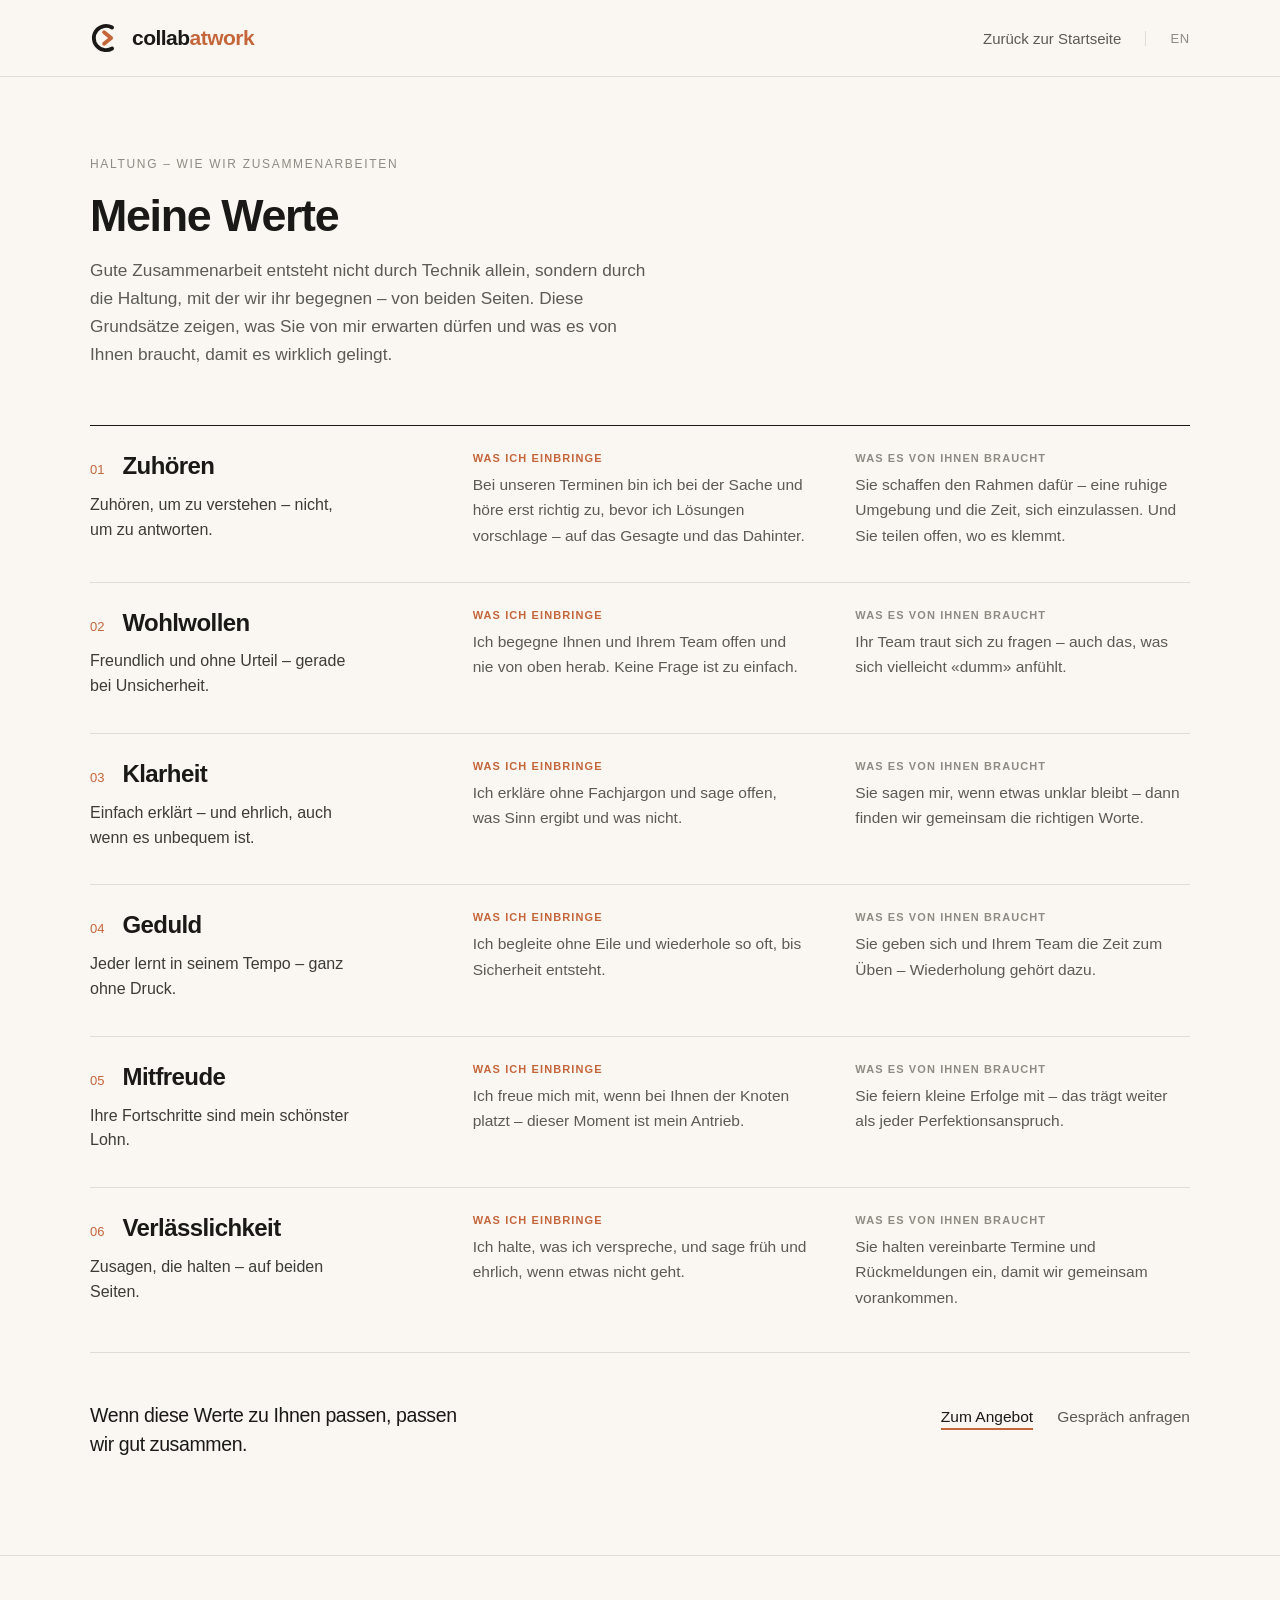
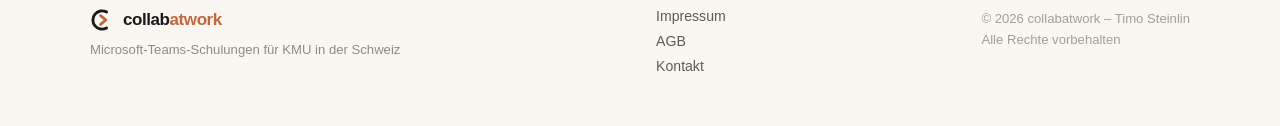
<file: werte.html>
<!DOCTYPE html>
<html lang="de">
<head>
<meta charset="utf-8">
<meta name="viewport" content="width=device-width, initial-scale=1">
<title>Meine Werte – collabatwork</title>
<meta name="description" content="Sechs Grundsätze für die Zusammenarbeit – was Sie von mir erwarten dürfen und was es von Ihnen braucht.">
<link rel="canonical" href="https://collabatwork.ch/werte.html">
<link rel="alternate" hreflang="de" href="https://collabatwork.ch/werte.html">
<link rel="alternate" hreflang="en" href="https://collabatwork.ch/values.html">
<link rel="icon" href="data:image/svg+xml,%3Csvg xmlns='http://www.w3.org/2000/svg' viewBox='0 0 100 100'%3E%3Cg fill='none' stroke-width='12' stroke-linecap='round' stroke-linejoin='round'%3E%3Cpath d='M69 17.1A38 38 0 1 0 69 82.9' stroke='%231A1917'/%3E%3Cpath d='M44 32 66 50 44 68' stroke='%23C4653A'/%3E%3C/g%3E%3C/svg%3E">
<meta property="og:title" content="Meine Werte – collabatwork">
<meta property="og:description" content="Sechs Grundsätze für die Zusammenarbeit – was Sie von mir erwarten dürfen und was es von Ihnen braucht.">
<meta property="og:type" content="website">
<meta property="og:locale" content="de_CH">
<meta property="og:url" content="https://collabatwork.ch/werte.html">
<meta property="og:image" content="https://collabatwork.ch/vorschau.png">
<meta property="og:image:width" content="1200">
<meta property="og:image:height" content="630">
<meta name="twitter:card" content="summary_large_image">
<link rel="stylesheet" href="style.css">
</head>
<body>
<!--
  collabatwork.ch – Werteseite (deutsch)

  Zweck       : Sechs Grundsätze der Zusammenarbeit. Vom Angebotsabschnitt der
                Startseite und aus der Fusszeile verlinkt.
  Zwilling    : values.html (englisch) – jede Änderung in beiden Dateien nachziehen.
  Aufbau      : Entwurfsband, Kopfzeile, Einleitung, sechs Wertezeilen, Abschluss, Fusszeile.

  Gestaltung  : Stile stehen absichtlich inline, damit die Seite ohne zweite
                Anfrage dargestellt wird. Übergreifende Regeln: style.css
  Schrift     : Systemschrift des Geräts, es wird keine Schrift nachgeladen
  Farben      : Sand #FAF7F2 · Text #1A1917 · Fliesstext #3D3B36 · Leise #8E8B84
                Haarlinie #E2DDD4 · Signal (Marke) #C4653A · Dunkelband #1A1917
  Raster      : max. 1180px breit, Rand clamp(20px,4vw,40px)
  Wertezeile  : drei Spalten, die bei schmalen Fenstern untereinander laufen –
                links Nummer, Name und Kernsatz, dann «was ich einbringe»,
                dann «was es von der Kundschaft braucht». Gleiche Form wie die
                Angebotszeilen auf der Startseite.
  Haarlinien  : die erste Zeile trägt #1A1917 (kräftig, öffnet die Liste), alle
                weiteren #E2DDD4. Keine Linie unter der letzten Zeile – dort
                schliesst der Abschlussblock mit eigener Linie an.
  Kein JS     : diese Seite braucht site.js nicht, sie hat kein Menü und kein Formular
-->
<div style="width:100%;background:#FAF7F2">

  <!-- ENTWURFSBAND – entfernen, sobald die Seite offiziell ist -->
    <!-- KOPFZEILE – schlank: Logo, Rückweg, Sprachwechsel. Kein Menü, kein Sticky -->
  <header style="background:#FAF7F2;border-bottom:1px solid #E2DDD4">
    <div style="max-width:1180px;margin:0 auto;padding:0 clamp(20px,4vw,40px);height:76px;display:flex;align-items:center;justify-content:space-between;gap:20px">
      <a href="index.html" style="display:flex;align-items:center;gap:10px;text-decoration:none;flex-shrink:0">
        <svg width="32" height="32" viewBox="0 0 100 100" fill="none" aria-hidden="true"><path d="M69 17.1A38 38 0 1 0 69 82.9" stroke="#1A1917" stroke-width="12" stroke-linecap="round"></path><path d="M44 32 66 50 44 68" stroke="#C4653A" stroke-width="12" stroke-linecap="round" stroke-linejoin="round"></path></svg>
        <span style="font-size:21px;font-weight:600;letter-spacing:-.025em">collab<span style="color:#C4653A">atwork</span></span>
      </a>
      <div style="display:flex;align-items:center;gap:24px;font-size:15px">
        <a href="index.html" style="text-decoration:none;color:#5C5A54">Zurück zur Startseite</a>
        <a href="values.html" style="text-decoration:none;color:#8E8B84;font-size:13px;letter-spacing:.06em;padding-left:24px;border-left:1px solid #E2DDD4">EN</a>
      </div>
    </div>
  </header>

  <main style="display:block">
    <section style="max-width:1180px;margin:0 auto;padding:clamp(48px,7vw,80px) clamp(20px,4vw,40px) clamp(56px,8vw,96px)">
      <!-- EINLEITUNG – Augenbraue, Titel, Absicht der Seite -->
      <div style="font-size:12px;letter-spacing:.14em;text-transform:uppercase;color:#8E8B84;margin-bottom:20px">Haltung – wie wir zusammenarbeiten</div>
      <h1 style="margin:0 0 18px;font-size:clamp(1.9rem,4vw,2.8rem);font-weight:700;line-height:1.08;letter-spacing:-.03em;max-width:22ch;text-wrap:pretty">Meine Werte</h1>
      <p style="margin:0 0 clamp(36px,6vw,56px);font-size:1.08rem;line-height:1.62;color:#5C5A54;max-width:58ch">Gute Zusammenarbeit entsteht nicht durch Technik allein, sondern durch die Haltung, mit der wir ihr begegnen – von beiden Seiten. Diese Grundsätze zeigen, was Sie von mir erwarten dürfen und was es von Ihnen braucht, damit es wirklich gelingt.</p>

      <!-- SECHS WERTE – je eine Zeile. Reihenfolge und Nummern hängen zusammen:
           wird eine Zeile entfernt, die Nummern der folgenden anpassen -->
      <div style="display:grid;grid-template-columns:repeat(auto-fit,minmax(min(280px,100%),1fr));gap:clamp(20px,4vw,48px);border-top:1px solid #1A1917;padding:26px 0 34px">
        <div>
          <div style="display:flex;gap:18px;align-items:baseline">
            <span style="font-size:13px;color:#C4653A;font-weight:500">01</span> <!-- Zuhören (verschmolzen aus Präsenz und Zuhören) -->
            <h2 style="margin:0;font-size:1.5rem;font-weight:600;letter-spacing:-.024em;line-height:1.2">Zuhören</h2>
          </div>
          <div style="margin-top:12px;font-size:1rem;line-height:1.55;color:#3D3B36;max-width:30ch">Zuhören, um zu verstehen – nicht, um zu antworten.</div>
        </div>
        <div>
          <div style="font-size:11px;letter-spacing:.1em;text-transform:uppercase;color:#C4653A;font-weight:600;margin-bottom:8px">Was ich einbringe</div>
          <p style="margin:0;font-size:.97rem;line-height:1.62;color:#5C5A54">Bei unseren Terminen bin ich bei der Sache und höre erst richtig zu, bevor ich Lösungen vorschlage – auf das Gesagte und das Dahinter.</p>
        </div>
        <div>
          <div style="font-size:11px;letter-spacing:.1em;text-transform:uppercase;color:#8E8B84;font-weight:600;margin-bottom:8px">Was es von Ihnen braucht</div>
          <p style="margin:0;font-size:.97rem;line-height:1.62;color:#5C5A54">Sie schaffen den Rahmen dafür – eine ruhige Umgebung und die Zeit, sich einzulassen. Und Sie teilen offen, wo es klemmt.</p>
        </div>
      </div>
      <div style="display:grid;grid-template-columns:repeat(auto-fit,minmax(min(280px,100%),1fr));gap:clamp(20px,4vw,48px);border-top:1px solid #E2DDD4;padding:26px 0 34px">
        <div>
          <div style="display:flex;gap:18px;align-items:baseline">
            <span style="font-size:13px;color:#C4653A;font-weight:500">02</span> <!-- Wohlwollen -->
            <h2 style="margin:0;font-size:1.5rem;font-weight:600;letter-spacing:-.024em;line-height:1.2">Wohlwollen</h2>
          </div>
          <div style="margin-top:12px;font-size:1rem;line-height:1.55;color:#3D3B36;max-width:30ch">Freundlich und ohne Urteil – gerade bei Unsicherheit.</div>
        </div>
        <div>
          <div style="font-size:11px;letter-spacing:.1em;text-transform:uppercase;color:#C4653A;font-weight:600;margin-bottom:8px">Was ich einbringe</div>
          <p style="margin:0;font-size:.97rem;line-height:1.62;color:#5C5A54">Ich begegne Ihnen und Ihrem Team offen und nie von oben herab. Keine Frage ist zu einfach.</p>
        </div>
        <div>
          <div style="font-size:11px;letter-spacing:.1em;text-transform:uppercase;color:#8E8B84;font-weight:600;margin-bottom:8px">Was es von Ihnen braucht</div>
          <p style="margin:0;font-size:.97rem;line-height:1.62;color:#5C5A54">Ihr Team traut sich zu fragen – auch das, was sich vielleicht «dumm» anfühlt.</p>
        </div>
      </div>
      <div style="display:grid;grid-template-columns:repeat(auto-fit,minmax(min(280px,100%),1fr));gap:clamp(20px,4vw,48px);border-top:1px solid #E2DDD4;padding:26px 0 34px">
        <div>
          <div style="display:flex;gap:18px;align-items:baseline">
            <span style="font-size:13px;color:#C4653A;font-weight:500">03</span> <!-- Klarheit -->
            <h2 style="margin:0;font-size:1.5rem;font-weight:600;letter-spacing:-.024em;line-height:1.2">Klarheit</h2>
          </div>
          <div style="margin-top:12px;font-size:1rem;line-height:1.55;color:#3D3B36;max-width:30ch">Einfach erklärt – und ehrlich, auch wenn es unbequem ist.</div>
        </div>
        <div>
          <div style="font-size:11px;letter-spacing:.1em;text-transform:uppercase;color:#C4653A;font-weight:600;margin-bottom:8px">Was ich einbringe</div>
          <p style="margin:0;font-size:.97rem;line-height:1.62;color:#5C5A54">Ich erkläre ohne Fachjargon und sage offen, was Sinn ergibt und was nicht.</p>
        </div>
        <div>
          <div style="font-size:11px;letter-spacing:.1em;text-transform:uppercase;color:#8E8B84;font-weight:600;margin-bottom:8px">Was es von Ihnen braucht</div>
          <p style="margin:0;font-size:.97rem;line-height:1.62;color:#5C5A54">Sie sagen mir, wenn etwas unklar bleibt – dann finden wir gemeinsam die richtigen Worte.</p>
        </div>
      </div>
      <div style="display:grid;grid-template-columns:repeat(auto-fit,minmax(min(280px,100%),1fr));gap:clamp(20px,4vw,48px);border-top:1px solid #E2DDD4;padding:26px 0 34px">
        <div>
          <div style="display:flex;gap:18px;align-items:baseline">
            <span style="font-size:13px;color:#C4653A;font-weight:500">04</span> <!-- Geduld -->
            <h2 style="margin:0;font-size:1.5rem;font-weight:600;letter-spacing:-.024em;line-height:1.2">Geduld</h2>
          </div>
          <div style="margin-top:12px;font-size:1rem;line-height:1.55;color:#3D3B36;max-width:30ch">Jeder lernt in seinem Tempo – ganz ohne Druck.</div>
        </div>
        <div>
          <div style="font-size:11px;letter-spacing:.1em;text-transform:uppercase;color:#C4653A;font-weight:600;margin-bottom:8px">Was ich einbringe</div>
          <p style="margin:0;font-size:.97rem;line-height:1.62;color:#5C5A54">Ich begleite ohne Eile und wiederhole so oft, bis Sicherheit entsteht.</p>
        </div>
        <div>
          <div style="font-size:11px;letter-spacing:.1em;text-transform:uppercase;color:#8E8B84;font-weight:600;margin-bottom:8px">Was es von Ihnen braucht</div>
          <p style="margin:0;font-size:.97rem;line-height:1.62;color:#5C5A54">Sie geben sich und Ihrem Team die Zeit zum Üben – Wiederholung gehört dazu.</p>
        </div>
      </div>
      <div style="display:grid;grid-template-columns:repeat(auto-fit,minmax(min(280px,100%),1fr));gap:clamp(20px,4vw,48px);border-top:1px solid #E2DDD4;padding:26px 0 34px">
        <div>
          <div style="display:flex;gap:18px;align-items:baseline">
            <span style="font-size:13px;color:#C4653A;font-weight:500">05</span> <!-- Mitfreude -->
            <h2 style="margin:0;font-size:1.5rem;font-weight:600;letter-spacing:-.024em;line-height:1.2">Mitfreude</h2>
          </div>
          <div style="margin-top:12px;font-size:1rem;line-height:1.55;color:#3D3B36;max-width:30ch">Ihre Fortschritte sind mein schönster Lohn.</div>
        </div>
        <div>
          <div style="font-size:11px;letter-spacing:.1em;text-transform:uppercase;color:#C4653A;font-weight:600;margin-bottom:8px">Was ich einbringe</div>
          <p style="margin:0;font-size:.97rem;line-height:1.62;color:#5C5A54">Ich freue mich mit, wenn bei Ihnen der Knoten platzt – dieser Moment ist mein Antrieb.</p>
        </div>
        <div>
          <div style="font-size:11px;letter-spacing:.1em;text-transform:uppercase;color:#8E8B84;font-weight:600;margin-bottom:8px">Was es von Ihnen braucht</div>
          <p style="margin:0;font-size:.97rem;line-height:1.62;color:#5C5A54">Sie feiern kleine Erfolge mit – das trägt weiter als jeder Perfektionsanspruch.</p>
        </div>
      </div>
      <div style="display:grid;grid-template-columns:repeat(auto-fit,minmax(min(280px,100%),1fr));gap:clamp(20px,4vw,48px);border-top:1px solid #E2DDD4;padding:26px 0 34px">
        <div>
          <div style="display:flex;gap:18px;align-items:baseline">
            <span style="font-size:13px;color:#C4653A;font-weight:500">06</span> <!-- Verlässlichkeit -->
            <h2 style="margin:0;font-size:1.5rem;font-weight:600;letter-spacing:-.024em;line-height:1.2">Verlässlichkeit</h2>
          </div>
          <div style="margin-top:12px;font-size:1rem;line-height:1.55;color:#3D3B36;max-width:30ch">Zusagen, die halten – auf beiden Seiten.</div>
        </div>
        <div>
          <div style="font-size:11px;letter-spacing:.1em;text-transform:uppercase;color:#C4653A;font-weight:600;margin-bottom:8px">Was ich einbringe</div>
          <p style="margin:0;font-size:.97rem;line-height:1.62;color:#5C5A54">Ich halte, was ich verspreche, und sage früh und ehrlich, wenn etwas nicht geht.</p>
        </div>
        <div>
          <div style="font-size:11px;letter-spacing:.1em;text-transform:uppercase;color:#8E8B84;font-weight:600;margin-bottom:8px">Was es von Ihnen braucht</div>
          <p style="margin:0;font-size:.97rem;line-height:1.62;color:#5C5A54">Sie halten vereinbarte Termine und Rückmeldungen ein, damit wir gemeinsam vorankommen.</p>
        </div>
      </div>

      <!-- ABSCHLUSS – Merksatz und zwei Wege zurück in die Startseite -->
      <div style="border-top:1px solid #E2DDD4;margin-top:8px;padding-top:clamp(32px,5vw,48px);display:flex;flex-wrap:wrap;gap:clamp(20px,4vw,48px);align-items:baseline;justify-content:space-between">
        <p style="margin:0;font-size:1.22rem;line-height:1.5;font-weight:500;letter-spacing:-.02em;max-width:34ch">Wenn diese Werte zu Ihnen passen, passen wir gut zusammen.</p>
        <div style="display:flex;flex-wrap:wrap;gap:24px;font-size:.97rem">
          <a href="index.html#angebot" style="text-decoration:none;color:#1A1917;font-weight:500;border-bottom:2px solid #C4653A;padding-bottom:2px">Zum Angebot</a>
          <a href="index.html#kontakt" style="text-decoration:none;color:#5C5A54">Gespräch anfragen</a>
        </div>
      </div>
    </section>
  </main>

  <!-- FUSSZEILE – wie auf der Startseite, ohne Sprachliste -->
  <footer style="border-top:1px solid #E2DDD4">
    <div style="max-width:1180px;margin:0 auto;padding:clamp(38px,6vw,52px) clamp(20px,4vw,40px);display:flex;justify-content:space-between;align-items:flex-start;flex-wrap:wrap;gap:28px">
      <div style="display:flex;flex-direction:column;gap:10px">
        <a href="index.html" style="display:flex;align-items:center;gap:9px;text-decoration:none">
          <svg width="24" height="24" viewBox="0 0 100 100" fill="none" aria-hidden="true"><path d="M69 17.1A38 38 0 1 0 69 82.9" stroke="#1A1917" stroke-width="12" stroke-linecap="round"></path><path d="M44 32 66 50 44 68" stroke="#C4653A" stroke-width="12" stroke-linecap="round" stroke-linejoin="round"></path></svg>
          <span style="font-size:17px;font-weight:600;letter-spacing:-.025em">collab<span style="color:#C4653A">atwork</span></span>
        </a>
        <span style="font-size:.82rem;color:#8E8B84">Microsoft-Teams-Schulungen für KMU in der Schweiz</span>
      </div>
      <div style="display:flex;flex-direction:column;gap:9px;font-size:.88rem">
        <a href="rechtliches.html" style="text-decoration:none;color:#5C5A54">Impressum</a>
        <a href="agb.html" style="text-decoration:none;color:#5C5A54">AGB</a>
        <a href="mailto:info@collabatwork.ch" style="text-decoration:none;color:#5C5A54">Kontakt</a>
      </div>
      <div style="font-size:.82rem;color:#A19E97;line-height:1.6">© 2026 collabatwork – Timo Steinlin<br>Alle Rechte vorbehalten</div>
    </div>
  </footer>

</div>
</body>
</html>
</file>
<file: style.css>
* { box-sizing: border-box; }
html { scroll-behavior: smooth; }
@media (prefers-reduced-motion: reduce) { html { scroll-behavior: auto; } }
body {
  margin: 0;
  font-family: -apple-system, BlinkMacSystemFont, "Segoe UI", Roboto, "Helvetica Neue", Arial, sans-serif;
  background: #FAF7F2;
  color: #1A1917;
  -webkit-font-smoothing: antialiased;
  text-rendering: optimizeLegibility;
}
a { color: #1A1917; }
a:hover { color: #C4653A; }
img { display: block; max-width: 100%; }
::selection { background: #F1D9CC; }
input:focus, select:focus, textarea:focus { outline: 2px solid #C4653A; outline-offset: -2px; }
[hidden] { display: none !important; }

.cw-mob { display: none; }
.cw-mob.open { display: flex; }
@media (max-width: 860px) {
  .cw-nav { display: none !important; }
  .cw-burger { display: flex !important; }
}

header .cw-nav a:hover { color: #1A1917; }
a[style*="background:#C4653A"]:hover { background: #1A1917 !important; }
a[style*="border:1px solid #D8D2C7"]:hover { border-color: #1A1917 !important; }
a[style*="border-right:1px solid #E2DDD4"]:hover,
a[style*="padding:20px 0 20px"]:hover { background: #fff; }
button[type=submit]:hover { background: #C4653A !important; }
.cw-burger:hover { border-color: #1A1917; }

.draft {
  background: #1A1917; color: #B8B4AC;
  padding: 9px 24px; display: flex; gap: 12px; align-items: baseline;
  justify-content: center; flex-wrap: wrap; font-size: 13px; line-height: 1.5;
}
.draft b { color: #C4653A; font-weight: 500; letter-spacing: .08em; text-transform: uppercase; font-size: 11px; }

.legal { max-width: 760px; margin: 0 auto; padding: clamp(52px,9vw,80px) clamp(20px,5vw,28px) clamp(66px,11vw,100px); }
.legal h1 { font-size: clamp(2rem,5vw,3rem); font-weight: 700; letter-spacing: -.03em; line-height: 1.08; margin: 26px 0 34px; }
.legal h2 { font-size: 1.02rem; font-weight: 600; margin-bottom: 10px; }
.legal section { margin-bottom: 30px; font-size: 1.02rem; line-height: 1.68; color: #3D3B36; }
.legal p { margin: 0 0 14px; }
.legal .end { font-size: .9rem; color: #6E6A63; border-top: 1px solid #E2DDD4; padding-top: 20px; }
.legal .back { font-size: .95rem; font-weight: 500; }

/* Umbruch: senkrechte Trennlinien werden zu waagrechten, Einzüge fallen weg */
@media (max-width: 700px) {
  a[style*="border-right:1px solid #E2DDD4"],
  div[style*="border-right:1px solid #E2DDD4"] {
    border-right: none !important;
    border-bottom: 1px solid #E2DDD4 !important;
  }
  a[style*="padding:20px 0 20px"],
  div[style*="padding:28px 0 30px"] { padding-left: 0 !important; }
  a[style*="padding:20px clamp(16px,2vw,28px)"],
  div[style*="padding:28px clamp(20px,3vw,34px)"] { padding-left: 0 !important; padding-right: 0 !important; }
}

/* Sprachknopf nur auf schmalen Geräten, neben dem Menüsymbol */
.cw-lang-mob { display: none; }
@media (max-width: 860px) { .cw-lang-mob { display: inline-flex !important; } }
</file>
